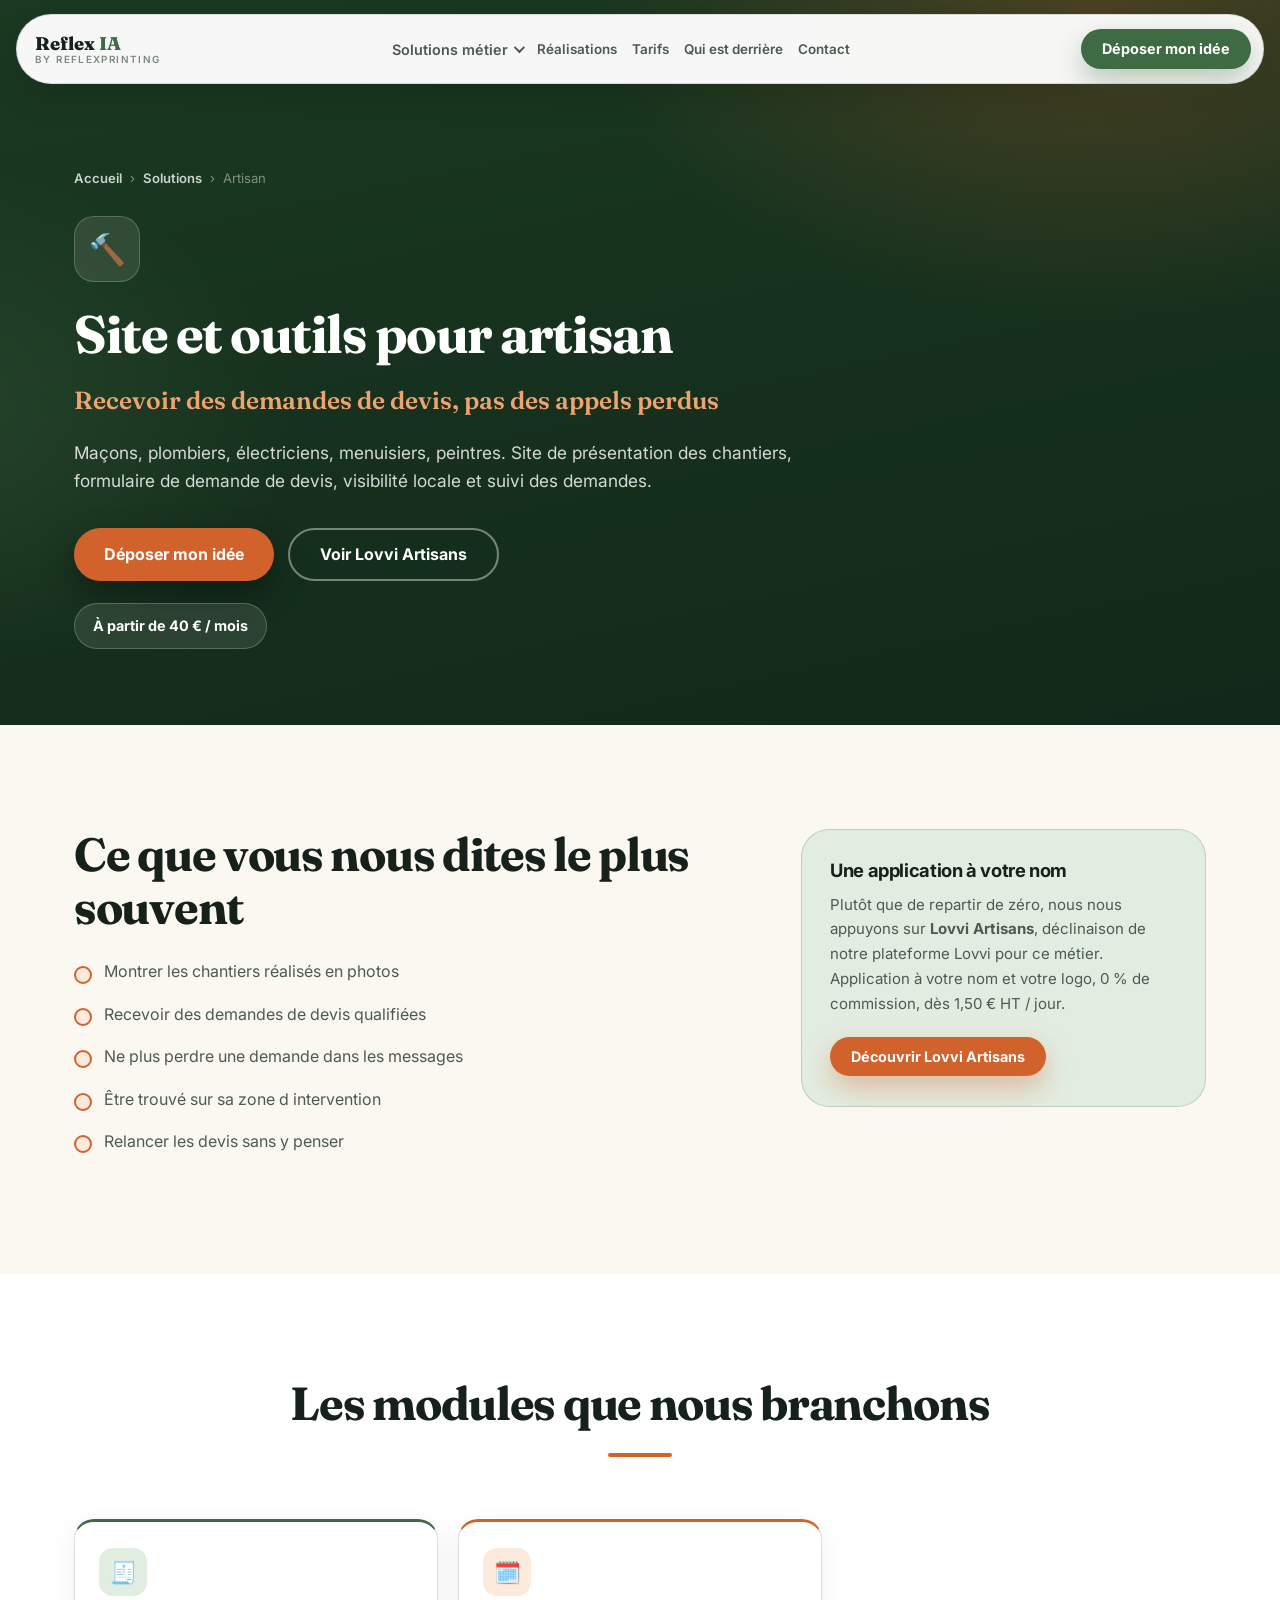
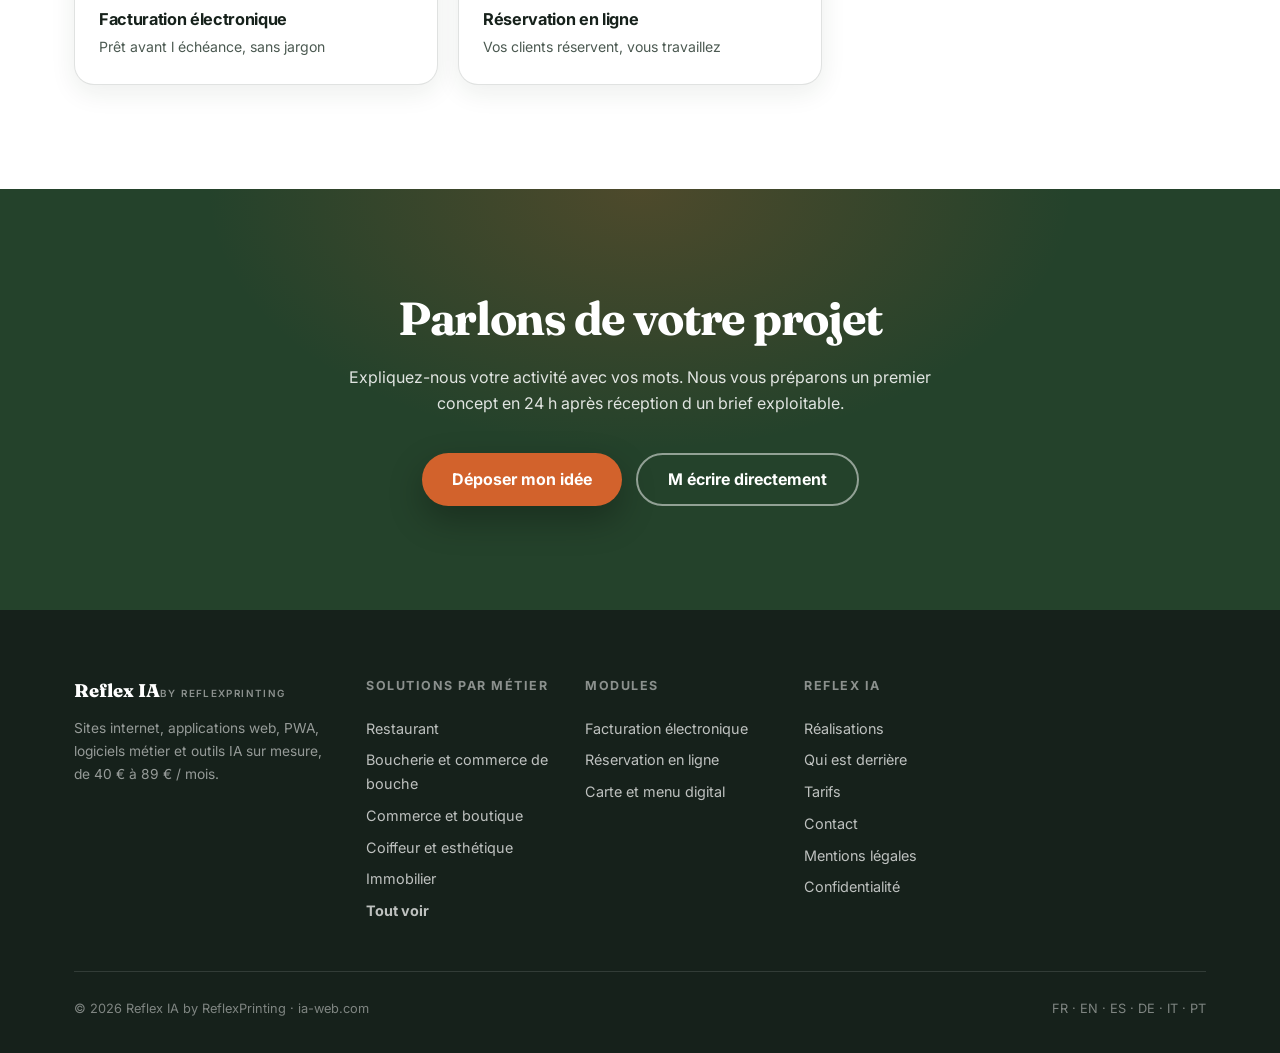
<file: artisan.html>
<!DOCTYPE html>
<html lang="fr">
<head>
<meta charset="UTF-8">
<meta name="viewport" content="width=device-width, initial-scale=1.0">
<title>Site et outils pour artisan | Reflex IA</title>
<meta name="description" content="Maçons, plombiers, électriciens, menuisiers, peintres. Site de présentation des chantiers, demande de devis, visibilité locale et suivi des demandes.">
<link rel="canonical" href="https://ia-web.com/artisan.html">
<meta name="robots" content="index,follow">
<meta property="og:type" content="article">
<meta property="og:url" content="https://ia-web.com/artisan.html">
<meta property="og:title" content="Site et outils pour artisan | Reflex IA">
<meta property="og:description" content="Présentation des chantiers, demande de devis, visibilité locale et suivi des demandes.">
<meta property="og:locale" content="fr_FR">
<link rel="preconnect" href="https://fonts.googleapis.com">
<link rel="preconnect" href="https://fonts.gstatic.com" crossorigin>
<link href="https://fonts.googleapis.com/css2?family=Inter:wght@400;500;600;700;800&family=Fraunces:opsz,wght@9..144,500;9..144,600;9..144,700&display=swap" rel="stylesheet">
<link rel="stylesheet" href="css/styles.css">
<link rel="stylesheet" href="css/pages.css">
</head>
<body class="page-solution">

<header class="header">
  <div class="header-inner">
    <a href="index.html" class="logo" aria-label="Reflex IA, accueil">
      <strong>Reflex <em>IA</em></strong>
      <span>by ReflexPrinting</span>
    </a>
    <nav class="nav" id="nav" aria-label="Navigation principale"></nav>
    <div class="header-actions">
      <a href="index.html#idee" class="btn btn-primary btn-sm">D&eacute;poser mon id&eacute;e</a>
      <button class="burger" id="burger" aria-label="Menu" aria-expanded="false"><span></span><span></span><span></span></button>
    </div>
  </div>
</header>


<section class="page-hero">
  <div class="container">
    <nav class="fil" aria-label="Fil d ariane">
      <a href="index.html">Accueil</a> <span>&rsaquo;</span>
      <a href="solutions.html">Solutions</a> <span>&rsaquo;</span>
      <span class="fil-actuel">Artisan</span>
    </nav>
    <span class="page-ico" aria-hidden="true">🔨</span>
    <h1>Site et outils pour artisan</h1>
    <p class="page-accroche">Recevoir des demandes de devis, pas des appels perdus</p>
    <p class="page-intro">Ma&ccedil;ons, plombiers, &eacute;lectriciens, menuisiers, peintres. Site de pr&eacute;sentation des chantiers, formulaire de demande de devis, visibilit&eacute; locale et suivi des demandes.</p>
    <div class="page-cta">
      <a href="index.html#idee" class="btn btn-primary">D&eacute;poser mon id&eacute;e</a>
      <a href="https://lovvi.fr/metiers/services" target="_blank" rel="noopener noreferrer" class="btn btn-ghost">Voir Lovvi Artisans</a>
    </div>
    <p class="page-prix">&Agrave; partir de 40 &euro; / mois</p>
  </div>
</section>

<section>
  <div class="container">
    <div class="split-txt">
      <div>
        <h2>Ce que vous nous dites le plus souvent</h2>
        <ul class="besoins">
        <li>Montrer les chantiers r&eacute;alis&eacute;s en photos</li>
        <li>Recevoir des demandes de devis qualifi&eacute;es</li>
        <li>Ne plus perdre une demande dans les messages</li>
        <li>&Ecirc;tre trouv&eacute; sur sa zone d intervention</li>
        <li>Relancer les devis sans y penser</li>
        </ul>
      </div>
      <div class="encart">
        <h3>Une application &agrave; votre nom</h3>
        <p>Plut&ocirc;t que de repartir de z&eacute;ro, nous nous appuyons sur <strong>Lovvi Artisans</strong>, d&eacute;clinaison de notre plateforme Lovvi pour ce m&eacute;tier. Application &agrave; votre nom et votre logo, 0 % de commission, d&egrave;s 1,50 &euro; HT / jour.</p>
        <a href="https://lovvi.fr/metiers/services" target="_blank" rel="noopener noreferrer" class="btn btn-terra btn-sm">D&eacute;couvrir Lovvi Artisans</a>
      </div>
    </div>
  </div>
</section>

<section class="section-light">
  <div class="container">
    <div class="section-head"><h2>Les modules que nous branchons</h2></div>
    <div class="mod-grid">
      <a class="mod-card" href="facturation-electronique.html"><span class="mod-ico">🧾</span><h3>Facturation &eacute;lectronique</h3><p>Pr&ecirc;t avant l &eacute;ch&eacute;ance, sans jargon</p></a>
      <a class="mod-card" href="reservation-en-ligne.html"><span class="mod-ico">🗓️</span><h3>R&eacute;servation en ligne</h3><p>Vos clients r&eacute;servent, vous travaillez</p></a>
    </div>
  </div>
</section>

<section class="final-cta">
  <div class="container">
    <h2>Parlons de votre projet</h2>
    <p>Expliquez-nous votre activit&eacute; avec vos mots. Nous vous pr&eacute;parons un premier concept en 24 h apr&egrave;s r&eacute;ception d un brief exploitable.</p>
    <div class="final-actions">
      <a href="index.html#idee" class="btn btn-primary">D&eacute;poser mon id&eacute;e</a>
      <a href="mailto:contact@reflexprinting.fr" class="btn btn-ghost">M &eacute;crire directement</a>
    </div>
  </div>
</section>


<footer class="footer">
  <div class="container">
    <div class="footer-grid">
      <div class="footer-brand">
        <a href="index.html" class="logo"><strong>Reflex <em>IA</em></strong><span>by ReflexPrinting</span></a>
        <p>Sites internet, applications web, PWA, logiciels m&eacute;tier et outils IA sur mesure, de 40 &euro; &agrave; 89 &euro; / mois.</p>
      </div>
      <div>
        <h4>Solutions par m&eacute;tier</h4>
        <a href="restaurant.html">Restaurant</a>
        <a href="boucherie-commerce-de-bouche.html">Boucherie et commerce de bouche</a>
        <a href="commerce.html">Commerce et boutique</a>
        <a href="coiffeur-esthetique.html">Coiffeur et esth&eacute;tique</a>
        <a href="immobilier.html">Immobilier</a>
        <a href="solutions.html"><strong>Tout voir</strong></a>
      </div>
      <div>
        <h4>Modules</h4>
        <a href="facturation-electronique.html">Facturation &eacute;lectronique</a>
        <a href="reservation-en-ligne.html">R&eacute;servation en ligne</a>
        <a href="carte-menu-digital.html">Carte et menu digital</a>
      </div>
      <div>
        <h4>Reflex IA</h4>
        <a href="index.html#realisations">R&eacute;alisations</a>
        <a href="index.html#qui">Qui est derri&egrave;re</a>
        <a href="index.html#tarifs">Tarifs</a>
        <a href="index.html#contact">Contact</a>
        <a href="mentions-legales.html">Mentions l&eacute;gales</a>
        <a href="confidentialite.html">Confidentialit&eacute;</a>
      </div>
    </div>
    <div class="footer-bottom">
      <span>&copy; <span id="year">2026</span> Reflex IA by ReflexPrinting &middot; ia-web.com</span>
      <span>FR &middot; EN &middot; ES &middot; DE &middot; IT &middot; PT</span>
    </div>
  </div>
</footer>

<script src="js/menu.js"></script>
</body>
</html>
</file>
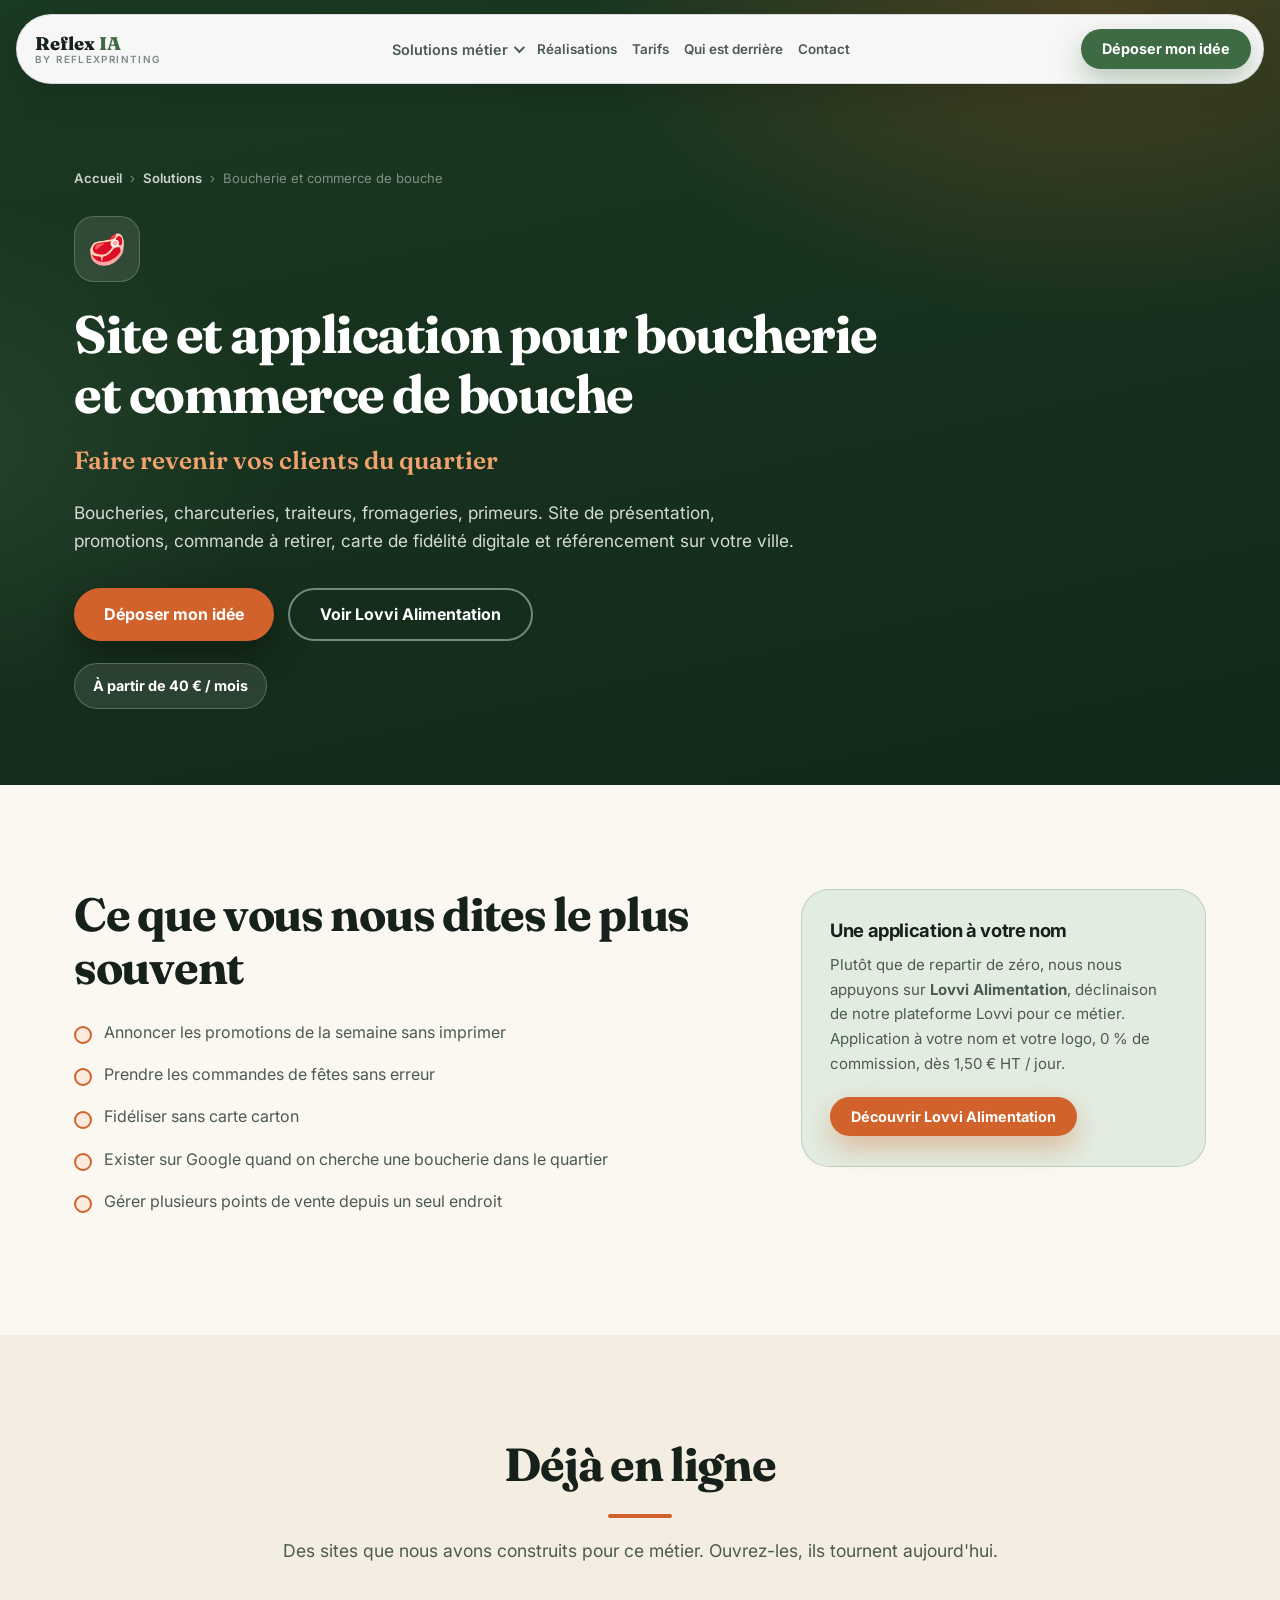
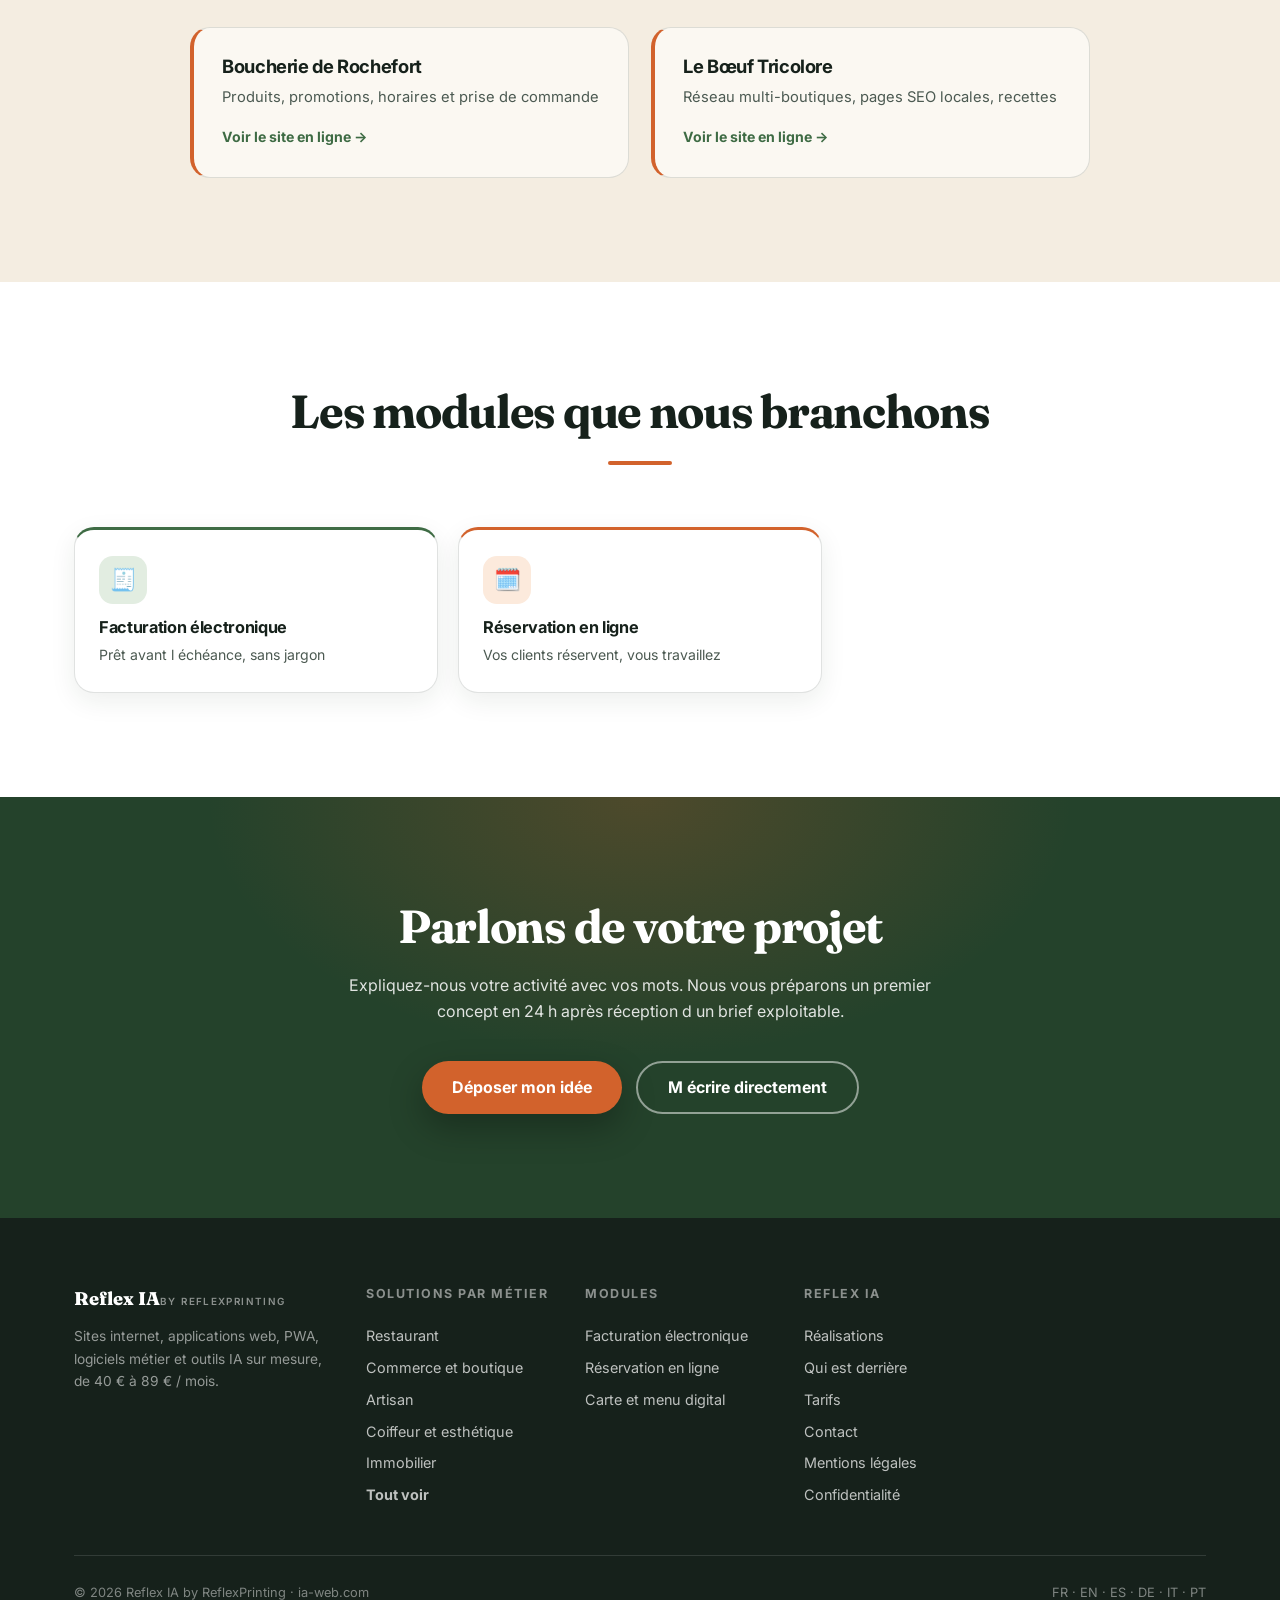
<file: boucherie-commerce-de-bouche.html>
<!DOCTYPE html>
<html lang="fr">
<head>
<meta charset="UTF-8">
<meta name="viewport" content="width=device-width, initial-scale=1.0">
<title>Site et application pour boucherie et commerce de bouche | Reflex IA</title>
<meta name="description" content="Boucheries, charcuteries, traiteurs, fromageries, primeurs. Site, promotions, commande à retirer, carte de fidélité digitale et référencement sur votre ville.">
<link rel="canonical" href="https://ia-web.com/boucherie-commerce-de-bouche.html">
<meta name="robots" content="index,follow">
<meta property="og:type" content="article">
<meta property="og:url" content="https://ia-web.com/boucherie-commerce-de-bouche.html">
<meta property="og:title" content="Site et application pour boucherie et commerce de bouche | Reflex IA">
<meta property="og:description" content="Boucheries, charcuteries, traiteurs, fromageries, primeurs. Promotions, commande à retirer, fidélité digitale et visibilité locale.">
<meta property="og:locale" content="fr_FR">
<link rel="preconnect" href="https://fonts.googleapis.com">
<link rel="preconnect" href="https://fonts.gstatic.com" crossorigin>
<link href="https://fonts.googleapis.com/css2?family=Inter:wght@400;500;600;700;800&family=Fraunces:opsz,wght@9..144,500;9..144,600;9..144,700&display=swap" rel="stylesheet">
<link rel="stylesheet" href="css/styles.css">
<link rel="stylesheet" href="css/pages.css">
</head>
<body class="page-solution">

<header class="header">
  <div class="header-inner">
    <a href="index.html" class="logo" aria-label="Reflex IA, accueil">
      <strong>Reflex <em>IA</em></strong>
      <span>by ReflexPrinting</span>
    </a>
    <nav class="nav" id="nav" aria-label="Navigation principale"></nav>
    <div class="header-actions">
      <a href="index.html#idee" class="btn btn-primary btn-sm">D&eacute;poser mon id&eacute;e</a>
      <button class="burger" id="burger" aria-label="Menu" aria-expanded="false"><span></span><span></span><span></span></button>
    </div>
  </div>
</header>


<section class="page-hero">
  <div class="container">
    <nav class="fil" aria-label="Fil d ariane">
      <a href="index.html">Accueil</a> <span>&rsaquo;</span>
      <a href="solutions.html">Solutions</a> <span>&rsaquo;</span>
      <span class="fil-actuel">Boucherie et commerce de bouche</span>
    </nav>
    <span class="page-ico" aria-hidden="true">🥩</span>
    <h1>Site et application pour boucherie et commerce de bouche</h1>
    <p class="page-accroche">Faire revenir vos clients du quartier</p>
    <p class="page-intro">Boucheries, charcuteries, traiteurs, fromageries, primeurs. Site de pr&eacute;sentation, promotions, commande &agrave; retirer, carte de fid&eacute;lit&eacute; digitale et r&eacute;f&eacute;rencement sur votre ville.</p>
    <div class="page-cta">
      <a href="index.html#idee" class="btn btn-primary">D&eacute;poser mon id&eacute;e</a>
      <a href="https://lovvi.fr/metiers/market" target="_blank" rel="noopener noreferrer" class="btn btn-ghost">Voir Lovvi Alimentation</a>
    </div>
    <p class="page-prix">&Agrave; partir de 40 &euro; / mois</p>
  </div>
</section>

<section>
  <div class="container">
    <div class="split-txt">
      <div>
        <h2>Ce que vous nous dites le plus souvent</h2>
        <ul class="besoins">
        <li>Annoncer les promotions de la semaine sans imprimer</li>
        <li>Prendre les commandes de f&ecirc;tes sans erreur</li>
        <li>Fid&eacute;liser sans carte carton</li>
        <li>Exister sur Google quand on cherche une boucherie dans le quartier</li>
        <li>G&eacute;rer plusieurs points de vente depuis un seul endroit</li>
        </ul>
      </div>
      <div class="encart">
        <h3>Une application &agrave; votre nom</h3>
        <p>Plut&ocirc;t que de repartir de z&eacute;ro, nous nous appuyons sur <strong>Lovvi Alimentation</strong>, d&eacute;clinaison de notre plateforme Lovvi pour ce m&eacute;tier. Application &agrave; votre nom et votre logo, 0 % de commission, d&egrave;s 1,50 &euro; HT / jour.</p>
        <a href="https://lovvi.fr/metiers/market" target="_blank" rel="noopener noreferrer" class="btn btn-terra btn-sm">D&eacute;couvrir Lovvi Alimentation</a>
      </div>
    </div>
  </div>
</section>

  <section class="section-refs">
    <div class="container">
      <div class="section-head"><h2>D&eacute;j&agrave; en ligne</h2>
      <p class="section-sub">Des sites que nous avons construits pour ce m&eacute;tier. Ouvrez-les, ils tournent aujourd'hui.</p></div>
      <div class="ref-grid">
      <a class="ref-card" href="https://www.boucherie-rochefort.fr/" target="_blank" rel="noopener noreferrer"><h3>Boucherie de Rochefort</h3><p>Produits, promotions, horaires et prise de commande</p><span class="ref-link">Voir le site en ligne &rarr;</span></a>
      <a class="ref-card" href="https://www.boucherie-le-boeuf-tricolore.fr/" target="_blank" rel="noopener noreferrer"><h3>Le B&oelig;uf Tricolore</h3><p>R&eacute;seau multi-boutiques, pages SEO locales, recettes</p><span class="ref-link">Voir le site en ligne &rarr;</span></a>
      </div>
    </div>
  </section>

<section class="section-light">
  <div class="container">
    <div class="section-head"><h2>Les modules que nous branchons</h2></div>
    <div class="mod-grid">
      <a class="mod-card" href="facturation-electronique.html"><span class="mod-ico">🧾</span><h3>Facturation &eacute;lectronique</h3><p>Pr&ecirc;t avant l &eacute;ch&eacute;ance, sans jargon</p></a>
      <a class="mod-card" href="reservation-en-ligne.html"><span class="mod-ico">🗓️</span><h3>R&eacute;servation en ligne</h3><p>Vos clients r&eacute;servent, vous travaillez</p></a>
    </div>
  </div>
</section>

<section class="final-cta">
  <div class="container">
    <h2>Parlons de votre projet</h2>
    <p>Expliquez-nous votre activit&eacute; avec vos mots. Nous vous pr&eacute;parons un premier concept en 24 h apr&egrave;s r&eacute;ception d un brief exploitable.</p>
    <div class="final-actions">
      <a href="index.html#idee" class="btn btn-primary">D&eacute;poser mon id&eacute;e</a>
      <a href="mailto:contact@reflexprinting.fr" class="btn btn-ghost">M &eacute;crire directement</a>
    </div>
  </div>
</section>


<footer class="footer">
  <div class="container">
    <div class="footer-grid">
      <div class="footer-brand">
        <a href="index.html" class="logo"><strong>Reflex <em>IA</em></strong><span>by ReflexPrinting</span></a>
        <p>Sites internet, applications web, PWA, logiciels m&eacute;tier et outils IA sur mesure, de 40 &euro; &agrave; 89 &euro; / mois.</p>
      </div>
      <div>
        <h4>Solutions par m&eacute;tier</h4>
        <a href="restaurant.html">Restaurant</a>
        <a href="commerce.html">Commerce et boutique</a>
        <a href="artisan.html">Artisan</a>
        <a href="coiffeur-esthetique.html">Coiffeur et esth&eacute;tique</a>
        <a href="immobilier.html">Immobilier</a>
        <a href="solutions.html"><strong>Tout voir</strong></a>
      </div>
      <div>
        <h4>Modules</h4>
        <a href="facturation-electronique.html">Facturation &eacute;lectronique</a>
        <a href="reservation-en-ligne.html">R&eacute;servation en ligne</a>
        <a href="carte-menu-digital.html">Carte et menu digital</a>
      </div>
      <div>
        <h4>Reflex IA</h4>
        <a href="index.html#realisations">R&eacute;alisations</a>
        <a href="index.html#qui">Qui est derri&egrave;re</a>
        <a href="index.html#tarifs">Tarifs</a>
        <a href="index.html#contact">Contact</a>
        <a href="mentions-legales.html">Mentions l&eacute;gales</a>
        <a href="confidentialite.html">Confidentialit&eacute;</a>
      </div>
    </div>
    <div class="footer-bottom">
      <span>&copy; <span id="year">2026</span> Reflex IA by ReflexPrinting &middot; ia-web.com</span>
      <span>FR &middot; EN &middot; ES &middot; DE &middot; IT &middot; PT</span>
    </div>
  </div>
</footer>

<script src="js/menu.js"></script>
</body>
</html>
</file>
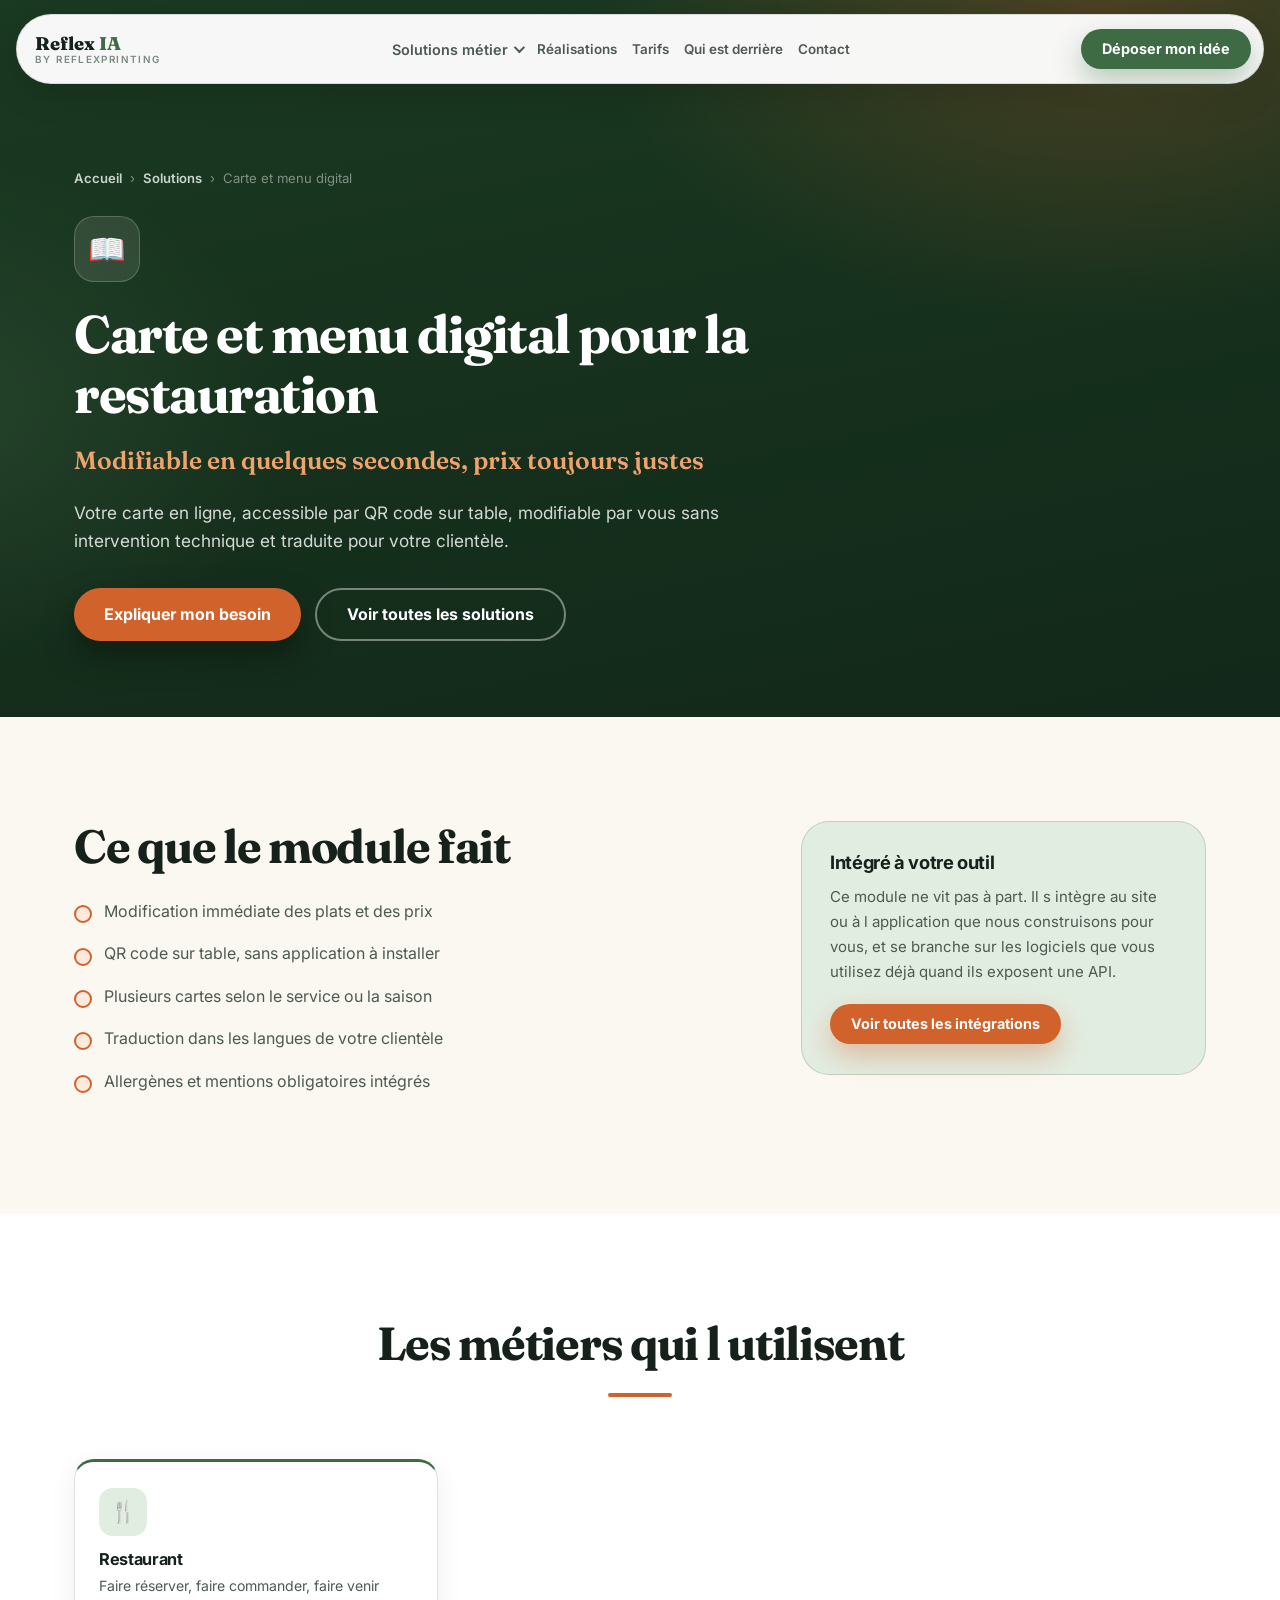
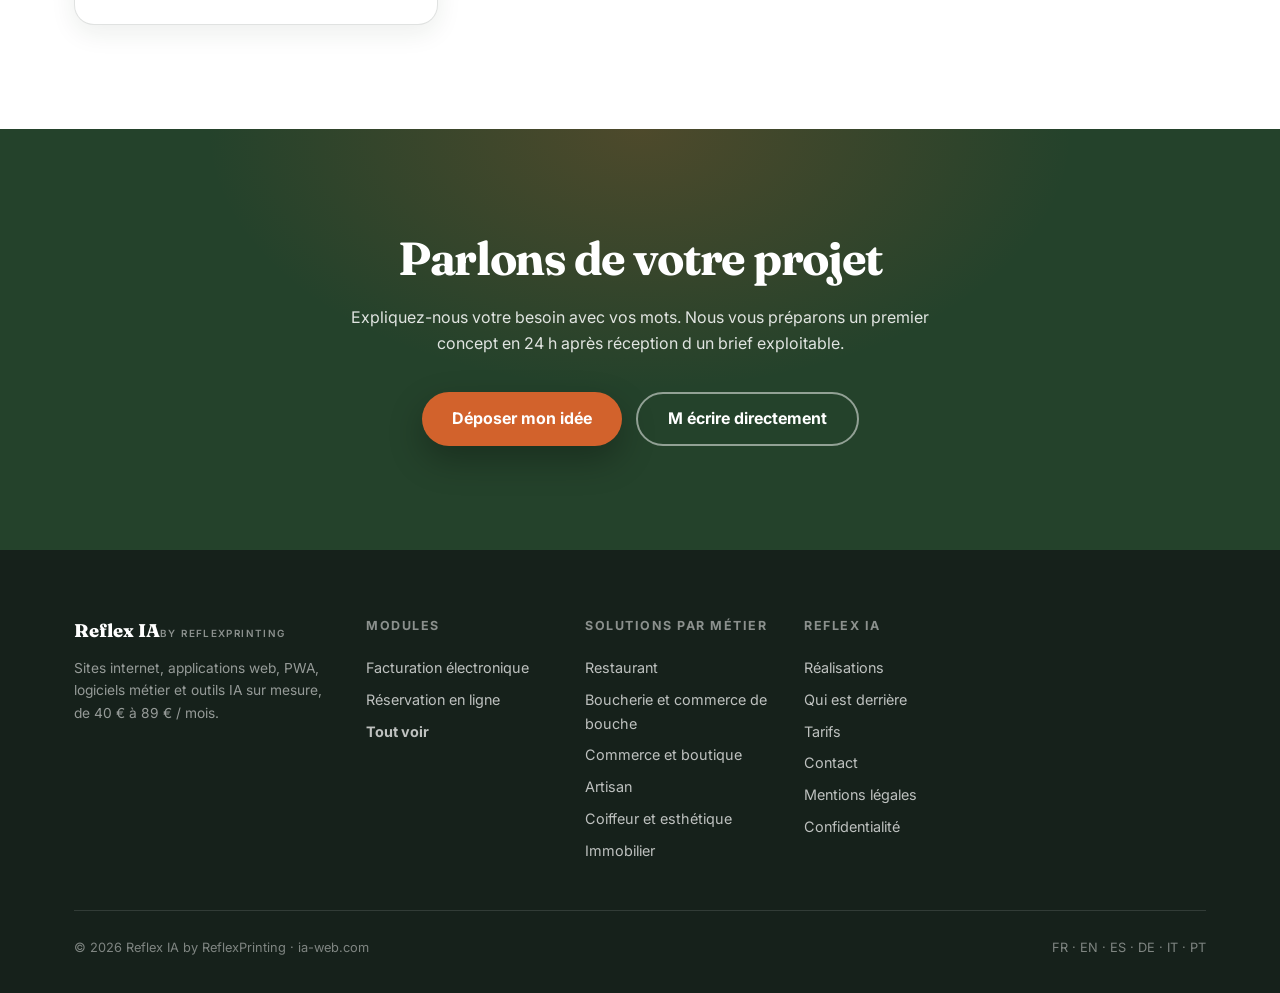
<file: carte-menu-digital.html>
<!DOCTYPE html>
<html lang="fr">
<head>
<meta charset="UTF-8">
<meta name="viewport" content="width=device-width, initial-scale=1.0">
<title>Carte et menu digital pour la restauration | Reflex IA</title>
<meta name="description" content="Votre carte en ligne, accessible par QR code sur table, modifiable par vous sans intervention technique et traduite pour votre clientèle.">
<link rel="canonical" href="https://ia-web.com/carte-menu-digital.html">
<meta name="robots" content="index,follow">
<meta property="og:type" content="article">
<meta property="og:url" content="https://ia-web.com/carte-menu-digital.html">
<meta property="og:title" content="Carte et menu digital pour la restauration | Reflex IA">
<meta property="og:description" content="Carte en ligne, QR code sur table, modifiable sans intervention technique et traduite.">
<meta property="og:locale" content="fr_FR">
<link rel="preconnect" href="https://fonts.googleapis.com">
<link rel="preconnect" href="https://fonts.gstatic.com" crossorigin>
<link href="https://fonts.googleapis.com/css2?family=Inter:wght@400;500;600;700;800&family=Fraunces:opsz,wght@9..144,500;9..144,600;9..144,700&display=swap" rel="stylesheet">
<link rel="stylesheet" href="css/styles.css">
<link rel="stylesheet" href="css/pages.css">
</head>
<body class="page-solution">

<header class="header">
  <div class="header-inner">
    <a href="index.html" class="logo" aria-label="Reflex IA, accueil">
      <strong>Reflex <em>IA</em></strong>
      <span>by ReflexPrinting</span>
    </a>
    <nav class="nav" id="nav" aria-label="Navigation principale"></nav>
    <div class="header-actions">
      <a href="index.html#idee" class="btn btn-primary btn-sm">D&eacute;poser mon id&eacute;e</a>
      <button class="burger" id="burger" aria-label="Menu" aria-expanded="false"><span></span><span></span><span></span></button>
    </div>
  </div>
</header>


<section class="page-hero">
  <div class="container">
    <nav class="fil" aria-label="Fil d ariane">
      <a href="index.html">Accueil</a> <span>&rsaquo;</span>
      <a href="solutions.html">Solutions</a> <span>&rsaquo;</span>
      <span class="fil-actuel">Carte et menu digital</span>
    </nav>
    <span class="page-ico" aria-hidden="true">📖</span>
    <h1>Carte et menu digital pour la restauration</h1>
    <p class="page-accroche">Modifiable en quelques secondes, prix toujours justes</p>
    <p class="page-intro">Votre carte en ligne, accessible par QR code sur table, modifiable par vous sans intervention technique et traduite pour votre client&egrave;le.</p>
    <div class="page-cta">
      <a href="index.html#idee" class="btn btn-primary">Expliquer mon besoin</a>
      <a href="solutions.html" class="btn btn-ghost">Voir toutes les solutions</a>
    </div>
  </div>
</section>

<section>
  <div class="container">
    <div class="split-txt">
      <div>
        <h2>Ce que le module fait</h2>
        <ul class="besoins">
        <li>Modification imm&eacute;diate des plats et des prix</li>
        <li>QR code sur table, sans application &agrave; installer</li>
        <li>Plusieurs cartes selon le service ou la saison</li>
        <li>Traduction dans les langues de votre client&egrave;le</li>
        <li>Allerg&egrave;nes et mentions obligatoires int&eacute;gr&eacute;s</li>
        </ul>
      </div>
      <div class="encart">
        <h3>Int&eacute;gr&eacute; &agrave; votre outil</h3>
        <p>Ce module ne vit pas &agrave; part. Il s int&egrave;gre au site ou &agrave; l application que nous construisons pour vous, et se branche sur les logiciels que vous utilisez d&eacute;j&agrave; quand ils exposent une API.</p>
        <a href="index.html#technique" class="btn btn-terra btn-sm">Voir toutes les int&eacute;grations</a>
      </div>
    </div>
  </div>
</section>

<section class="section-light">
  <div class="container">
    <div class="section-head"><h2>Les m&eacute;tiers qui l utilisent</h2></div>
    <div class="mod-grid">
      <a class="mod-card" href="restaurant.html"><span class="mod-ico">🍴</span><h3>Restaurant</h3><p>Faire r&eacute;server, faire commander, faire venir</p></a>
    </div>
  </div>
</section>

<section class="final-cta">
  <div class="container">
    <h2>Parlons de votre projet</h2>
    <p>Expliquez-nous votre besoin avec vos mots. Nous vous pr&eacute;parons un premier concept en 24 h apr&egrave;s r&eacute;ception d un brief exploitable.</p>
    <div class="final-actions">
      <a href="index.html#idee" class="btn btn-primary">D&eacute;poser mon id&eacute;e</a>
      <a href="mailto:contact@reflexprinting.fr" class="btn btn-ghost">M &eacute;crire directement</a>
    </div>
  </div>
</section>


<footer class="footer">
  <div class="container">
    <div class="footer-grid">
      <div class="footer-brand">
        <a href="index.html" class="logo"><strong>Reflex <em>IA</em></strong><span>by ReflexPrinting</span></a>
        <p>Sites internet, applications web, PWA, logiciels m&eacute;tier et outils IA sur mesure, de 40 &euro; &agrave; 89 &euro; / mois.</p>
      </div>
      <div>
        <h4>Modules</h4>
        <a href="facturation-electronique.html">Facturation &eacute;lectronique</a>
        <a href="reservation-en-ligne.html">R&eacute;servation en ligne</a>
        <a href="solutions.html"><strong>Tout voir</strong></a>
      </div>
      <div>
        <h4>Solutions par m&eacute;tier</h4>
        <a href="restaurant.html">Restaurant</a>
        <a href="boucherie-commerce-de-bouche.html">Boucherie et commerce de bouche</a>
        <a href="commerce.html">Commerce et boutique</a>
        <a href="artisan.html">Artisan</a>
        <a href="coiffeur-esthetique.html">Coiffeur et esth&eacute;tique</a>
        <a href="immobilier.html">Immobilier</a>
      </div>
      <div>
        <h4>Reflex IA</h4>
        <a href="index.html#realisations">R&eacute;alisations</a>
        <a href="index.html#qui">Qui est derri&egrave;re</a>
        <a href="index.html#tarifs">Tarifs</a>
        <a href="index.html#contact">Contact</a>
        <a href="mentions-legales.html">Mentions l&eacute;gales</a>
        <a href="confidentialite.html">Confidentialit&eacute;</a>
      </div>
    </div>
    <div class="footer-bottom">
      <span>&copy; <span id="year">2026</span> Reflex IA by ReflexPrinting &middot; ia-web.com</span>
      <span>FR &middot; EN &middot; ES &middot; DE &middot; IT &middot; PT</span>
    </div>
  </div>
</footer>

<script src="js/menu.js"></script>
</body>
</html>
</file>
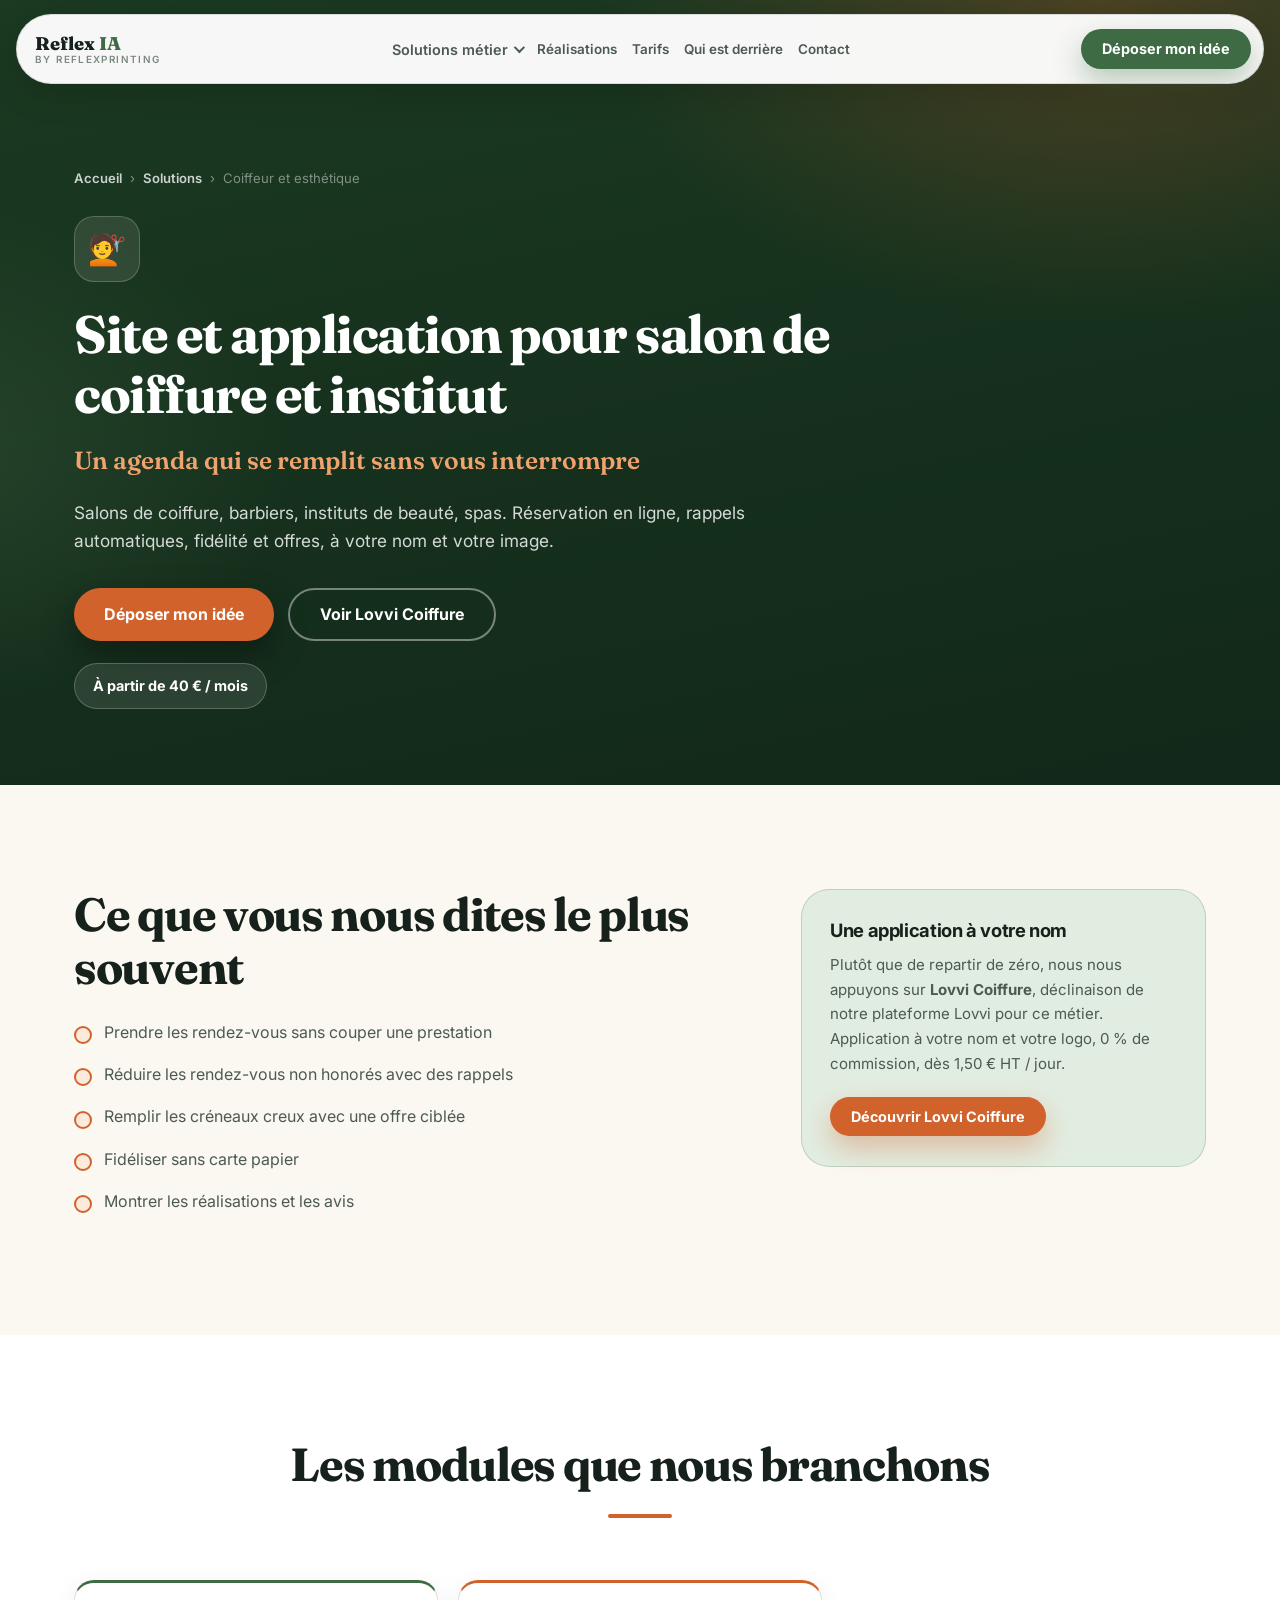
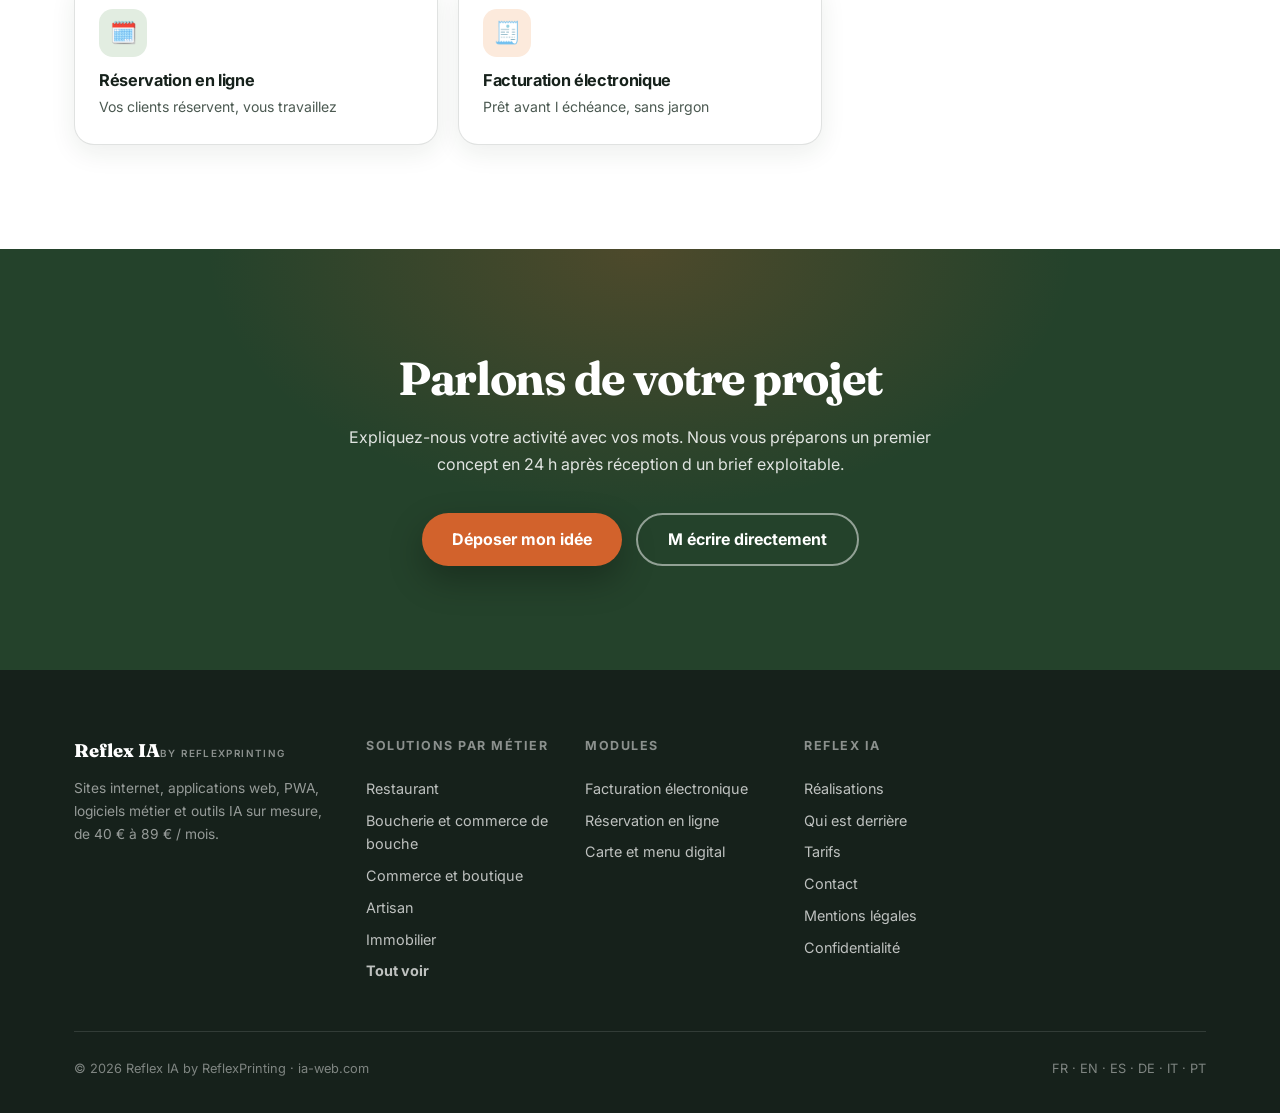
<file: coiffeur-esthetique.html>
<!DOCTYPE html>
<html lang="fr">
<head>
<meta charset="UTF-8">
<meta name="viewport" content="width=device-width, initial-scale=1.0">
<title>Site et application pour salon de coiffure et institut | Reflex IA</title>
<meta name="description" content="Salons de coiffure, barbiers, instituts de beauté, spas. Réservation en ligne, rappels automatiques, fidélité et offres, à votre nom et votre image.">
<link rel="canonical" href="https://ia-web.com/coiffeur-esthetique.html">
<meta name="robots" content="index,follow">
<meta property="og:type" content="article">
<meta property="og:url" content="https://ia-web.com/coiffeur-esthetique.html">
<meta property="og:title" content="Site et application pour salon de coiffure et institut | Reflex IA">
<meta property="og:description" content="Réservation en ligne, rappels automatiques, fidélité et offres pour salons et instituts.">
<meta property="og:locale" content="fr_FR">
<link rel="preconnect" href="https://fonts.googleapis.com">
<link rel="preconnect" href="https://fonts.gstatic.com" crossorigin>
<link href="https://fonts.googleapis.com/css2?family=Inter:wght@400;500;600;700;800&family=Fraunces:opsz,wght@9..144,500;9..144,600;9..144,700&display=swap" rel="stylesheet">
<link rel="stylesheet" href="css/styles.css">
<link rel="stylesheet" href="css/pages.css">
</head>
<body class="page-solution">

<header class="header">
  <div class="header-inner">
    <a href="index.html" class="logo" aria-label="Reflex IA, accueil">
      <strong>Reflex <em>IA</em></strong>
      <span>by ReflexPrinting</span>
    </a>
    <nav class="nav" id="nav" aria-label="Navigation principale"></nav>
    <div class="header-actions">
      <a href="index.html#idee" class="btn btn-primary btn-sm">D&eacute;poser mon id&eacute;e</a>
      <button class="burger" id="burger" aria-label="Menu" aria-expanded="false"><span></span><span></span><span></span></button>
    </div>
  </div>
</header>


<section class="page-hero">
  <div class="container">
    <nav class="fil" aria-label="Fil d ariane">
      <a href="index.html">Accueil</a> <span>&rsaquo;</span>
      <a href="solutions.html">Solutions</a> <span>&rsaquo;</span>
      <span class="fil-actuel">Coiffeur et esth&eacute;tique</span>
    </nav>
    <span class="page-ico" aria-hidden="true">💇</span>
    <h1>Site et application pour salon de coiffure et institut</h1>
    <p class="page-accroche">Un agenda qui se remplit sans vous interrompre</p>
    <p class="page-intro">Salons de coiffure, barbiers, instituts de beaut&eacute;, spas. R&eacute;servation en ligne, rappels automatiques, fid&eacute;lit&eacute; et offres, &agrave; votre nom et votre image.</p>
    <div class="page-cta">
      <a href="index.html#idee" class="btn btn-primary">D&eacute;poser mon id&eacute;e</a>
      <a href="https://lovvi.fr/metiers/hair" target="_blank" rel="noopener noreferrer" class="btn btn-ghost">Voir Lovvi Coiffure</a>
    </div>
    <p class="page-prix">&Agrave; partir de 40 &euro; / mois</p>
  </div>
</section>

<section>
  <div class="container">
    <div class="split-txt">
      <div>
        <h2>Ce que vous nous dites le plus souvent</h2>
        <ul class="besoins">
        <li>Prendre les rendez-vous sans couper une prestation</li>
        <li>R&eacute;duire les rendez-vous non honor&eacute;s avec des rappels</li>
        <li>Remplir les cr&eacute;neaux creux avec une offre cibl&eacute;e</li>
        <li>Fid&eacute;liser sans carte papier</li>
        <li>Montrer les r&eacute;alisations et les avis</li>
        </ul>
      </div>
      <div class="encart">
        <h3>Une application &agrave; votre nom</h3>
        <p>Plut&ocirc;t que de repartir de z&eacute;ro, nous nous appuyons sur <strong>Lovvi Coiffure</strong>, d&eacute;clinaison de notre plateforme Lovvi pour ce m&eacute;tier. Application &agrave; votre nom et votre logo, 0 % de commission, d&egrave;s 1,50 &euro; HT / jour.</p>
        <a href="https://lovvi.fr/metiers/hair" target="_blank" rel="noopener noreferrer" class="btn btn-terra btn-sm">D&eacute;couvrir Lovvi Coiffure</a>
      </div>
    </div>
  </div>
</section>

<section class="section-light">
  <div class="container">
    <div class="section-head"><h2>Les modules que nous branchons</h2></div>
    <div class="mod-grid">
      <a class="mod-card" href="reservation-en-ligne.html"><span class="mod-ico">🗓️</span><h3>R&eacute;servation en ligne</h3><p>Vos clients r&eacute;servent, vous travaillez</p></a>
      <a class="mod-card" href="facturation-electronique.html"><span class="mod-ico">🧾</span><h3>Facturation &eacute;lectronique</h3><p>Pr&ecirc;t avant l &eacute;ch&eacute;ance, sans jargon</p></a>
    </div>
  </div>
</section>

<section class="final-cta">
  <div class="container">
    <h2>Parlons de votre projet</h2>
    <p>Expliquez-nous votre activit&eacute; avec vos mots. Nous vous pr&eacute;parons un premier concept en 24 h apr&egrave;s r&eacute;ception d un brief exploitable.</p>
    <div class="final-actions">
      <a href="index.html#idee" class="btn btn-primary">D&eacute;poser mon id&eacute;e</a>
      <a href="mailto:contact@reflexprinting.fr" class="btn btn-ghost">M &eacute;crire directement</a>
    </div>
  </div>
</section>


<footer class="footer">
  <div class="container">
    <div class="footer-grid">
      <div class="footer-brand">
        <a href="index.html" class="logo"><strong>Reflex <em>IA</em></strong><span>by ReflexPrinting</span></a>
        <p>Sites internet, applications web, PWA, logiciels m&eacute;tier et outils IA sur mesure, de 40 &euro; &agrave; 89 &euro; / mois.</p>
      </div>
      <div>
        <h4>Solutions par m&eacute;tier</h4>
        <a href="restaurant.html">Restaurant</a>
        <a href="boucherie-commerce-de-bouche.html">Boucherie et commerce de bouche</a>
        <a href="commerce.html">Commerce et boutique</a>
        <a href="artisan.html">Artisan</a>
        <a href="immobilier.html">Immobilier</a>
        <a href="solutions.html"><strong>Tout voir</strong></a>
      </div>
      <div>
        <h4>Modules</h4>
        <a href="facturation-electronique.html">Facturation &eacute;lectronique</a>
        <a href="reservation-en-ligne.html">R&eacute;servation en ligne</a>
        <a href="carte-menu-digital.html">Carte et menu digital</a>
      </div>
      <div>
        <h4>Reflex IA</h4>
        <a href="index.html#realisations">R&eacute;alisations</a>
        <a href="index.html#qui">Qui est derri&egrave;re</a>
        <a href="index.html#tarifs">Tarifs</a>
        <a href="index.html#contact">Contact</a>
        <a href="mentions-legales.html">Mentions l&eacute;gales</a>
        <a href="confidentialite.html">Confidentialit&eacute;</a>
      </div>
    </div>
    <div class="footer-bottom">
      <span>&copy; <span id="year">2026</span> Reflex IA by ReflexPrinting &middot; ia-web.com</span>
      <span>FR &middot; EN &middot; ES &middot; DE &middot; IT &middot; PT</span>
    </div>
  </div>
</footer>

<script src="js/menu.js"></script>
</body>
</html>
</file>
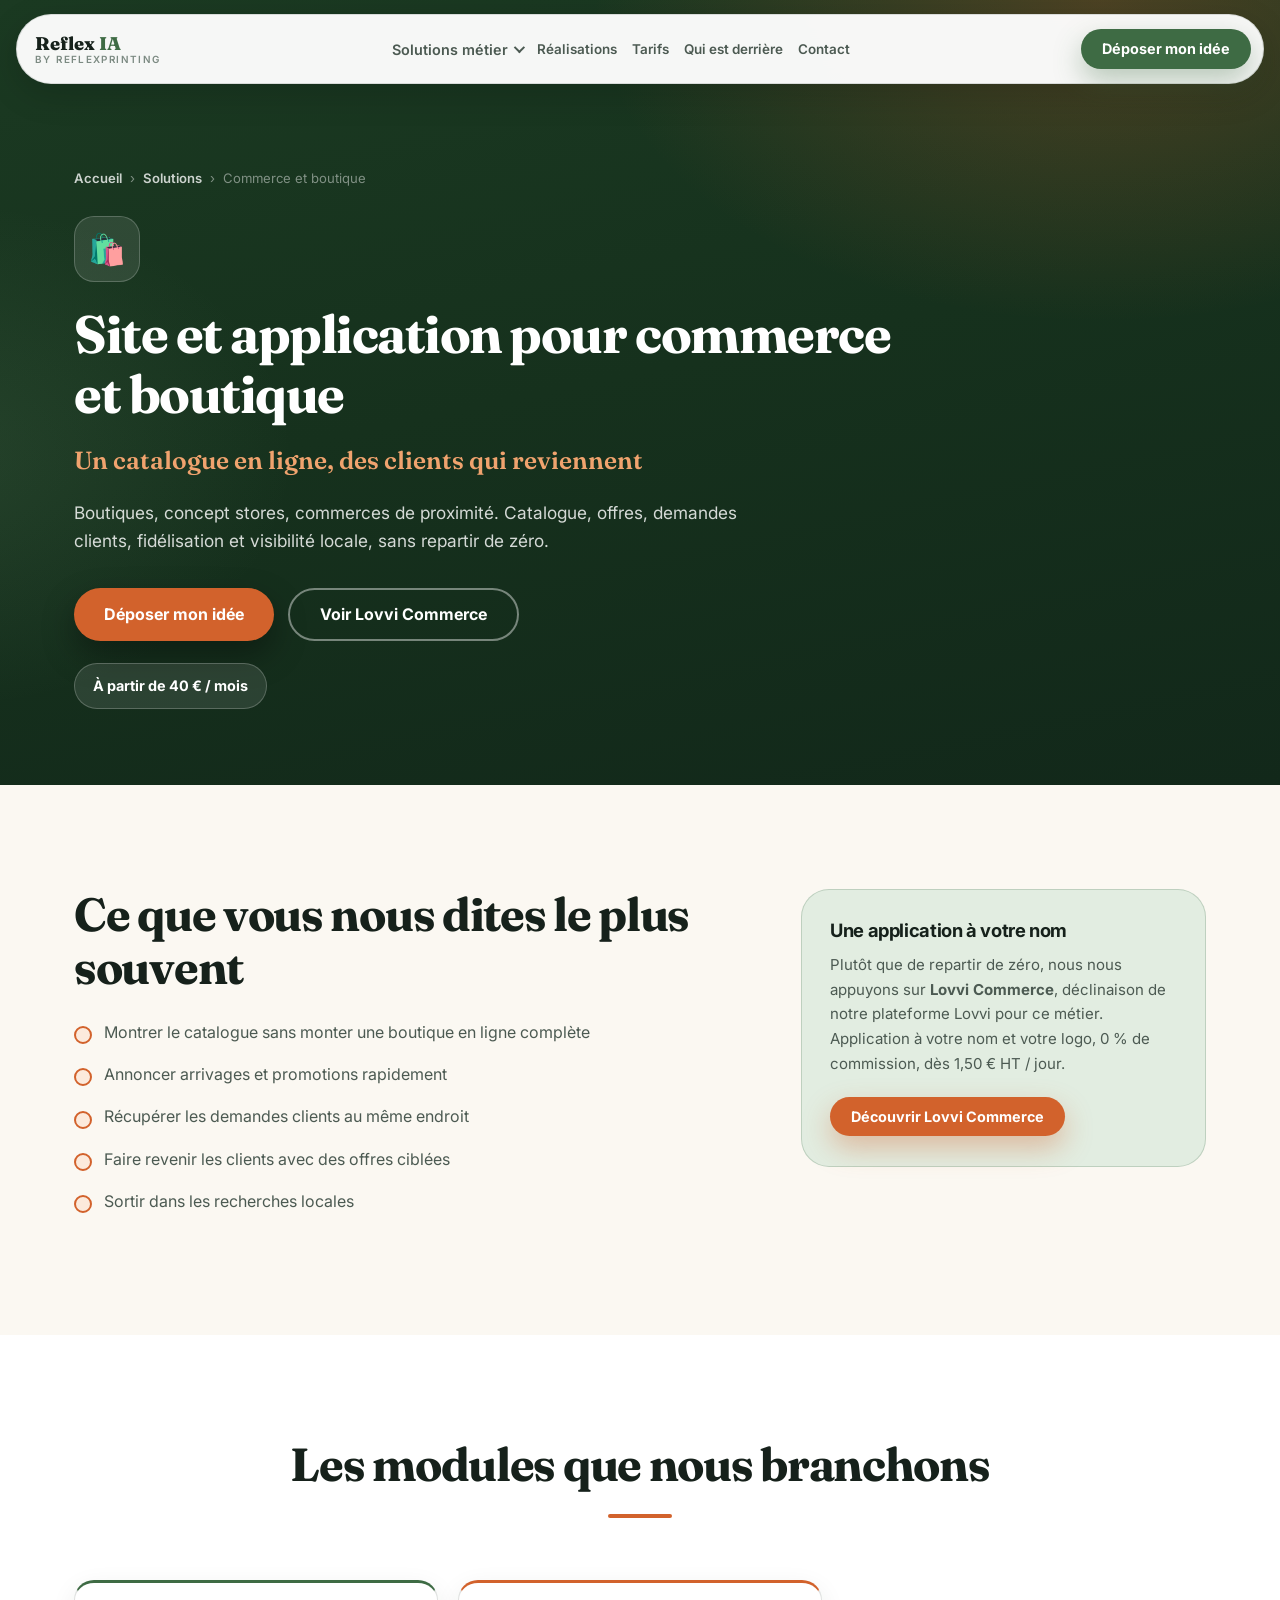
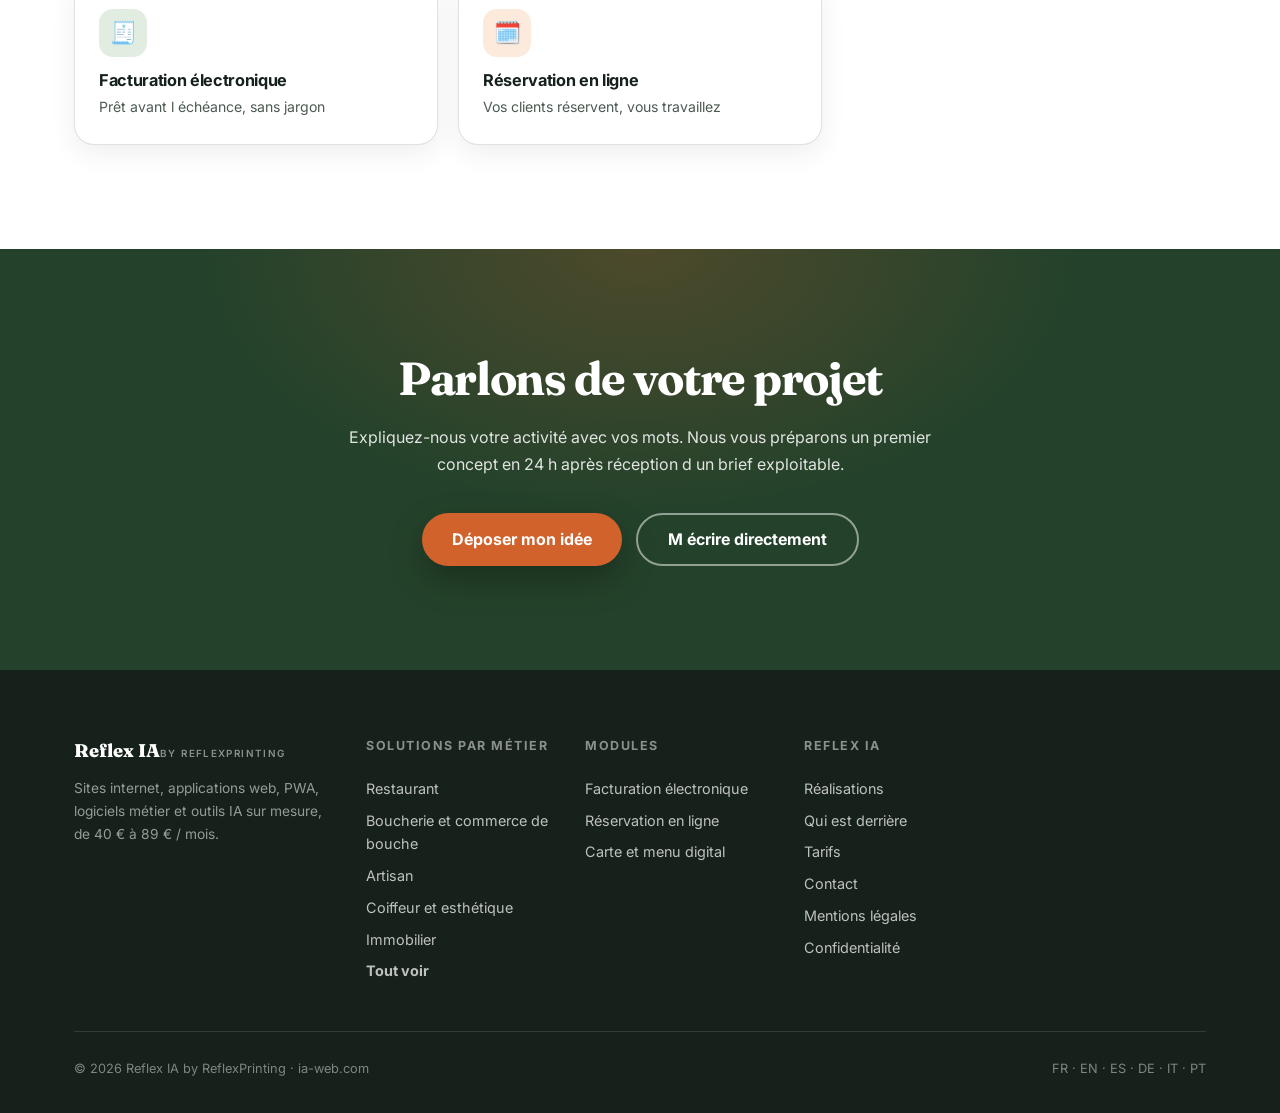
<file: commerce.html>
<!DOCTYPE html>
<html lang="fr">
<head>
<meta charset="UTF-8">
<meta name="viewport" content="width=device-width, initial-scale=1.0">
<title>Site et application pour commerce et boutique | Reflex IA</title>
<meta name="description" content="Boutiques, concept stores, commerces de proximité. Catalogue, offres, demandes clients, fidélisation et visibilité locale, sans repartir de zéro.">
<link rel="canonical" href="https://ia-web.com/commerce.html">
<meta name="robots" content="index,follow">
<meta property="og:type" content="article">
<meta property="og:url" content="https://ia-web.com/commerce.html">
<meta property="og:title" content="Site et application pour commerce et boutique | Reflex IA">
<meta property="og:description" content="Catalogue, offres, demandes clients, fidélisation et visibilité locale pour les commerces de proximité.">
<meta property="og:locale" content="fr_FR">
<link rel="preconnect" href="https://fonts.googleapis.com">
<link rel="preconnect" href="https://fonts.gstatic.com" crossorigin>
<link href="https://fonts.googleapis.com/css2?family=Inter:wght@400;500;600;700;800&family=Fraunces:opsz,wght@9..144,500;9..144,600;9..144,700&display=swap" rel="stylesheet">
<link rel="stylesheet" href="css/styles.css">
<link rel="stylesheet" href="css/pages.css">
</head>
<body class="page-solution">

<header class="header">
  <div class="header-inner">
    <a href="index.html" class="logo" aria-label="Reflex IA, accueil">
      <strong>Reflex <em>IA</em></strong>
      <span>by ReflexPrinting</span>
    </a>
    <nav class="nav" id="nav" aria-label="Navigation principale"></nav>
    <div class="header-actions">
      <a href="index.html#idee" class="btn btn-primary btn-sm">D&eacute;poser mon id&eacute;e</a>
      <button class="burger" id="burger" aria-label="Menu" aria-expanded="false"><span></span><span></span><span></span></button>
    </div>
  </div>
</header>


<section class="page-hero">
  <div class="container">
    <nav class="fil" aria-label="Fil d ariane">
      <a href="index.html">Accueil</a> <span>&rsaquo;</span>
      <a href="solutions.html">Solutions</a> <span>&rsaquo;</span>
      <span class="fil-actuel">Commerce et boutique</span>
    </nav>
    <span class="page-ico" aria-hidden="true">🛍️</span>
    <h1>Site et application pour commerce et boutique</h1>
    <p class="page-accroche">Un catalogue en ligne, des clients qui reviennent</p>
    <p class="page-intro">Boutiques, concept stores, commerces de proximit&eacute;. Catalogue, offres, demandes clients, fid&eacute;lisation et visibilit&eacute; locale, sans repartir de z&eacute;ro.</p>
    <div class="page-cta">
      <a href="index.html#idee" class="btn btn-primary">D&eacute;poser mon id&eacute;e</a>
      <a href="https://lovvi.fr/metiers/shop" target="_blank" rel="noopener noreferrer" class="btn btn-ghost">Voir Lovvi Commerce</a>
    </div>
    <p class="page-prix">&Agrave; partir de 40 &euro; / mois</p>
  </div>
</section>

<section>
  <div class="container">
    <div class="split-txt">
      <div>
        <h2>Ce que vous nous dites le plus souvent</h2>
        <ul class="besoins">
        <li>Montrer le catalogue sans monter une boutique en ligne compl&egrave;te</li>
        <li>Annoncer arrivages et promotions rapidement</li>
        <li>R&eacute;cup&eacute;rer les demandes clients au m&ecirc;me endroit</li>
        <li>Faire revenir les clients avec des offres cibl&eacute;es</li>
        <li>Sortir dans les recherches locales</li>
        </ul>
      </div>
      <div class="encart">
        <h3>Une application &agrave; votre nom</h3>
        <p>Plut&ocirc;t que de repartir de z&eacute;ro, nous nous appuyons sur <strong>Lovvi Commerce</strong>, d&eacute;clinaison de notre plateforme Lovvi pour ce m&eacute;tier. Application &agrave; votre nom et votre logo, 0 % de commission, d&egrave;s 1,50 &euro; HT / jour.</p>
        <a href="https://lovvi.fr/metiers/shop" target="_blank" rel="noopener noreferrer" class="btn btn-terra btn-sm">D&eacute;couvrir Lovvi Commerce</a>
      </div>
    </div>
  </div>
</section>

<section class="section-light">
  <div class="container">
    <div class="section-head"><h2>Les modules que nous branchons</h2></div>
    <div class="mod-grid">
      <a class="mod-card" href="facturation-electronique.html"><span class="mod-ico">🧾</span><h3>Facturation &eacute;lectronique</h3><p>Pr&ecirc;t avant l &eacute;ch&eacute;ance, sans jargon</p></a>
      <a class="mod-card" href="reservation-en-ligne.html"><span class="mod-ico">🗓️</span><h3>R&eacute;servation en ligne</h3><p>Vos clients r&eacute;servent, vous travaillez</p></a>
    </div>
  </div>
</section>

<section class="final-cta">
  <div class="container">
    <h2>Parlons de votre projet</h2>
    <p>Expliquez-nous votre activit&eacute; avec vos mots. Nous vous pr&eacute;parons un premier concept en 24 h apr&egrave;s r&eacute;ception d un brief exploitable.</p>
    <div class="final-actions">
      <a href="index.html#idee" class="btn btn-primary">D&eacute;poser mon id&eacute;e</a>
      <a href="mailto:contact@reflexprinting.fr" class="btn btn-ghost">M &eacute;crire directement</a>
    </div>
  </div>
</section>


<footer class="footer">
  <div class="container">
    <div class="footer-grid">
      <div class="footer-brand">
        <a href="index.html" class="logo"><strong>Reflex <em>IA</em></strong><span>by ReflexPrinting</span></a>
        <p>Sites internet, applications web, PWA, logiciels m&eacute;tier et outils IA sur mesure, de 40 &euro; &agrave; 89 &euro; / mois.</p>
      </div>
      <div>
        <h4>Solutions par m&eacute;tier</h4>
        <a href="restaurant.html">Restaurant</a>
        <a href="boucherie-commerce-de-bouche.html">Boucherie et commerce de bouche</a>
        <a href="artisan.html">Artisan</a>
        <a href="coiffeur-esthetique.html">Coiffeur et esth&eacute;tique</a>
        <a href="immobilier.html">Immobilier</a>
        <a href="solutions.html"><strong>Tout voir</strong></a>
      </div>
      <div>
        <h4>Modules</h4>
        <a href="facturation-electronique.html">Facturation &eacute;lectronique</a>
        <a href="reservation-en-ligne.html">R&eacute;servation en ligne</a>
        <a href="carte-menu-digital.html">Carte et menu digital</a>
      </div>
      <div>
        <h4>Reflex IA</h4>
        <a href="index.html#realisations">R&eacute;alisations</a>
        <a href="index.html#qui">Qui est derri&egrave;re</a>
        <a href="index.html#tarifs">Tarifs</a>
        <a href="index.html#contact">Contact</a>
        <a href="mentions-legales.html">Mentions l&eacute;gales</a>
        <a href="confidentialite.html">Confidentialit&eacute;</a>
      </div>
    </div>
    <div class="footer-bottom">
      <span>&copy; <span id="year">2026</span> Reflex IA by ReflexPrinting &middot; ia-web.com</span>
      <span>FR &middot; EN &middot; ES &middot; DE &middot; IT &middot; PT</span>
    </div>
  </div>
</footer>

<script src="js/menu.js"></script>
</body>
</html>
</file>
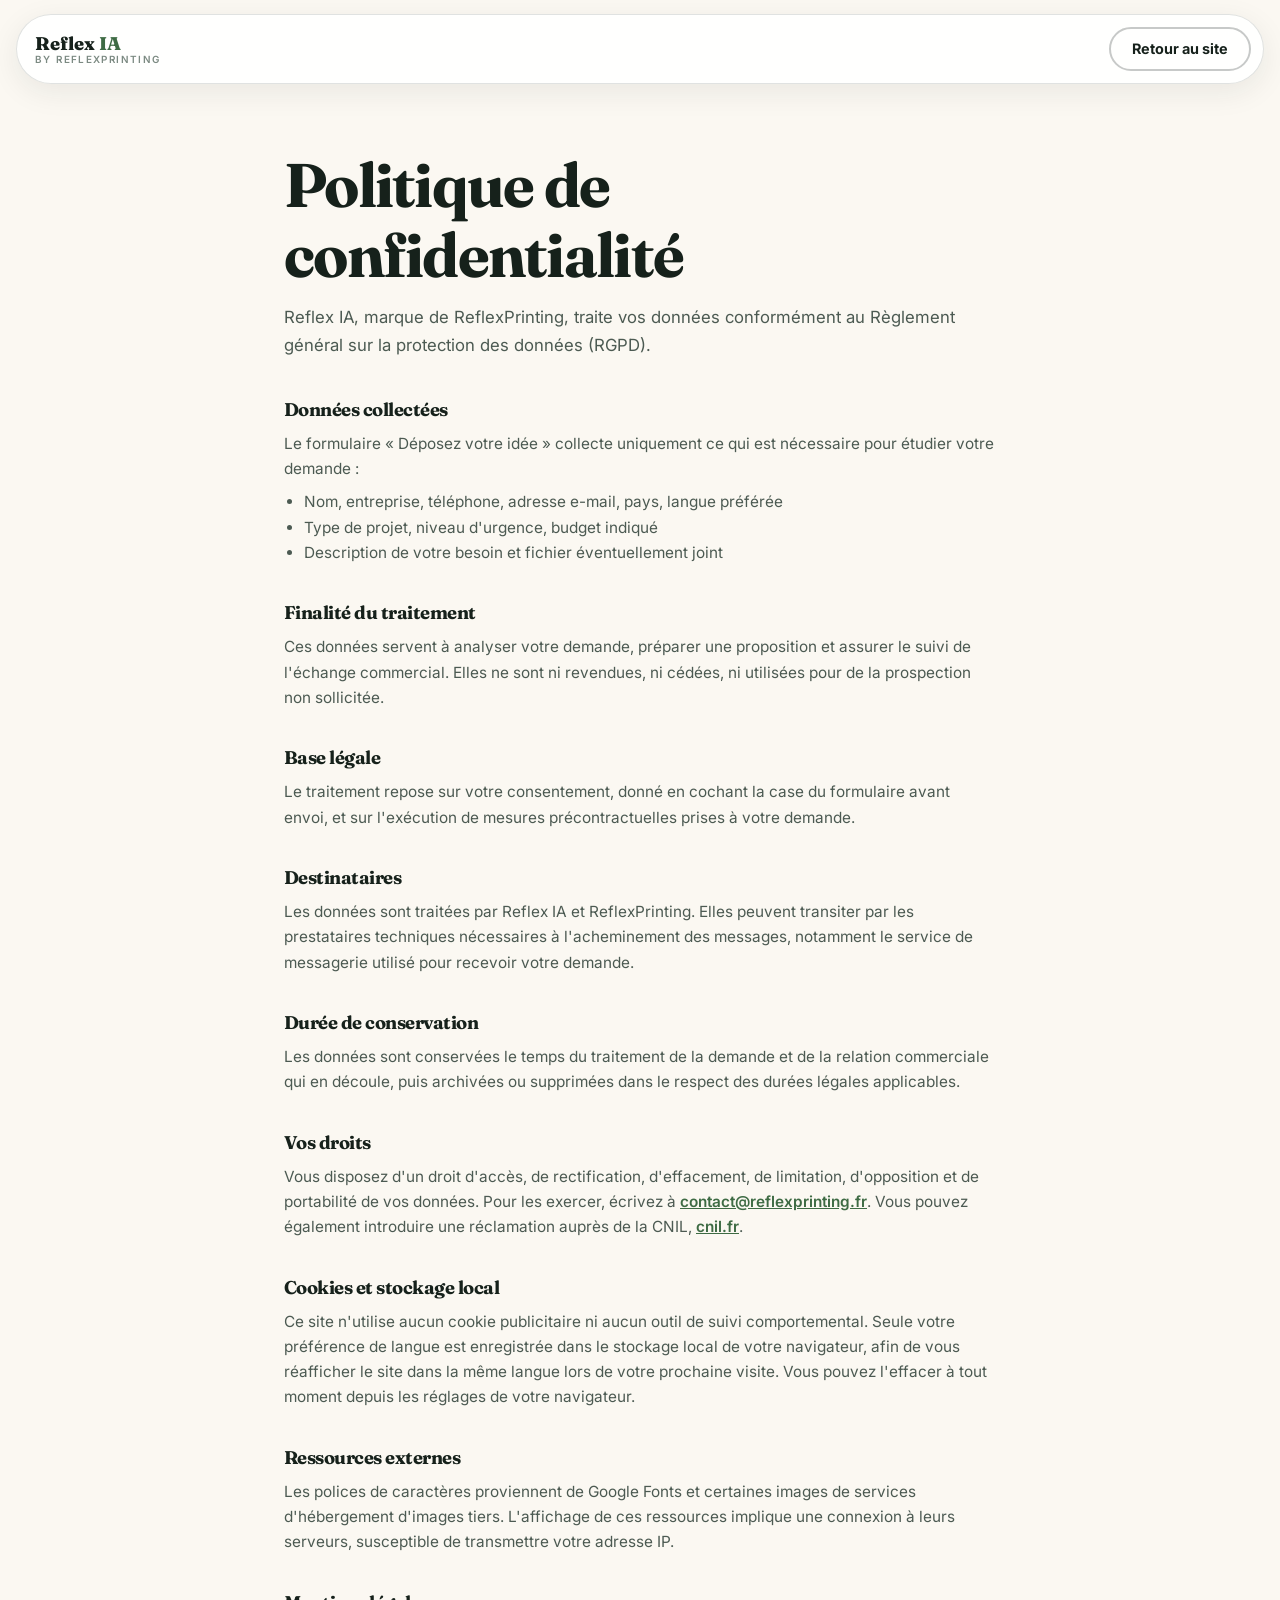
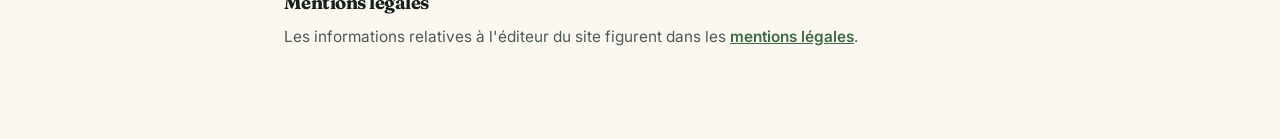
<file: confidentialite.html>
<!DOCTYPE html>
<html lang="fr">
<head>
<meta charset="UTF-8">
<meta name="viewport" content="width=device-width, initial-scale=1.0">
<title>Politique de confidentialité | Reflex IA by ReflexPrinting</title>
<meta name="description" content="Comment Reflex IA collecte, utilise et protège les données transmises via le formulaire du site ia-web.com.">
<meta name="robots" content="noindex,follow">
<link rel="preconnect" href="https://fonts.googleapis.com">
<link rel="preconnect" href="https://fonts.gstatic.com" crossorigin>
<link href="https://fonts.googleapis.com/css2?family=Inter:wght@400;500;600;700;800&family=Fraunces:opsz,wght@9..144,500;9..144,600;9..144,700&display=swap" rel="stylesheet">
<link rel="stylesheet" href="css/styles.css">
<style>
.legal{max-width:760px;margin:0 auto;padding:150px 24px 90px}
.legal h1{margin-bottom:14px}
.legal .lead{color:var(--ink-soft);font-size:1.05rem;margin-bottom:40px}
.legal h2{font-size:1.15rem;margin:38px 0 10px;color:var(--ink)}
.legal p,.legal li{color:var(--ink-soft);font-size:.96rem}
.legal ul{padding-left:20px;list-style:disc;margin:8px 0}
.legal a{color:var(--olive);font-weight:600;text-decoration:underline}
.legal .field{color:var(--terra-dark);font-weight:600}
.legal .box{background:var(--white);border:1px solid var(--line);border-radius:var(--radius);padding:24px 26px;margin-top:14px;box-shadow:var(--shadow-soft)}
</style>
</head>
<body>
<header class="header"><div class="header-inner">
<a href="index.html" class="logo"><strong>Reflex <em>IA</em></strong><span>by ReflexPrinting</span></a>
<a href="index.html" class="btn btn-ghost btn-sm">Retour au site</a>
</div></header>
<main class="legal">
  <h1>Politique de confidentialité</h1>
  <p class="lead">Reflex IA, marque de ReflexPrinting, traite vos données conformément au Règlement général sur la protection des données (RGPD).</p>

  <h2 id="rgpd">Données collectées</h2>
  <p>Le formulaire « Déposez votre idée » collecte uniquement ce qui est nécessaire pour étudier votre demande :</p>
  <ul>
    <li>Nom, entreprise, téléphone, adresse e-mail, pays, langue préférée</li>
    <li>Type de projet, niveau d'urgence, budget indiqué</li>
    <li>Description de votre besoin et fichier éventuellement joint</li>
  </ul>

  <h2>Finalité du traitement</h2>
  <p>Ces données servent à analyser votre demande, préparer une proposition et assurer le suivi de l'échange commercial. Elles ne sont ni revendues, ni cédées, ni utilisées pour de la prospection non sollicitée.</p>

  <h2>Base légale</h2>
  <p>Le traitement repose sur votre consentement, donné en cochant la case du formulaire avant envoi, et sur l'exécution de mesures précontractuelles prises à votre demande.</p>

  <h2>Destinataires</h2>
  <p>Les données sont traitées par Reflex IA et ReflexPrinting. Elles peuvent transiter par les prestataires techniques nécessaires à l'acheminement des messages, notamment le service de messagerie utilisé pour recevoir votre demande.</p>

  <h2>Durée de conservation</h2>
  <p>Les données sont conservées le temps du traitement de la demande et de la relation commerciale qui en découle, puis archivées ou supprimées dans le respect des durées légales applicables.</p>

  <h2>Vos droits</h2>
  <p>Vous disposez d'un droit d'accès, de rectification, d'effacement, de limitation, d'opposition et de portabilité de vos données. Pour les exercer, écrivez à <a href="mailto:contact@reflexprinting.fr">contact@reflexprinting.fr</a>. Vous pouvez également introduire une réclamation auprès de la CNIL, <a href="https://www.cnil.fr" target="_blank" rel="noopener noreferrer">cnil.fr</a>.</p>

  <h2>Cookies et stockage local</h2>
  <p>Ce site n'utilise aucun cookie publicitaire ni aucun outil de suivi comportemental. Seule votre préférence de langue est enregistrée dans le stockage local de votre navigateur, afin de vous réafficher le site dans la même langue lors de votre prochaine visite. Vous pouvez l'effacer à tout moment depuis les réglages de votre navigateur.</p>

  <h2>Ressources externes</h2>
  <p>Les polices de caractères proviennent de Google Fonts et certaines images de services d'hébergement d'images tiers. L'affichage de ces ressources implique une connexion à leurs serveurs, susceptible de transmettre votre adresse IP.</p>

  <h2>Mentions légales</h2>
  <p>Les informations relatives à l'éditeur du site figurent dans les <a href="mentions-legales.html">mentions légales</a>.</p>
</main>
</body>
</html>
</file>
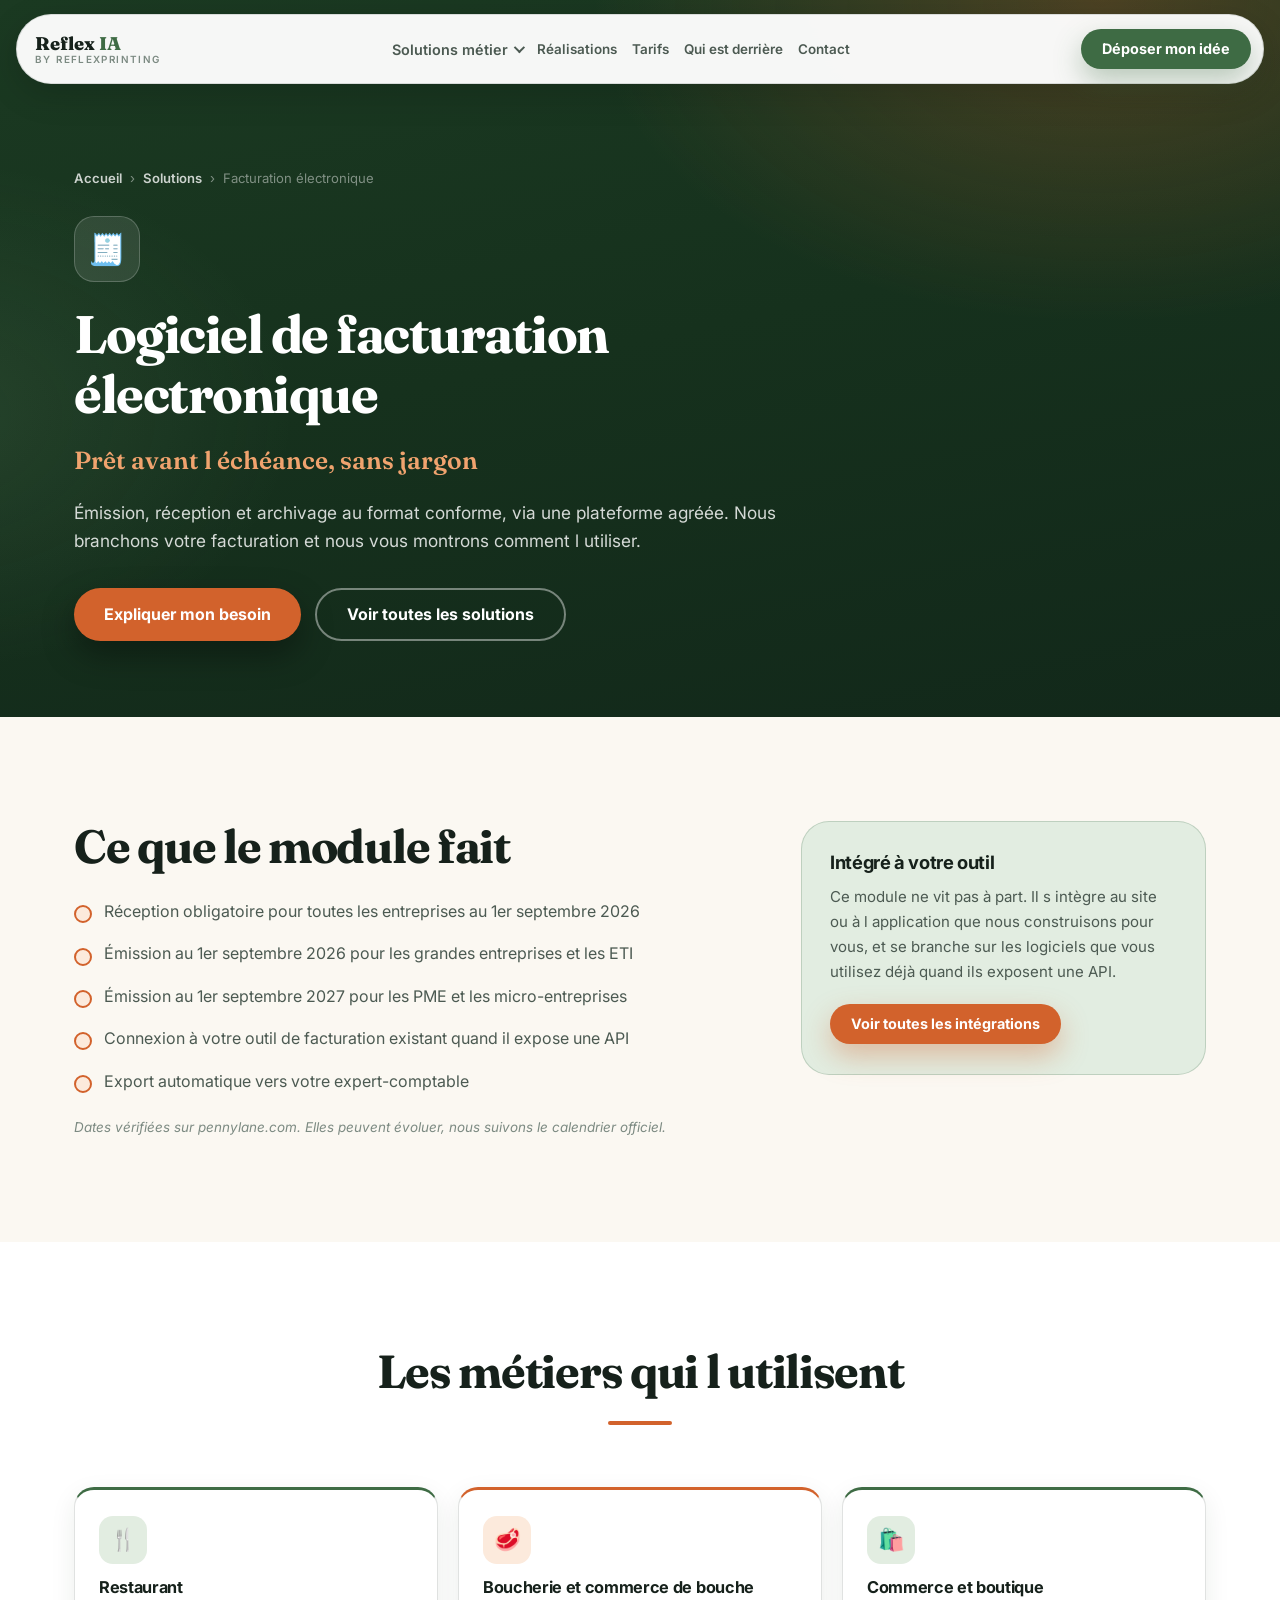
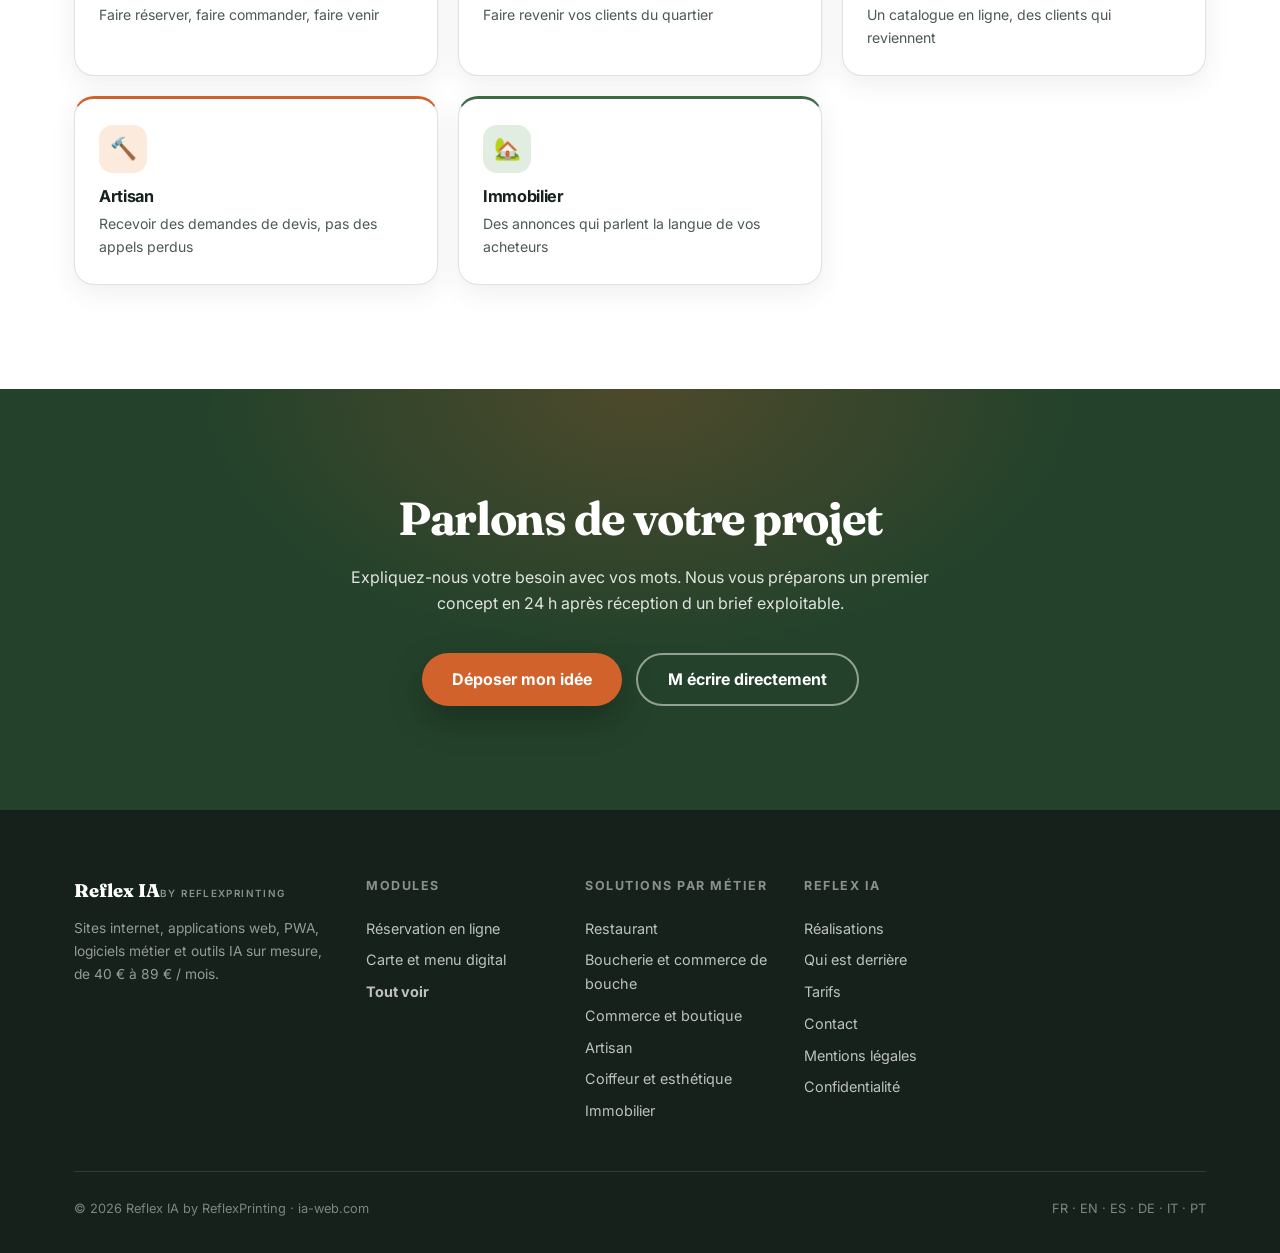
<file: facturation-electronique.html>
<!DOCTYPE html>
<html lang="fr">
<head>
<meta charset="UTF-8">
<meta name="viewport" content="width=device-width, initial-scale=1.0">
<title>Logiciel de facturation électronique | Reflex IA</title>
<meta name="description" content="Émission, réception et archivage au format conforme via une plateforme agréée. Échéances françaises de septembre 2026 et septembre 2027.">
<link rel="canonical" href="https://ia-web.com/facturation-electronique.html">
<meta name="robots" content="index,follow">
<meta property="og:type" content="article">
<meta property="og:url" content="https://ia-web.com/facturation-electronique.html">
<meta property="og:title" content="Logiciel de facturation électronique | Reflex IA">
<meta property="og:description" content="Émission, réception et archivage au format conforme via une plateforme agréée.">
<meta property="og:locale" content="fr_FR">
<link rel="preconnect" href="https://fonts.googleapis.com">
<link rel="preconnect" href="https://fonts.gstatic.com" crossorigin>
<link href="https://fonts.googleapis.com/css2?family=Inter:wght@400;500;600;700;800&family=Fraunces:opsz,wght@9..144,500;9..144,600;9..144,700&display=swap" rel="stylesheet">
<link rel="stylesheet" href="css/styles.css">
<link rel="stylesheet" href="css/pages.css">
</head>
<body class="page-solution">

<header class="header">
  <div class="header-inner">
    <a href="index.html" class="logo" aria-label="Reflex IA, accueil">
      <strong>Reflex <em>IA</em></strong>
      <span>by ReflexPrinting</span>
    </a>
    <nav class="nav" id="nav" aria-label="Navigation principale"></nav>
    <div class="header-actions">
      <a href="index.html#idee" class="btn btn-primary btn-sm">D&eacute;poser mon id&eacute;e</a>
      <button class="burger" id="burger" aria-label="Menu" aria-expanded="false"><span></span><span></span><span></span></button>
    </div>
  </div>
</header>


<section class="page-hero">
  <div class="container">
    <nav class="fil" aria-label="Fil d ariane">
      <a href="index.html">Accueil</a> <span>&rsaquo;</span>
      <a href="solutions.html">Solutions</a> <span>&rsaquo;</span>
      <span class="fil-actuel">Facturation &eacute;lectronique</span>
    </nav>
    <span class="page-ico" aria-hidden="true">🧾</span>
    <h1>Logiciel de facturation &eacute;lectronique</h1>
    <p class="page-accroche">Pr&ecirc;t avant l &eacute;ch&eacute;ance, sans jargon</p>
    <p class="page-intro">&Eacute;mission, r&eacute;ception et archivage au format conforme, via une plateforme agr&eacute;&eacute;e. Nous branchons votre facturation et nous vous montrons comment l utiliser.</p>
    <div class="page-cta">
      <a href="index.html#idee" class="btn btn-primary">Expliquer mon besoin</a>
      <a href="solutions.html" class="btn btn-ghost">Voir toutes les solutions</a>
    </div>
  </div>
</section>

<section>
  <div class="container">
    <div class="split-txt">
      <div>
        <h2>Ce que le module fait</h2>
        <ul class="besoins">
        <li>R&eacute;ception obligatoire pour toutes les entreprises au 1er septembre 2026</li>
        <li>&Eacute;mission au 1er septembre 2026 pour les grandes entreprises et les ETI</li>
        <li>&Eacute;mission au 1er septembre 2027 pour les PME et les micro-entreprises</li>
        <li>Connexion &agrave; votre outil de facturation existant quand il expose une API</li>
        <li>Export automatique vers votre expert-comptable</li>
        </ul>
        <p class="source">Dates v&eacute;rifi&eacute;es sur pennylane.com. Elles peuvent &eacute;voluer, nous suivons le calendrier officiel.</p>
      </div>
      <div class="encart">
        <h3>Int&eacute;gr&eacute; &agrave; votre outil</h3>
        <p>Ce module ne vit pas &agrave; part. Il s int&egrave;gre au site ou &agrave; l application que nous construisons pour vous, et se branche sur les logiciels que vous utilisez d&eacute;j&agrave; quand ils exposent une API.</p>
        <a href="index.html#technique" class="btn btn-terra btn-sm">Voir toutes les int&eacute;grations</a>
      </div>
    </div>
  </div>
</section>

<section class="section-light">
  <div class="container">
    <div class="section-head"><h2>Les m&eacute;tiers qui l utilisent</h2></div>
    <div class="mod-grid">
      <a class="mod-card" href="restaurant.html"><span class="mod-ico">🍴</span><h3>Restaurant</h3><p>Faire r&eacute;server, faire commander, faire venir</p></a>
      <a class="mod-card" href="boucherie-commerce-de-bouche.html"><span class="mod-ico">🥩</span><h3>Boucherie et commerce de bouche</h3><p>Faire revenir vos clients du quartier</p></a>
      <a class="mod-card" href="commerce.html"><span class="mod-ico">🛍️</span><h3>Commerce et boutique</h3><p>Un catalogue en ligne, des clients qui reviennent</p></a>
      <a class="mod-card" href="artisan.html"><span class="mod-ico">🔨</span><h3>Artisan</h3><p>Recevoir des demandes de devis, pas des appels perdus</p></a>
      <a class="mod-card" href="immobilier.html"><span class="mod-ico">🏡</span><h3>Immobilier</h3><p>Des annonces qui parlent la langue de vos acheteurs</p></a>
    </div>
  </div>
</section>

<section class="final-cta">
  <div class="container">
    <h2>Parlons de votre projet</h2>
    <p>Expliquez-nous votre besoin avec vos mots. Nous vous pr&eacute;parons un premier concept en 24 h apr&egrave;s r&eacute;ception d un brief exploitable.</p>
    <div class="final-actions">
      <a href="index.html#idee" class="btn btn-primary">D&eacute;poser mon id&eacute;e</a>
      <a href="mailto:contact@reflexprinting.fr" class="btn btn-ghost">M &eacute;crire directement</a>
    </div>
  </div>
</section>


<footer class="footer">
  <div class="container">
    <div class="footer-grid">
      <div class="footer-brand">
        <a href="index.html" class="logo"><strong>Reflex <em>IA</em></strong><span>by ReflexPrinting</span></a>
        <p>Sites internet, applications web, PWA, logiciels m&eacute;tier et outils IA sur mesure, de 40 &euro; &agrave; 89 &euro; / mois.</p>
      </div>
      <div>
        <h4>Modules</h4>
        <a href="reservation-en-ligne.html">R&eacute;servation en ligne</a>
        <a href="carte-menu-digital.html">Carte et menu digital</a>
        <a href="solutions.html"><strong>Tout voir</strong></a>
      </div>
      <div>
        <h4>Solutions par m&eacute;tier</h4>
        <a href="restaurant.html">Restaurant</a>
        <a href="boucherie-commerce-de-bouche.html">Boucherie et commerce de bouche</a>
        <a href="commerce.html">Commerce et boutique</a>
        <a href="artisan.html">Artisan</a>
        <a href="coiffeur-esthetique.html">Coiffeur et esth&eacute;tique</a>
        <a href="immobilier.html">Immobilier</a>
      </div>
      <div>
        <h4>Reflex IA</h4>
        <a href="index.html#realisations">R&eacute;alisations</a>
        <a href="index.html#qui">Qui est derri&egrave;re</a>
        <a href="index.html#tarifs">Tarifs</a>
        <a href="index.html#contact">Contact</a>
        <a href="mentions-legales.html">Mentions l&eacute;gales</a>
        <a href="confidentialite.html">Confidentialit&eacute;</a>
      </div>
    </div>
    <div class="footer-bottom">
      <span>&copy; <span id="year">2026</span> Reflex IA by ReflexPrinting &middot; ia-web.com</span>
      <span>FR &middot; EN &middot; ES &middot; DE &middot; IT &middot; PT</span>
    </div>
  </div>
</footer>

<script src="js/menu.js"></script>
</body>
</html>
</file>
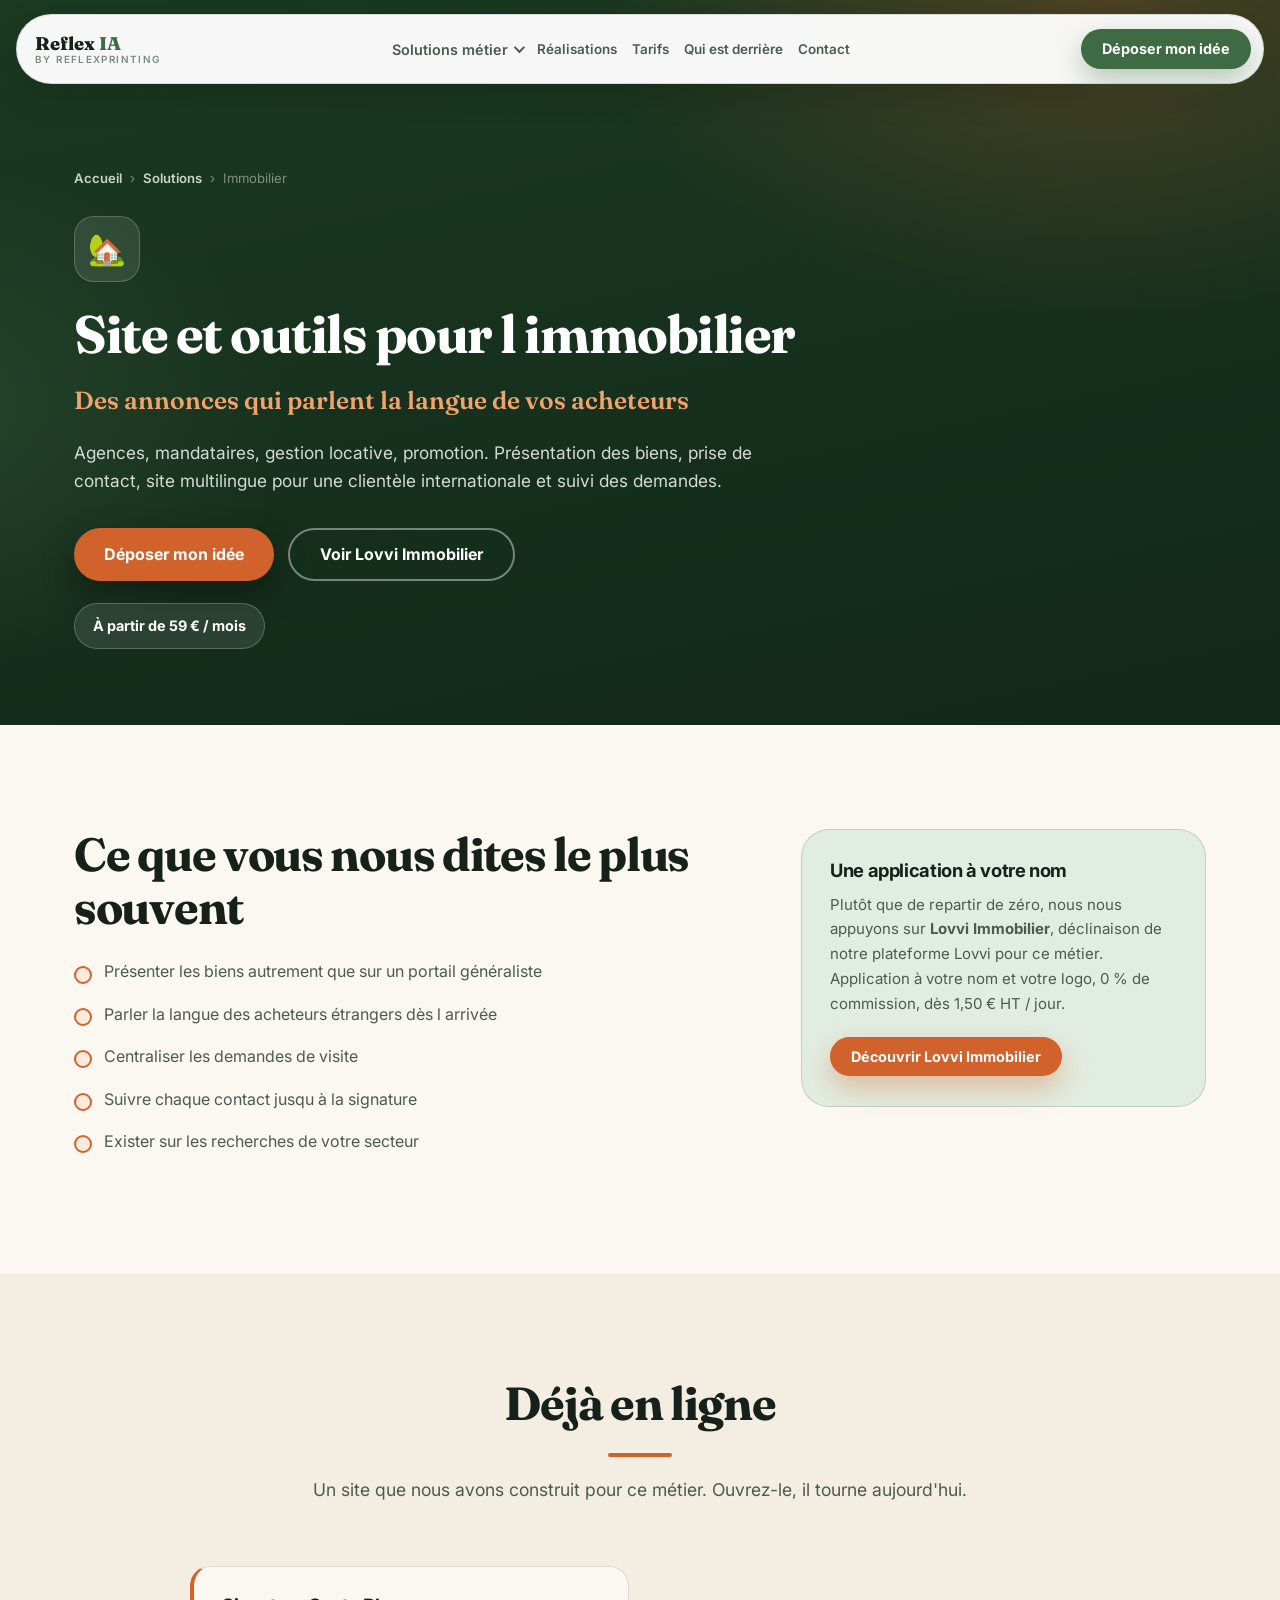
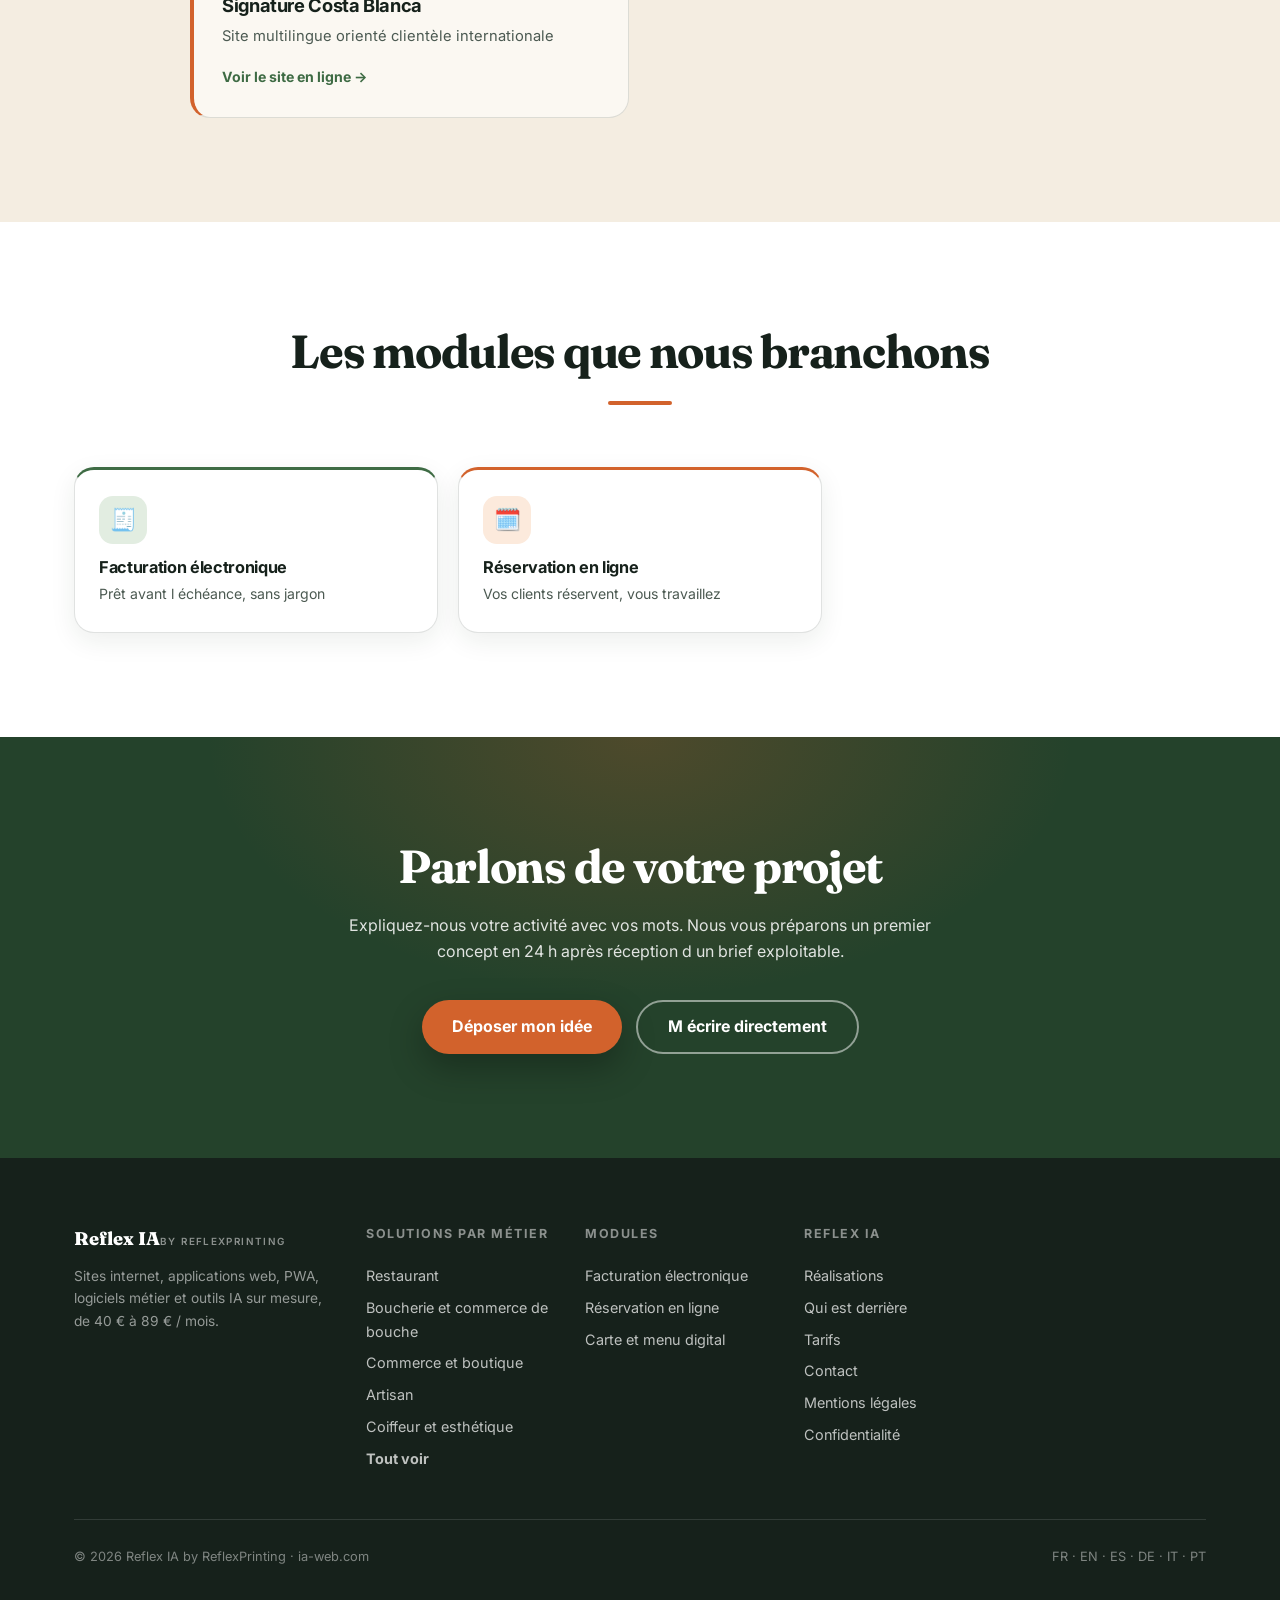
<file: immobilier.html>
<!DOCTYPE html>
<html lang="fr">
<head>
<meta charset="UTF-8">
<meta name="viewport" content="width=device-width, initial-scale=1.0">
<title>Site et outils pour l immobilier | Reflex IA</title>
<meta name="description" content="Agences, mandataires, gestion locative, promotion. Présentation des biens, prise de contact, site multilingue pour une clientèle internationale.">
<link rel="canonical" href="https://ia-web.com/immobilier.html">
<meta name="robots" content="index,follow">
<meta property="og:type" content="article">
<meta property="og:url" content="https://ia-web.com/immobilier.html">
<meta property="og:title" content="Site et outils pour l immobilier | Reflex IA">
<meta property="og:description" content="Présentation des biens, prise de contact, site multilingue et suivi des demandes.">
<meta property="og:locale" content="fr_FR">
<link rel="preconnect" href="https://fonts.googleapis.com">
<link rel="preconnect" href="https://fonts.gstatic.com" crossorigin>
<link href="https://fonts.googleapis.com/css2?family=Inter:wght@400;500;600;700;800&family=Fraunces:opsz,wght@9..144,500;9..144,600;9..144,700&display=swap" rel="stylesheet">
<link rel="stylesheet" href="css/styles.css">
<link rel="stylesheet" href="css/pages.css">
</head>
<body class="page-solution">

<header class="header">
  <div class="header-inner">
    <a href="index.html" class="logo" aria-label="Reflex IA, accueil">
      <strong>Reflex <em>IA</em></strong>
      <span>by ReflexPrinting</span>
    </a>
    <nav class="nav" id="nav" aria-label="Navigation principale"></nav>
    <div class="header-actions">
      <a href="index.html#idee" class="btn btn-primary btn-sm">D&eacute;poser mon id&eacute;e</a>
      <button class="burger" id="burger" aria-label="Menu" aria-expanded="false"><span></span><span></span><span></span></button>
    </div>
  </div>
</header>


<section class="page-hero">
  <div class="container">
    <nav class="fil" aria-label="Fil d ariane">
      <a href="index.html">Accueil</a> <span>&rsaquo;</span>
      <a href="solutions.html">Solutions</a> <span>&rsaquo;</span>
      <span class="fil-actuel">Immobilier</span>
    </nav>
    <span class="page-ico" aria-hidden="true">🏡</span>
    <h1>Site et outils pour l immobilier</h1>
    <p class="page-accroche">Des annonces qui parlent la langue de vos acheteurs</p>
    <p class="page-intro">Agences, mandataires, gestion locative, promotion. Pr&eacute;sentation des biens, prise de contact, site multilingue pour une client&egrave;le internationale et suivi des demandes.</p>
    <div class="page-cta">
      <a href="index.html#idee" class="btn btn-primary">D&eacute;poser mon id&eacute;e</a>
      <a href="https://lovvi.fr/metiers/estate" target="_blank" rel="noopener noreferrer" class="btn btn-ghost">Voir Lovvi Immobilier</a>
    </div>
    <p class="page-prix">&Agrave; partir de 59 &euro; / mois</p>
  </div>
</section>

<section>
  <div class="container">
    <div class="split-txt">
      <div>
        <h2>Ce que vous nous dites le plus souvent</h2>
        <ul class="besoins">
        <li>Pr&eacute;senter les biens autrement que sur un portail g&eacute;n&eacute;raliste</li>
        <li>Parler la langue des acheteurs &eacute;trangers d&egrave;s l arriv&eacute;e</li>
        <li>Centraliser les demandes de visite</li>
        <li>Suivre chaque contact jusqu &agrave; la signature</li>
        <li>Exister sur les recherches de votre secteur</li>
        </ul>
      </div>
      <div class="encart">
        <h3>Une application &agrave; votre nom</h3>
        <p>Plut&ocirc;t que de repartir de z&eacute;ro, nous nous appuyons sur <strong>Lovvi Immobilier</strong>, d&eacute;clinaison de notre plateforme Lovvi pour ce m&eacute;tier. Application &agrave; votre nom et votre logo, 0 % de commission, d&egrave;s 1,50 &euro; HT / jour.</p>
        <a href="https://lovvi.fr/metiers/estate" target="_blank" rel="noopener noreferrer" class="btn btn-terra btn-sm">D&eacute;couvrir Lovvi Immobilier</a>
      </div>
    </div>
  </div>
</section>

  <section class="section-refs">
    <div class="container">
      <div class="section-head"><h2>D&eacute;j&agrave; en ligne</h2>
      <p class="section-sub">Un site que nous avons construit pour ce m&eacute;tier. Ouvrez-le, il tourne aujourd'hui.</p></div>
      <div class="ref-grid">
      <a class="ref-card" href="https://www.signature-costablanca.com/" target="_blank" rel="noopener noreferrer"><h3>Signature Costa Blanca</h3><p>Site multilingue orient&eacute; client&egrave;le internationale</p><span class="ref-link">Voir le site en ligne &rarr;</span></a>
      </div>
    </div>
  </section>

<section class="section-light">
  <div class="container">
    <div class="section-head"><h2>Les modules que nous branchons</h2></div>
    <div class="mod-grid">
      <a class="mod-card" href="facturation-electronique.html"><span class="mod-ico">🧾</span><h3>Facturation &eacute;lectronique</h3><p>Pr&ecirc;t avant l &eacute;ch&eacute;ance, sans jargon</p></a>
      <a class="mod-card" href="reservation-en-ligne.html"><span class="mod-ico">🗓️</span><h3>R&eacute;servation en ligne</h3><p>Vos clients r&eacute;servent, vous travaillez</p></a>
    </div>
  </div>
</section>

<section class="final-cta">
  <div class="container">
    <h2>Parlons de votre projet</h2>
    <p>Expliquez-nous votre activit&eacute; avec vos mots. Nous vous pr&eacute;parons un premier concept en 24 h apr&egrave;s r&eacute;ception d un brief exploitable.</p>
    <div class="final-actions">
      <a href="index.html#idee" class="btn btn-primary">D&eacute;poser mon id&eacute;e</a>
      <a href="mailto:contact@reflexprinting.fr" class="btn btn-ghost">M &eacute;crire directement</a>
    </div>
  </div>
</section>


<footer class="footer">
  <div class="container">
    <div class="footer-grid">
      <div class="footer-brand">
        <a href="index.html" class="logo"><strong>Reflex <em>IA</em></strong><span>by ReflexPrinting</span></a>
        <p>Sites internet, applications web, PWA, logiciels m&eacute;tier et outils IA sur mesure, de 40 &euro; &agrave; 89 &euro; / mois.</p>
      </div>
      <div>
        <h4>Solutions par m&eacute;tier</h4>
        <a href="restaurant.html">Restaurant</a>
        <a href="boucherie-commerce-de-bouche.html">Boucherie et commerce de bouche</a>
        <a href="commerce.html">Commerce et boutique</a>
        <a href="artisan.html">Artisan</a>
        <a href="coiffeur-esthetique.html">Coiffeur et esth&eacute;tique</a>
        <a href="solutions.html"><strong>Tout voir</strong></a>
      </div>
      <div>
        <h4>Modules</h4>
        <a href="facturation-electronique.html">Facturation &eacute;lectronique</a>
        <a href="reservation-en-ligne.html">R&eacute;servation en ligne</a>
        <a href="carte-menu-digital.html">Carte et menu digital</a>
      </div>
      <div>
        <h4>Reflex IA</h4>
        <a href="index.html#realisations">R&eacute;alisations</a>
        <a href="index.html#qui">Qui est derri&egrave;re</a>
        <a href="index.html#tarifs">Tarifs</a>
        <a href="index.html#contact">Contact</a>
        <a href="mentions-legales.html">Mentions l&eacute;gales</a>
        <a href="confidentialite.html">Confidentialit&eacute;</a>
      </div>
    </div>
    <div class="footer-bottom">
      <span>&copy; <span id="year">2026</span> Reflex IA by ReflexPrinting &middot; ia-web.com</span>
      <span>FR &middot; EN &middot; ES &middot; DE &middot; IT &middot; PT</span>
    </div>
  </div>
</footer>

<script src="js/menu.js"></script>
</body>
</html>
</file>
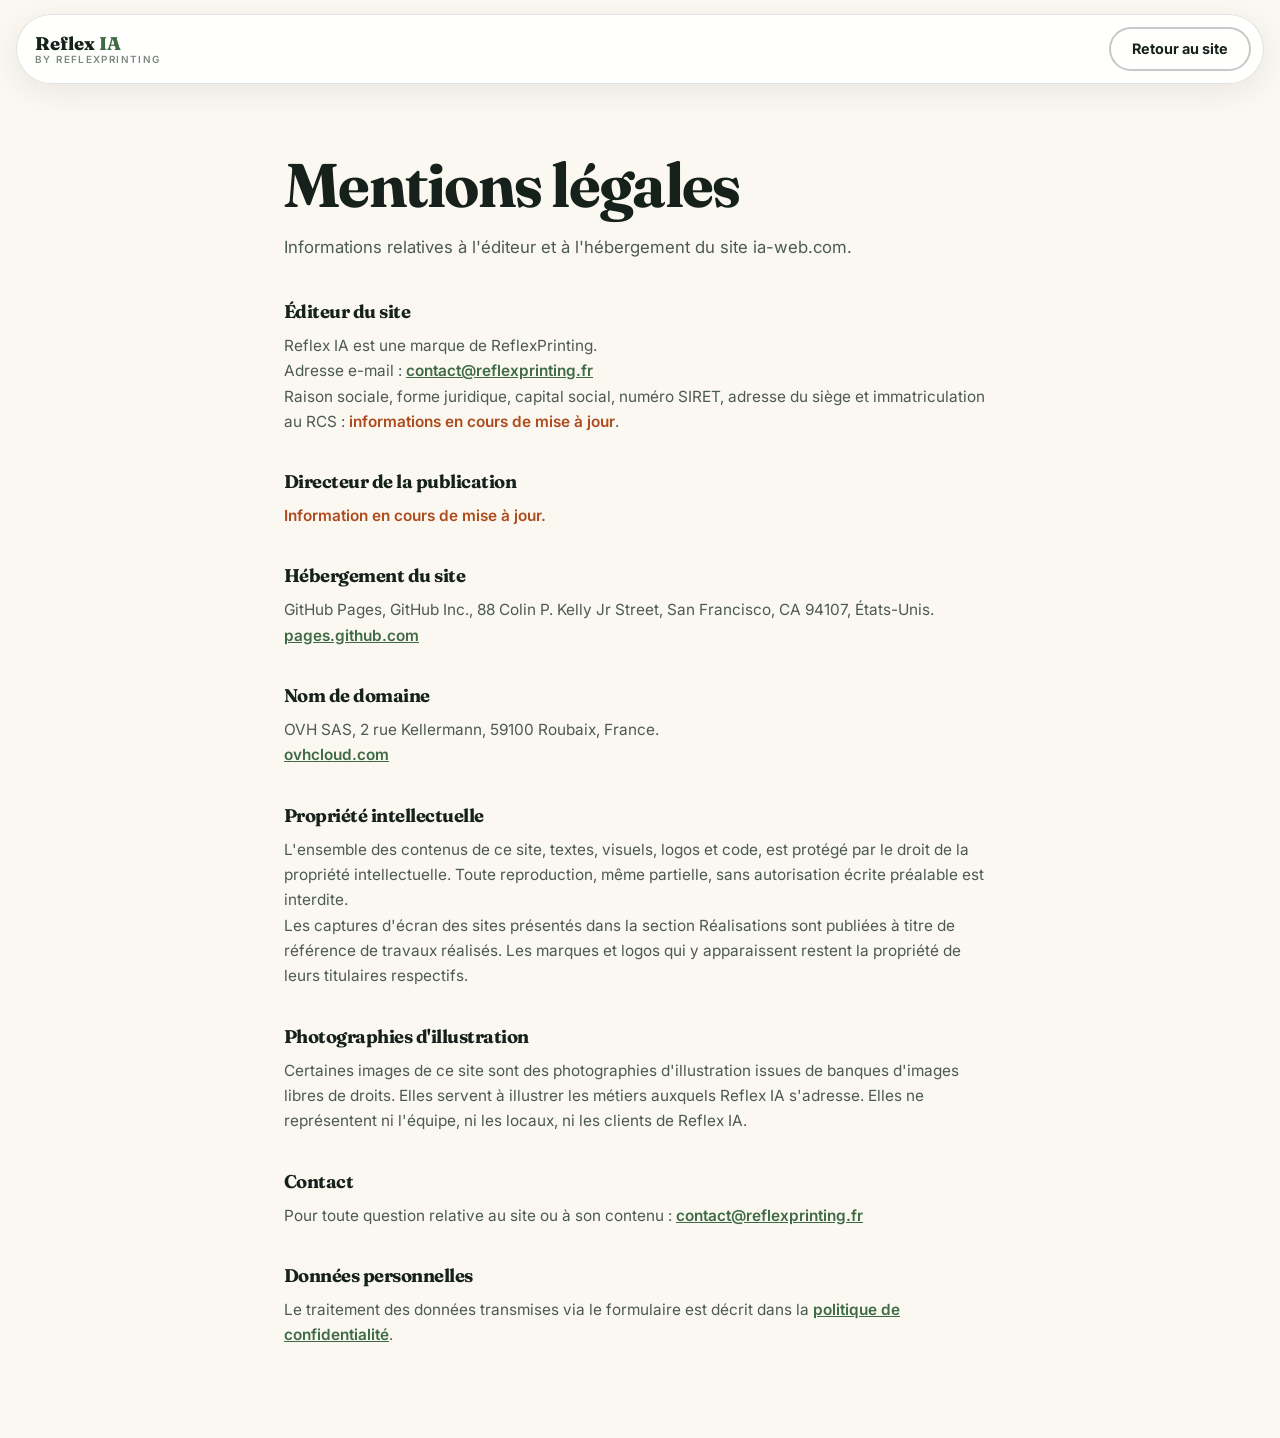
<file: mentions-legales.html>
<!DOCTYPE html>
<html lang="fr">
<head>
<meta charset="UTF-8">
<meta name="viewport" content="width=device-width, initial-scale=1.0">
<title>Mentions légales | Reflex IA by ReflexPrinting</title>
<meta name="description" content="Mentions légales du site ia-web.com, édité par Reflex IA, marque de ReflexPrinting.">
<meta name="robots" content="noindex,follow">
<link rel="preconnect" href="https://fonts.googleapis.com">
<link rel="preconnect" href="https://fonts.gstatic.com" crossorigin>
<link href="https://fonts.googleapis.com/css2?family=Inter:wght@400;500;600;700;800&family=Fraunces:opsz,wght@9..144,500;9..144,600;9..144,700&display=swap" rel="stylesheet">
<link rel="stylesheet" href="css/styles.css">
<style>
.legal{max-width:760px;margin:0 auto;padding:150px 24px 90px}
.legal h1{margin-bottom:14px}
.legal .lead{color:var(--ink-soft);font-size:1.05rem;margin-bottom:40px}
.legal h2{font-size:1.15rem;margin:38px 0 10px;color:var(--ink)}
.legal p,.legal li{color:var(--ink-soft);font-size:.96rem}
.legal ul{padding-left:20px;list-style:disc;margin:8px 0}
.legal a{color:var(--olive);font-weight:600;text-decoration:underline}
.legal .field{color:var(--terra-dark);font-weight:600}
.legal .box{background:var(--white);border:1px solid var(--line);border-radius:var(--radius);padding:24px 26px;margin-top:14px;box-shadow:var(--shadow-soft)}
</style>
</head>
<body>
<header class="header"><div class="header-inner">
<a href="index.html" class="logo"><strong>Reflex <em>IA</em></strong><span>by ReflexPrinting</span></a>
<a href="index.html" class="btn btn-ghost btn-sm">Retour au site</a>
</div></header>
<main class="legal">
  <h1>Mentions légales</h1>
  <p class="lead">Informations relatives à l'éditeur et à l'hébergement du site ia-web.com.</p>

  <h2>Éditeur du site</h2>
  <p>Reflex IA est une marque de ReflexPrinting.<br>
  Adresse e-mail : <a href="mailto:contact@reflexprinting.fr">contact@reflexprinting.fr</a><br>
  Raison sociale, forme juridique, capital social, numéro SIRET, adresse du siège et immatriculation au RCS : <span class="field">informations en cours de mise à jour</span>.</p>

  <h2>Directeur de la publication</h2>
  <p><span class="field">Information en cours de mise à jour.</span></p>

  <h2>Hébergement du site</h2>
  <p>GitHub Pages, GitHub Inc., 88 Colin P. Kelly Jr Street, San Francisco, CA 94107, États-Unis.<br>
  <a href="https://pages.github.com" target="_blank" rel="noopener noreferrer">pages.github.com</a></p>

  <h2>Nom de domaine</h2>
  <p>OVH SAS, 2 rue Kellermann, 59100 Roubaix, France.<br>
  <a href="https://www.ovhcloud.com" target="_blank" rel="noopener noreferrer">ovhcloud.com</a></p>

  <h2>Propriété intellectuelle</h2>
  <p>L'ensemble des contenus de ce site, textes, visuels, logos et code, est protégé par le droit de la propriété intellectuelle. Toute reproduction, même partielle, sans autorisation écrite préalable est interdite.</p>
  <p>Les captures d'écran des sites présentés dans la section Réalisations sont publiées à titre de référence de travaux réalisés. Les marques et logos qui y apparaissent restent la propriété de leurs titulaires respectifs.</p>

  <h2>Photographies d'illustration</h2>
  <p>Certaines images de ce site sont des photographies d'illustration issues de banques d'images libres de droits. Elles servent à illustrer les métiers auxquels Reflex IA s'adresse. Elles ne représentent ni l'équipe, ni les locaux, ni les clients de Reflex IA.</p>

  <h2>Contact</h2>
  <p>Pour toute question relative au site ou à son contenu : <a href="mailto:contact@reflexprinting.fr">contact@reflexprinting.fr</a></p>

  <h2>Données personnelles</h2>
  <p>Le traitement des données transmises via le formulaire est décrit dans la <a href="confidentialite.html">politique de confidentialité</a>.</p>
</main>
</body>
</html>
</file>
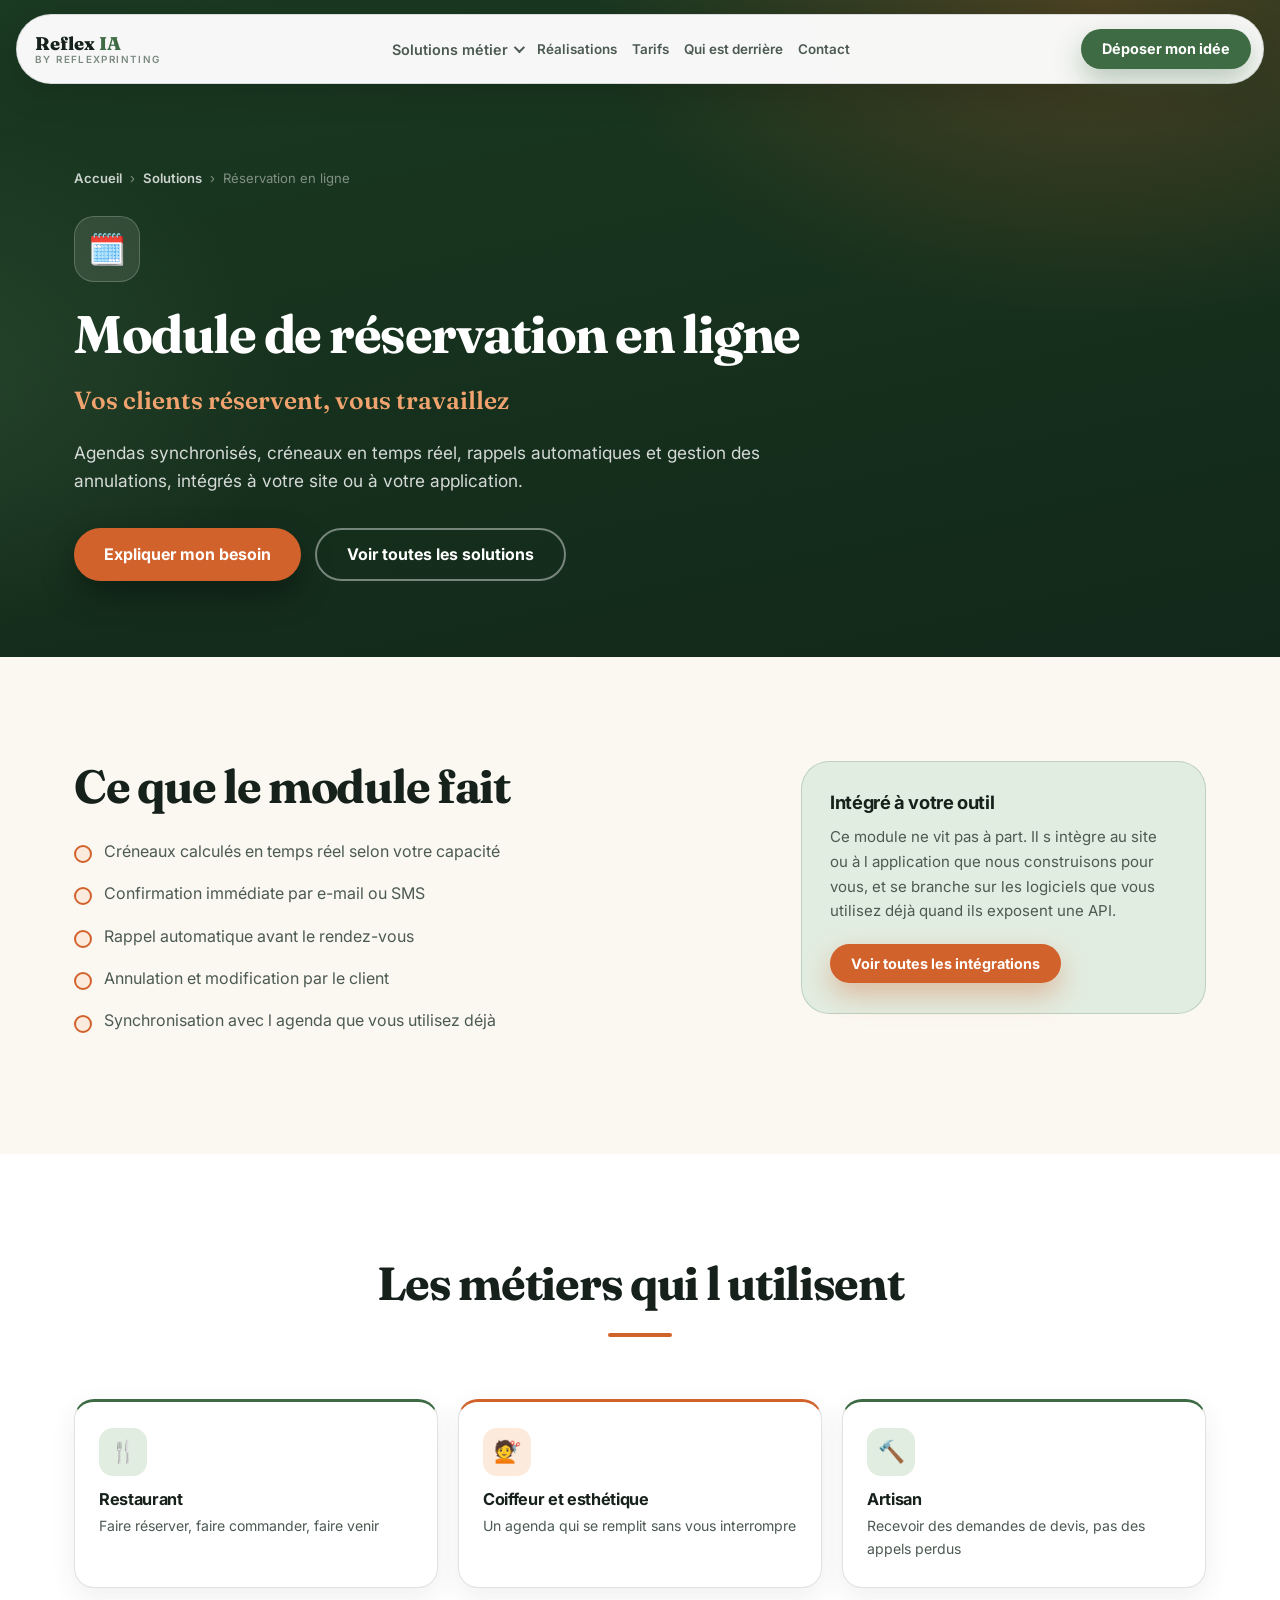
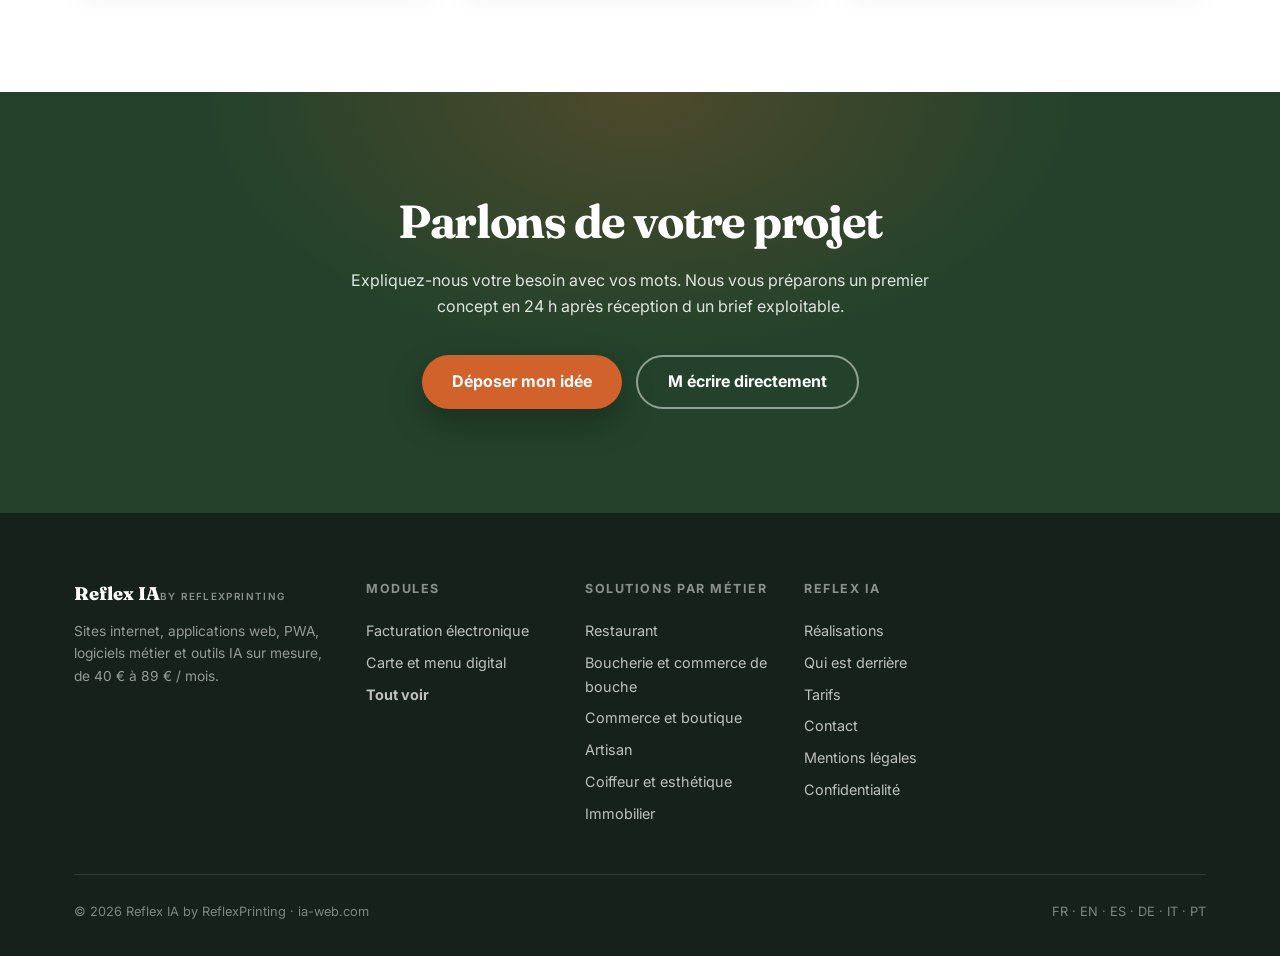
<file: reservation-en-ligne.html>
<!DOCTYPE html>
<html lang="fr">
<head>
<meta charset="UTF-8">
<meta name="viewport" content="width=device-width, initial-scale=1.0">
<title>Module de réservation en ligne | Reflex IA</title>
<meta name="description" content="Agendas synchronisés, créneaux en temps réel, rappels automatiques et gestion des annulations, intégrés à votre site ou à votre application.">
<link rel="canonical" href="https://ia-web.com/reservation-en-ligne.html">
<meta name="robots" content="index,follow">
<meta property="og:type" content="article">
<meta property="og:url" content="https://ia-web.com/reservation-en-ligne.html">
<meta property="og:title" content="Module de réservation en ligne | Reflex IA">
<meta property="og:description" content="Créneaux en temps réel, rappels automatiques et gestion des annulations.">
<meta property="og:locale" content="fr_FR">
<link rel="preconnect" href="https://fonts.googleapis.com">
<link rel="preconnect" href="https://fonts.gstatic.com" crossorigin>
<link href="https://fonts.googleapis.com/css2?family=Inter:wght@400;500;600;700;800&family=Fraunces:opsz,wght@9..144,500;9..144,600;9..144,700&display=swap" rel="stylesheet">
<link rel="stylesheet" href="css/styles.css">
<link rel="stylesheet" href="css/pages.css">
</head>
<body class="page-solution">

<header class="header">
  <div class="header-inner">
    <a href="index.html" class="logo" aria-label="Reflex IA, accueil">
      <strong>Reflex <em>IA</em></strong>
      <span>by ReflexPrinting</span>
    </a>
    <nav class="nav" id="nav" aria-label="Navigation principale"></nav>
    <div class="header-actions">
      <a href="index.html#idee" class="btn btn-primary btn-sm">D&eacute;poser mon id&eacute;e</a>
      <button class="burger" id="burger" aria-label="Menu" aria-expanded="false"><span></span><span></span><span></span></button>
    </div>
  </div>
</header>


<section class="page-hero">
  <div class="container">
    <nav class="fil" aria-label="Fil d ariane">
      <a href="index.html">Accueil</a> <span>&rsaquo;</span>
      <a href="solutions.html">Solutions</a> <span>&rsaquo;</span>
      <span class="fil-actuel">R&eacute;servation en ligne</span>
    </nav>
    <span class="page-ico" aria-hidden="true">🗓️</span>
    <h1>Module de r&eacute;servation en ligne</h1>
    <p class="page-accroche">Vos clients r&eacute;servent, vous travaillez</p>
    <p class="page-intro">Agendas synchronis&eacute;s, cr&eacute;neaux en temps r&eacute;el, rappels automatiques et gestion des annulations, int&eacute;gr&eacute;s &agrave; votre site ou &agrave; votre application.</p>
    <div class="page-cta">
      <a href="index.html#idee" class="btn btn-primary">Expliquer mon besoin</a>
      <a href="solutions.html" class="btn btn-ghost">Voir toutes les solutions</a>
    </div>
  </div>
</section>

<section>
  <div class="container">
    <div class="split-txt">
      <div>
        <h2>Ce que le module fait</h2>
        <ul class="besoins">
        <li>Cr&eacute;neaux calcul&eacute;s en temps r&eacute;el selon votre capacit&eacute;</li>
        <li>Confirmation imm&eacute;diate par e-mail ou SMS</li>
        <li>Rappel automatique avant le rendez-vous</li>
        <li>Annulation et modification par le client</li>
        <li>Synchronisation avec l agenda que vous utilisez d&eacute;j&agrave;</li>
        </ul>
      </div>
      <div class="encart">
        <h3>Int&eacute;gr&eacute; &agrave; votre outil</h3>
        <p>Ce module ne vit pas &agrave; part. Il s int&egrave;gre au site ou &agrave; l application que nous construisons pour vous, et se branche sur les logiciels que vous utilisez d&eacute;j&agrave; quand ils exposent une API.</p>
        <a href="index.html#technique" class="btn btn-terra btn-sm">Voir toutes les int&eacute;grations</a>
      </div>
    </div>
  </div>
</section>

<section class="section-light">
  <div class="container">
    <div class="section-head"><h2>Les m&eacute;tiers qui l utilisent</h2></div>
    <div class="mod-grid">
      <a class="mod-card" href="restaurant.html"><span class="mod-ico">🍴</span><h3>Restaurant</h3><p>Faire r&eacute;server, faire commander, faire venir</p></a>
      <a class="mod-card" href="coiffeur-esthetique.html"><span class="mod-ico">💇</span><h3>Coiffeur et esth&eacute;tique</h3><p>Un agenda qui se remplit sans vous interrompre</p></a>
      <a class="mod-card" href="artisan.html"><span class="mod-ico">🔨</span><h3>Artisan</h3><p>Recevoir des demandes de devis, pas des appels perdus</p></a>
    </div>
  </div>
</section>

<section class="final-cta">
  <div class="container">
    <h2>Parlons de votre projet</h2>
    <p>Expliquez-nous votre besoin avec vos mots. Nous vous pr&eacute;parons un premier concept en 24 h apr&egrave;s r&eacute;ception d un brief exploitable.</p>
    <div class="final-actions">
      <a href="index.html#idee" class="btn btn-primary">D&eacute;poser mon id&eacute;e</a>
      <a href="mailto:contact@reflexprinting.fr" class="btn btn-ghost">M &eacute;crire directement</a>
    </div>
  </div>
</section>


<footer class="footer">
  <div class="container">
    <div class="footer-grid">
      <div class="footer-brand">
        <a href="index.html" class="logo"><strong>Reflex <em>IA</em></strong><span>by ReflexPrinting</span></a>
        <p>Sites internet, applications web, PWA, logiciels m&eacute;tier et outils IA sur mesure, de 40 &euro; &agrave; 89 &euro; / mois.</p>
      </div>
      <div>
        <h4>Modules</h4>
        <a href="facturation-electronique.html">Facturation &eacute;lectronique</a>
        <a href="carte-menu-digital.html">Carte et menu digital</a>
        <a href="solutions.html"><strong>Tout voir</strong></a>
      </div>
      <div>
        <h4>Solutions par m&eacute;tier</h4>
        <a href="restaurant.html">Restaurant</a>
        <a href="boucherie-commerce-de-bouche.html">Boucherie et commerce de bouche</a>
        <a href="commerce.html">Commerce et boutique</a>
        <a href="artisan.html">Artisan</a>
        <a href="coiffeur-esthetique.html">Coiffeur et esth&eacute;tique</a>
        <a href="immobilier.html">Immobilier</a>
      </div>
      <div>
        <h4>Reflex IA</h4>
        <a href="index.html#realisations">R&eacute;alisations</a>
        <a href="index.html#qui">Qui est derri&egrave;re</a>
        <a href="index.html#tarifs">Tarifs</a>
        <a href="index.html#contact">Contact</a>
        <a href="mentions-legales.html">Mentions l&eacute;gales</a>
        <a href="confidentialite.html">Confidentialit&eacute;</a>
      </div>
    </div>
    <div class="footer-bottom">
      <span>&copy; <span id="year">2026</span> Reflex IA by ReflexPrinting &middot; ia-web.com</span>
      <span>FR &middot; EN &middot; ES &middot; DE &middot; IT &middot; PT</span>
    </div>
  </div>
</footer>

<script src="js/menu.js"></script>
</body>
</html>
</file>
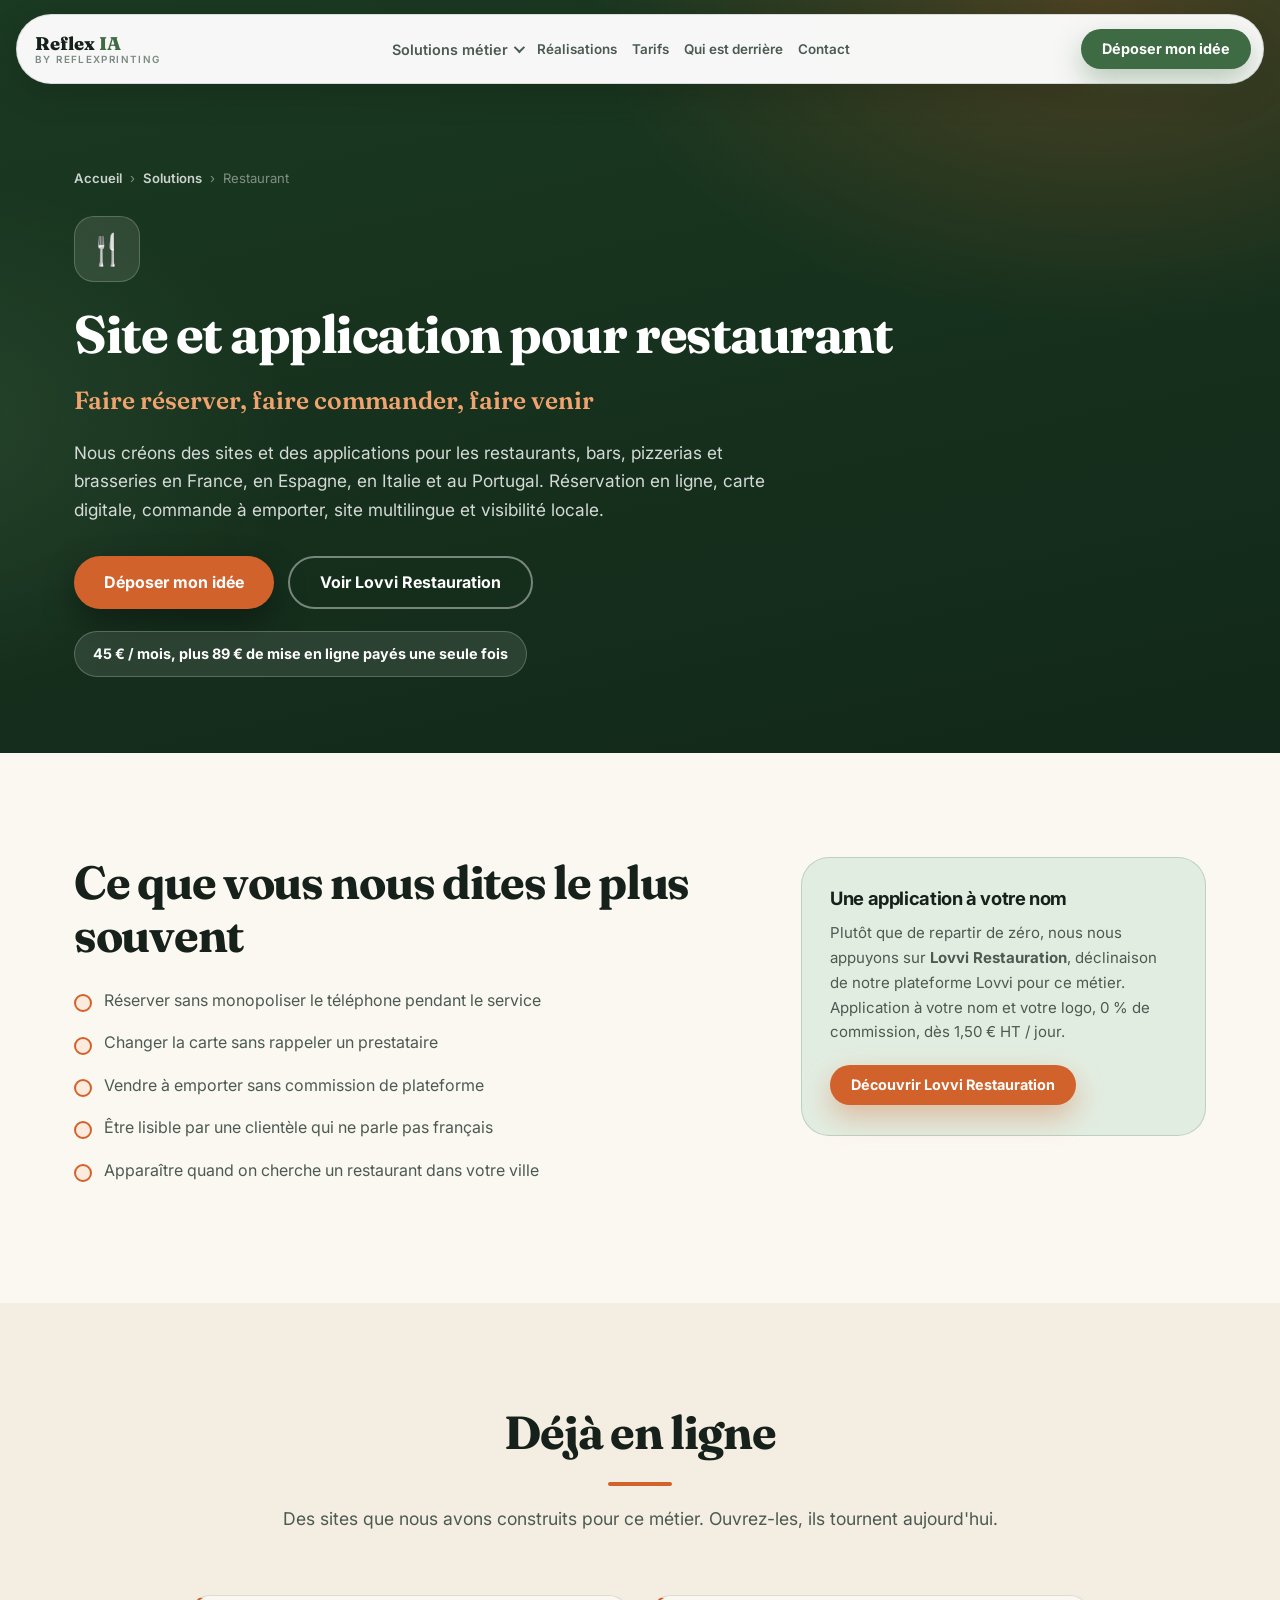
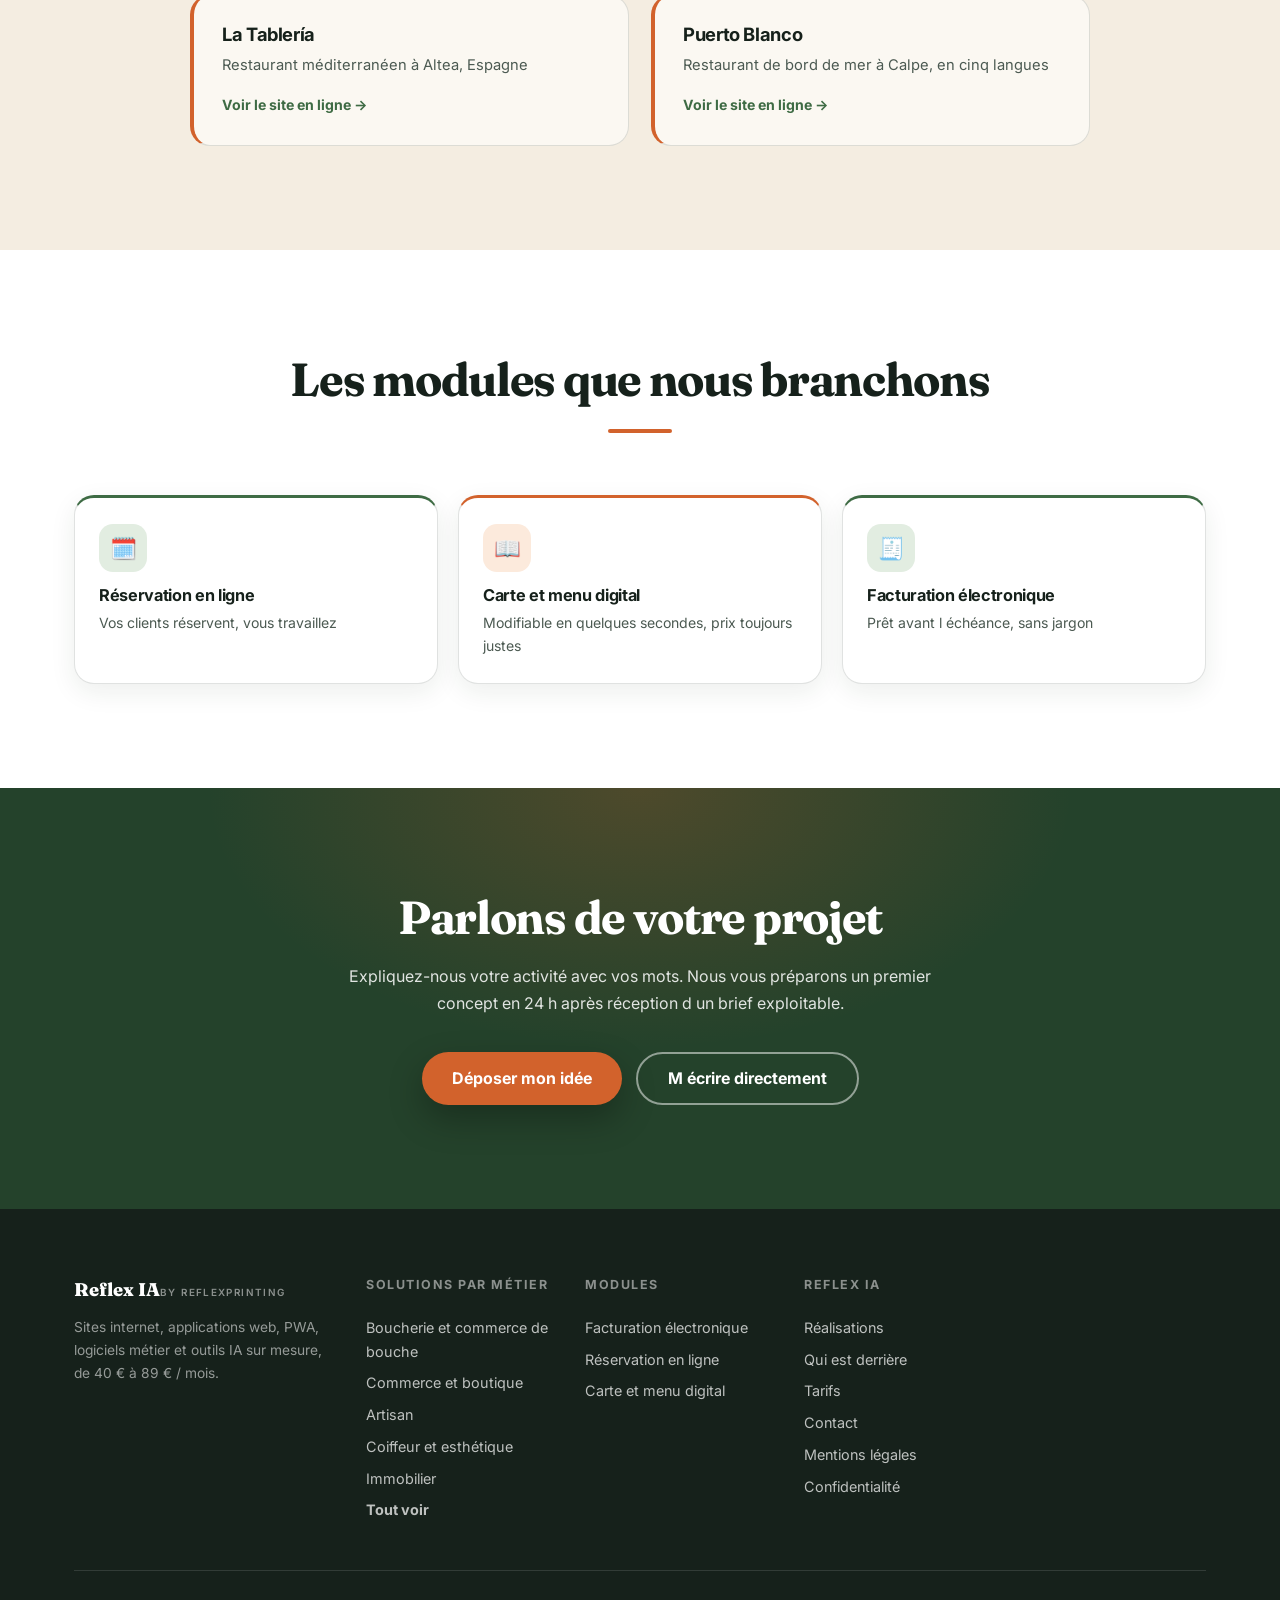
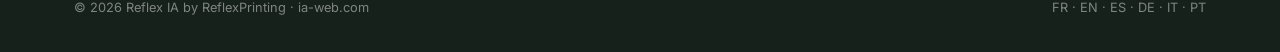
<file: restaurant.html>
<!DOCTYPE html>
<html lang="fr">
<head>
<meta charset="UTF-8">
<meta name="viewport" content="width=device-width, initial-scale=1.0">
<title>Site et application pour restaurant | Reflex IA</title>
<meta name="description" content="Sites et applications pour les restaurants, bars, pizzerias et brasseries en France, en Espagne, en Italie et au Portugal. Réservation en ligne, carte digitale, commande à emporter.">
<link rel="canonical" href="https://ia-web.com/restaurant.html">
<meta name="robots" content="index,follow">
<meta property="og:type" content="article">
<meta property="og:url" content="https://ia-web.com/restaurant.html">
<meta property="og:title" content="Site et application pour restaurant | Reflex IA">
<meta property="og:description" content="Sites et applications pour les restaurants, bars, pizzerias et brasseries en France, en Espagne, en Italie et au Portugal.">
<meta property="og:locale" content="fr_FR">
<link rel="preconnect" href="https://fonts.googleapis.com">
<link rel="preconnect" href="https://fonts.gstatic.com" crossorigin>
<link href="https://fonts.googleapis.com/css2?family=Inter:wght@400;500;600;700;800&family=Fraunces:opsz,wght@9..144,500;9..144,600;9..144,700&display=swap" rel="stylesheet">
<link rel="stylesheet" href="css/styles.css">
<link rel="stylesheet" href="css/pages.css">
</head>
<body class="page-solution">

<header class="header">
  <div class="header-inner">
    <a href="index.html" class="logo" aria-label="Reflex IA, accueil">
      <strong>Reflex <em>IA</em></strong>
      <span>by ReflexPrinting</span>
    </a>
    <nav class="nav" id="nav" aria-label="Navigation principale"></nav>
    <div class="header-actions">
      <a href="index.html#idee" class="btn btn-primary btn-sm">D&eacute;poser mon id&eacute;e</a>
      <button class="burger" id="burger" aria-label="Menu" aria-expanded="false"><span></span><span></span><span></span></button>
    </div>
  </div>
</header>


<section class="page-hero">
  <div class="container">
    <nav class="fil" aria-label="Fil d ariane">
      <a href="index.html">Accueil</a> <span>&rsaquo;</span>
      <a href="solutions.html">Solutions</a> <span>&rsaquo;</span>
      <span class="fil-actuel">Restaurant</span>
    </nav>
    <span class="page-ico" aria-hidden="true">🍴</span>
    <h1>Site et application pour restaurant</h1>
    <p class="page-accroche">Faire r&eacute;server, faire commander, faire venir</p>
    <p class="page-intro">Nous cr&eacute;ons des sites et des applications pour les restaurants, bars, pizzerias et brasseries en France, en Espagne, en Italie et au Portugal. R&eacute;servation en ligne, carte digitale, commande &agrave; emporter, site multilingue et visibilit&eacute; locale.</p>
    <div class="page-cta">
      <a href="index.html#idee" class="btn btn-primary">D&eacute;poser mon id&eacute;e</a>
      <a href="https://lovvi.fr/metiers/food" target="_blank" rel="noopener noreferrer" class="btn btn-ghost">Voir Lovvi Restauration</a>
    </div>
    <p class="page-prix">45 &euro; / mois, plus 89 &euro; de mise en ligne pay&eacute;s une seule fois</p>
  </div>
</section>

<section>
  <div class="container">
    <div class="split-txt">
      <div>
        <h2>Ce que vous nous dites le plus souvent</h2>
        <ul class="besoins">
        <li>R&eacute;server sans monopoliser le t&eacute;l&eacute;phone pendant le service</li>
        <li>Changer la carte sans rappeler un prestataire</li>
        <li>Vendre &agrave; emporter sans commission de plateforme</li>
        <li>&Ecirc;tre lisible par une client&egrave;le qui ne parle pas fran&ccedil;ais</li>
        <li>Appara&icirc;tre quand on cherche un restaurant dans votre ville</li>
        </ul>
      </div>
      <div class="encart">
        <h3>Une application &agrave; votre nom</h3>
        <p>Plut&ocirc;t que de repartir de z&eacute;ro, nous nous appuyons sur <strong>Lovvi Restauration</strong>, d&eacute;clinaison de notre plateforme Lovvi pour ce m&eacute;tier. Application &agrave; votre nom et votre logo, 0 % de commission, d&egrave;s 1,50 &euro; HT / jour.</p>
        <a href="https://lovvi.fr/metiers/food" target="_blank" rel="noopener noreferrer" class="btn btn-terra btn-sm">D&eacute;couvrir Lovvi Restauration</a>
      </div>
    </div>
  </div>
</section>

  <section class="section-refs">
    <div class="container">
      <div class="section-head"><h2>D&eacute;j&agrave; en ligne</h2>
      <p class="section-sub">Des sites que nous avons construits pour ce m&eacute;tier. Ouvrez-les, ils tournent aujourd'hui.</p></div>
      <div class="ref-grid">
      <a class="ref-card" href="https://www.latableria.es/" target="_blank" rel="noopener noreferrer"><h3>La Tabler&iacute;a</h3><p>Restaurant m&eacute;diterran&eacute;en &agrave; Altea, Espagne</p><span class="ref-link">Voir le site en ligne &rarr;</span></a>
      <a class="ref-card" href="https://www.puertoblanco.eu/" target="_blank" rel="noopener noreferrer"><h3>Puerto Blanco</h3><p>Restaurant de bord de mer &agrave; Calpe, en cinq langues</p><span class="ref-link">Voir le site en ligne &rarr;</span></a>
      </div>
    </div>
  </section>

<section class="section-light">
  <div class="container">
    <div class="section-head"><h2>Les modules que nous branchons</h2></div>
    <div class="mod-grid">
      <a class="mod-card" href="reservation-en-ligne.html"><span class="mod-ico">🗓️</span><h3>R&eacute;servation en ligne</h3><p>Vos clients r&eacute;servent, vous travaillez</p></a>
      <a class="mod-card" href="carte-menu-digital.html"><span class="mod-ico">📖</span><h3>Carte et menu digital</h3><p>Modifiable en quelques secondes, prix toujours justes</p></a>
      <a class="mod-card" href="facturation-electronique.html"><span class="mod-ico">🧾</span><h3>Facturation &eacute;lectronique</h3><p>Pr&ecirc;t avant l &eacute;ch&eacute;ance, sans jargon</p></a>
    </div>
  </div>
</section>

<section class="final-cta">
  <div class="container">
    <h2>Parlons de votre projet</h2>
    <p>Expliquez-nous votre activit&eacute; avec vos mots. Nous vous pr&eacute;parons un premier concept en 24 h apr&egrave;s r&eacute;ception d un brief exploitable.</p>
    <div class="final-actions">
      <a href="index.html#idee" class="btn btn-primary">D&eacute;poser mon id&eacute;e</a>
      <a href="mailto:contact@reflexprinting.fr" class="btn btn-ghost">M &eacute;crire directement</a>
    </div>
  </div>
</section>


<footer class="footer">
  <div class="container">
    <div class="footer-grid">
      <div class="footer-brand">
        <a href="index.html" class="logo"><strong>Reflex <em>IA</em></strong><span>by ReflexPrinting</span></a>
        <p>Sites internet, applications web, PWA, logiciels m&eacute;tier et outils IA sur mesure, de 40 &euro; &agrave; 89 &euro; / mois.</p>
      </div>
      <div>
        <h4>Solutions par m&eacute;tier</h4>
        <a href="boucherie-commerce-de-bouche.html">Boucherie et commerce de bouche</a>
        <a href="commerce.html">Commerce et boutique</a>
        <a href="artisan.html">Artisan</a>
        <a href="coiffeur-esthetique.html">Coiffeur et esth&eacute;tique</a>
        <a href="immobilier.html">Immobilier</a>
        <a href="solutions.html"><strong>Tout voir</strong></a>
      </div>
      <div>
        <h4>Modules</h4>
        <a href="facturation-electronique.html">Facturation &eacute;lectronique</a>
        <a href="reservation-en-ligne.html">R&eacute;servation en ligne</a>
        <a href="carte-menu-digital.html">Carte et menu digital</a>
      </div>
      <div>
        <h4>Reflex IA</h4>
        <a href="index.html#realisations">R&eacute;alisations</a>
        <a href="index.html#qui">Qui est derri&egrave;re</a>
        <a href="index.html#tarifs">Tarifs</a>
        <a href="index.html#contact">Contact</a>
        <a href="mentions-legales.html">Mentions l&eacute;gales</a>
        <a href="confidentialite.html">Confidentialit&eacute;</a>
      </div>
    </div>
    <div class="footer-bottom">
      <span>&copy; <span id="year">2026</span> Reflex IA by ReflexPrinting &middot; ia-web.com</span>
      <span>FR &middot; EN &middot; ES &middot; DE &middot; IT &middot; PT</span>
    </div>
  </div>
</footer>

<script src="js/menu.js"></script>
</body>
</html>
</file>
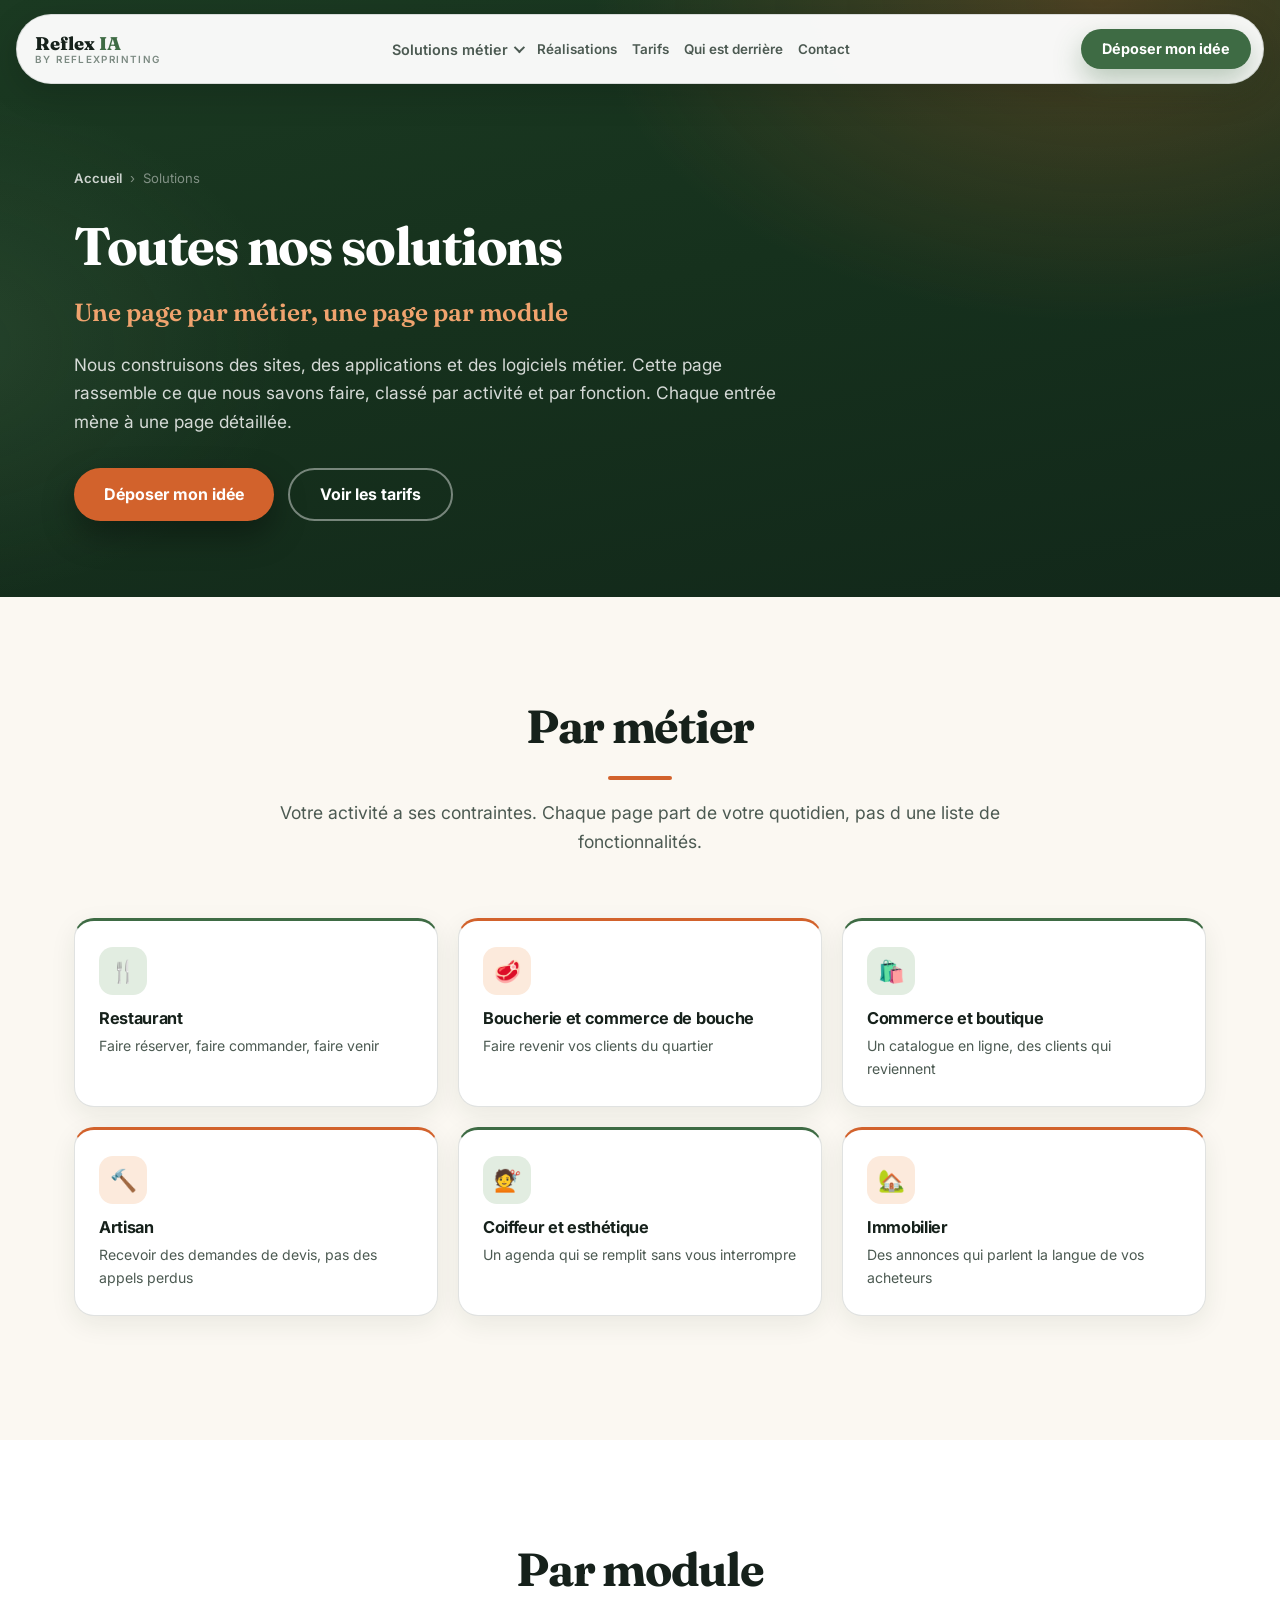
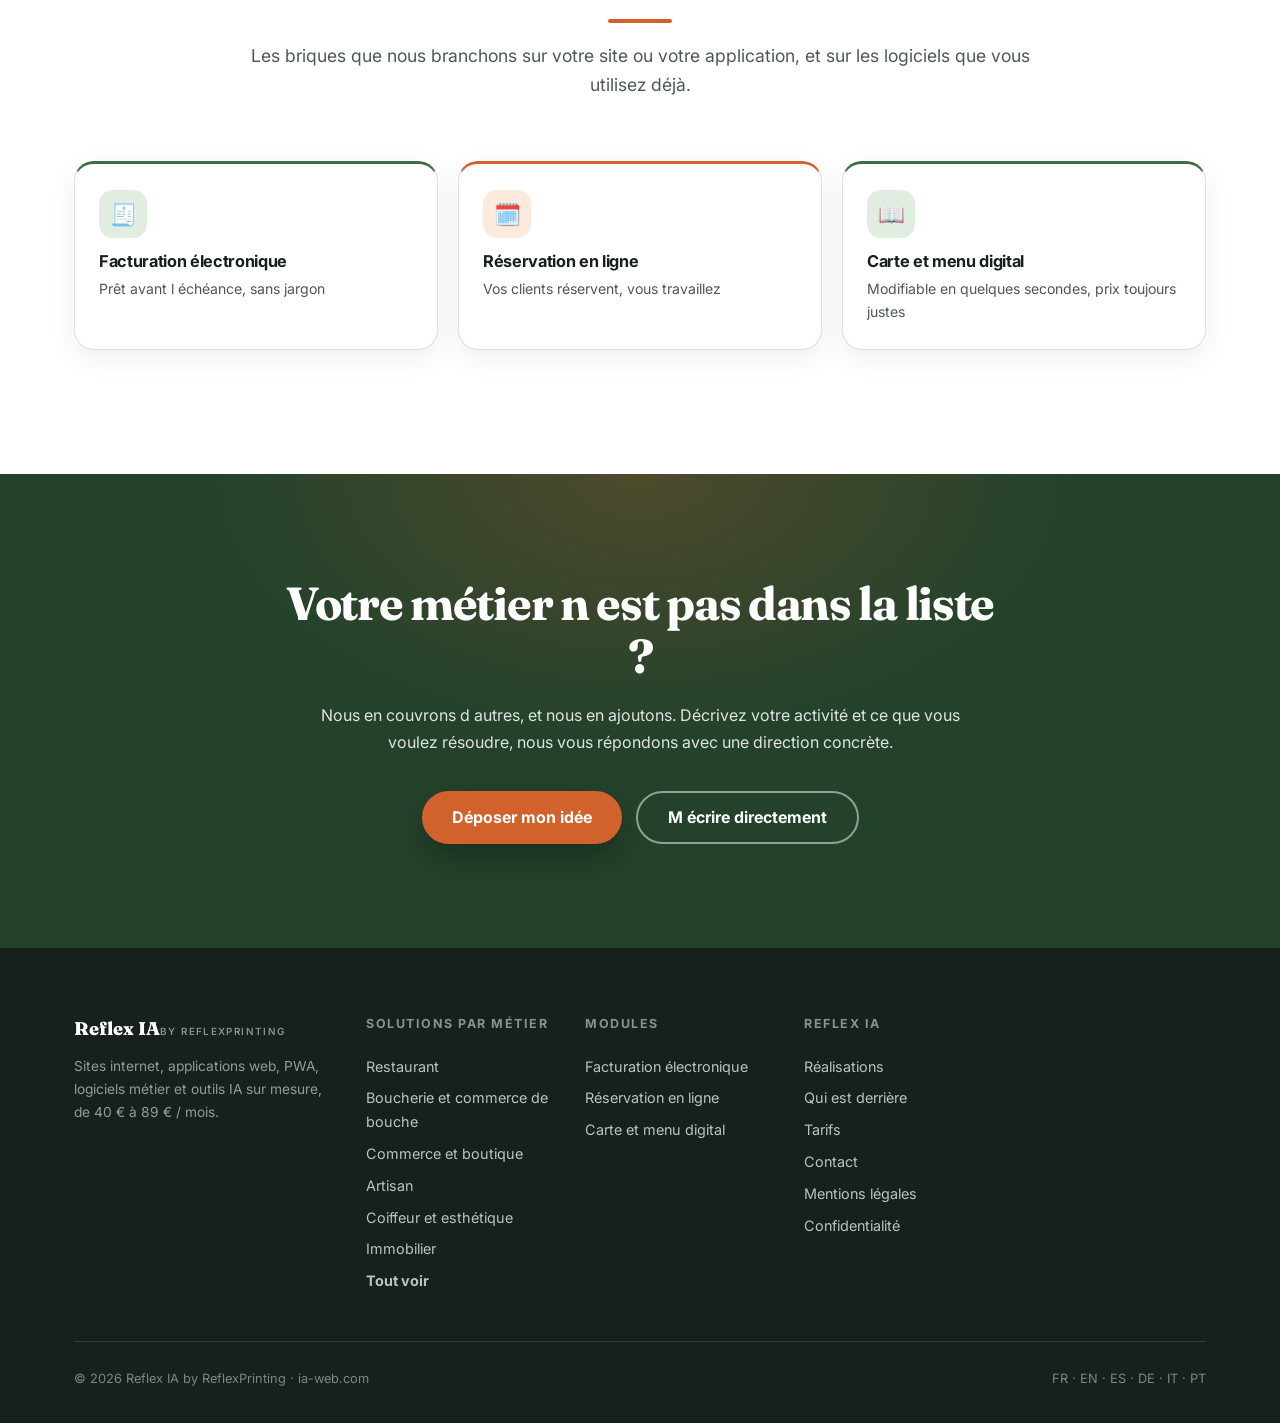
<file: solutions.html>
<!DOCTYPE html>
<html lang="fr">
<head>
<meta charset="UTF-8">
<meta name="viewport" content="width=device-width, initial-scale=1.0">
<title>Toutes nos solutions par metier et par module | Reflex IA</title>
<meta name="description" content="Sites, applications et logiciels metier par activite : restaurant, boucherie, commerce, artisan, coiffeur, immobilier. Et par module : facturation electronique, reservation, carte digitale.">
<link rel="canonical" href="https://ia-web.com/solutions.html">
<meta name="robots" content="index,follow">
<meta property="og:type" content="article">
<meta property="og:url" content="https://ia-web.com/solutions.html">
<meta property="og:title" content="Toutes nos solutions par metier et par module | Reflex IA">
<meta property="og:description" content="Sites, applications et logiciels metier par activite : restaurant, boucherie, commerce, artisan, coiffeur, immobilier. Et par module : facturation electronique, reservation, carte digitale.">
<meta property="og:locale" content="fr_FR">
<link rel="preconnect" href="https://fonts.googleapis.com">
<link rel="preconnect" href="https://fonts.gstatic.com" crossorigin>
<link href="https://fonts.googleapis.com/css2?family=Inter:wght@400;500;600;700;800&family=Fraunces:opsz,wght@9..144,500;9..144,600;9..144,700&display=swap" rel="stylesheet">
<link rel="stylesheet" href="css/styles.css">
<link rel="stylesheet" href="css/pages.css">
</head>
<body class="page-solution">

<header class="header">
  <div class="header-inner">
    <a href="index.html" class="logo" aria-label="Reflex IA, accueil">
      <strong>Reflex <em>IA</em></strong>
      <span>by ReflexPrinting</span>
    </a>
    <nav class="nav" id="nav" aria-label="Navigation principale"></nav>
    <div class="header-actions">
      <a href="index.html#idee" class="btn btn-primary btn-sm">D&eacute;poser mon id&eacute;e</a>
      <button class="burger" id="burger" aria-label="Menu" aria-expanded="false"><span></span><span></span><span></span></button>
    </div>
  </div>
</header>


<section class="page-hero">
  <div class="container">
    <nav class="fil" aria-label="Fil d ariane">
      <a href="index.html">Accueil</a> <span>&rsaquo;</span>
      <span class="fil-actuel">Solutions</span>
    </nav>
    <h1>Toutes nos solutions</h1>
    <p class="page-accroche">Une page par m&eacute;tier, une page par module</p>
    <p class="page-intro">Nous construisons des sites, des applications et des logiciels m&eacute;tier. Cette page rassemble ce que nous savons faire, class&eacute; par activit&eacute; et par fonction. Chaque entr&eacute;e m&egrave;ne &agrave; une page d&eacute;taill&eacute;e.</p>
    <div class="page-cta">
      <a href="index.html#idee" class="btn btn-primary">D&eacute;poser mon id&eacute;e</a>
      <a href="index.html#tarifs" class="btn btn-ghost">Voir les tarifs</a>
    </div>
  </div>
</section>

<section>
  <div class="container">
    <div class="section-head"><h2>Par m&eacute;tier</h2>
    <p class="section-sub">Votre activit&eacute; a ses contraintes. Chaque page part de votre quotidien, pas d une liste de fonctionnalit&eacute;s.</p></div>
    <div class="hub-grid">
      <a class="mod-card" href="restaurant.html"><span class="mod-ico">🍴</span><h3>Restaurant</h3><p>Faire r&eacute;server, faire commander, faire venir</p></a>
      <a class="mod-card" href="boucherie-commerce-de-bouche.html"><span class="mod-ico">🥩</span><h3>Boucherie et commerce de bouche</h3><p>Faire revenir vos clients du quartier</p></a>
      <a class="mod-card" href="commerce.html"><span class="mod-ico">🛍️</span><h3>Commerce et boutique</h3><p>Un catalogue en ligne, des clients qui reviennent</p></a>
      <a class="mod-card" href="artisan.html"><span class="mod-ico">🔨</span><h3>Artisan</h3><p>Recevoir des demandes de devis, pas des appels perdus</p></a>
      <a class="mod-card" href="coiffeur-esthetique.html"><span class="mod-ico">💇</span><h3>Coiffeur et esth&eacute;tique</h3><p>Un agenda qui se remplit sans vous interrompre</p></a>
      <a class="mod-card" href="immobilier.html"><span class="mod-ico">🏡</span><h3>Immobilier</h3><p>Des annonces qui parlent la langue de vos acheteurs</p></a>
    </div>
  </div>
</section>

<section class="section-light">
  <div class="container">
    <div class="section-head"><h2>Par module</h2>
    <p class="section-sub">Les briques que nous branchons sur votre site ou votre application, et sur les logiciels que vous utilisez d&eacute;j&agrave;.</p></div>
    <div class="hub-grid">
      <a class="mod-card" href="facturation-electronique.html"><span class="mod-ico">🧾</span><h3>Facturation &eacute;lectronique</h3><p>Pr&ecirc;t avant l &eacute;ch&eacute;ance, sans jargon</p></a>
      <a class="mod-card" href="reservation-en-ligne.html"><span class="mod-ico">🗓️</span><h3>R&eacute;servation en ligne</h3><p>Vos clients r&eacute;servent, vous travaillez</p></a>
      <a class="mod-card" href="carte-menu-digital.html"><span class="mod-ico">📖</span><h3>Carte et menu digital</h3><p>Modifiable en quelques secondes, prix toujours justes</p></a>
    </div>
  </div>
</section>

<section class="final-cta">
  <div class="container">
    <h2>Votre m&eacute;tier n est pas dans la liste ?</h2>
    <p>Nous en couvrons d autres, et nous en ajoutons. D&eacute;crivez votre activit&eacute; et ce que vous voulez r&eacute;soudre, nous vous r&eacute;pondons avec une direction concr&egrave;te.</p>
    <div class="final-actions">
      <a href="index.html#idee" class="btn btn-primary">D&eacute;poser mon id&eacute;e</a>
      <a href="mailto:contact@reflexprinting.fr" class="btn btn-ghost">M &eacute;crire directement</a>
    </div>
  </div>
</section>


<footer class="footer">
  <div class="container">
    <div class="footer-grid">
      <div class="footer-brand">
        <a href="index.html" class="logo"><strong>Reflex <em>IA</em></strong><span>by ReflexPrinting</span></a>
        <p>Sites internet, applications web, PWA, logiciels m&eacute;tier et outils IA sur mesure, de 40 &euro; &agrave; 89 &euro; / mois.</p>
      </div>
      <div>
        <h4>Solutions par m&eacute;tier</h4>
        <a href="restaurant.html">Restaurant</a>
        <a href="boucherie-commerce-de-bouche.html">Boucherie et commerce de bouche</a>
        <a href="commerce.html">Commerce et boutique</a>
        <a href="artisan.html">Artisan</a>
        <a href="coiffeur-esthetique.html">Coiffeur et esth&eacute;tique</a>
        <a href="immobilier.html">Immobilier</a>
        <a href="solutions.html"><strong>Tout voir</strong></a>
      </div>
      <div>
        <h4>Modules</h4>
        <a href="facturation-electronique.html">Facturation &eacute;lectronique</a>
        <a href="reservation-en-ligne.html">R&eacute;servation en ligne</a>
        <a href="carte-menu-digital.html">Carte et menu digital</a>
      </div>
      <div>
        <h4>Reflex IA</h4>
        <a href="index.html#realisations">R&eacute;alisations</a>
        <a href="index.html#qui">Qui est derri&egrave;re</a>
        <a href="index.html#tarifs">Tarifs</a>
        <a href="index.html#contact">Contact</a>
        <a href="mentions-legales.html">Mentions l&eacute;gales</a>
        <a href="confidentialite.html">Confidentialit&eacute;</a>
      </div>
    </div>
    <div class="footer-bottom">
      <span>&copy; <span id="year">2026</span> Reflex IA by ReflexPrinting &middot; ia-web.com</span>
      <span>FR &middot; EN &middot; ES &middot; DE &middot; IT &middot; PT</span>
    </div>
  </div>
</footer>

<script src="js/menu.js"></script>
</body>
</html>
</file>
<file: css/styles.css>
/* ============================================================
   REFLEX IA · ia-web.com · Charte graphique 2026 « Clair, humain, contrasté »
   Palette : Crème #FBF8F2 · Encre #16211B · Olive #3E6B44
             Vert profond #16311D · Terracotta #D2622C · Blanc #FFFFFF
   ============================================================ */

:root{
  /* Fonds */
  --cream:#FBF8F2;
  --cream-2:#F4EDE1;
  --white:#FFFFFF;
  --grey:#F6F4F0;

  /* Encre */
  --ink:#16211B;
  --ink-soft:#4C5A52;
  --ink-mute:#7C8A82;

  /* Accents saturés */
  --olive:#3E6B44;
  --olive-dark:#2B4C31;
  --olive-deep:#16311D;
  --olive-mid:#24422B;
  --olive-light:#7FA97E;
  --olive-soft:#E2EDE1;
  --terra:#D2622C;
  --terra-dark:#AE4A1B;
  --terra-light:#F0A36E;
  --terra-soft:#FCEADC;

  /* Alias de compatibilité (styles inline de l'ancien HTML) */
  --blue:#3E6B44;
  --violet:#D2622C;
  --cyan:#3E6B44;
  --night:#16211B;
  --night-2:#F4EDE1;
  --red:#D2622C;

  /* Traits & effets */
  --line:rgba(22,33,27,.13);
  --line-dark:rgba(22,33,27,.13);
  --line-strong:rgba(22,33,27,.24);
  --glass:var(--white);
  --glass-strong:var(--white);
  --grad-ia:linear-gradient(120deg,#4F6F52,#7A9B6E);
  --grad-cta:linear-gradient(120deg,#4F6F52,#3B5540);

  --radius:20px;
  --radius-lg:28px;
  --shadow:0 22px 55px rgba(22,49,29,.13);
  --shadow-soft:0 8px 26px rgba(22,49,29,.08);
  --shadow-lift:0 34px 80px rgba(22,49,29,.22);
  --font:'Inter','Segoe UI',system-ui,-apple-system,sans-serif;
  --font-display:'Fraunces','Georgia',serif;
  --maxw:1180px;
}

*{margin:0;padding:0;box-sizing:border-box}
html{scroll-behavior:smooth;-webkit-text-size-adjust:100%;scroll-padding-top:110px}
body{
  font-family:var(--font);
  background:var(--cream);
  color:var(--ink);
  line-height:1.65;
  overflow-x:hidden;
  -webkit-font-smoothing:antialiased;
}
img,svg{max-width:100%;display:block}
a{color:inherit;text-decoration:none}
ul{list-style:none}
.container{max-width:var(--maxw);margin:0 auto;padding:0 24px}
section{padding:104px 0;position:relative}
.section-light{background:var(--white)}
.section-cream{background:var(--cream-2)}

/* ---------- Typo ---------- */
h1,h2,h3{line-height:1.14;letter-spacing:-.02em;color:var(--ink)}
h1,h2{font-family:var(--font-display);font-weight:700;letter-spacing:-.028em}
h3{font-weight:700;font-size:1.15rem}
h1{font-size:clamp(2.25rem,4.9vw,3.85rem)}
h2{font-size:clamp(1.9rem,3.9vw,2.9rem)}
.section-head{text-align:center;max-width:780px;margin:0 auto 62px}
.section-sub{margin-top:18px;font-size:1.1rem;color:var(--ink-soft)}
/* Filet terracotta sous chaque titre de section */
.section-head h2::after{
  content:"";display:block;width:64px;height:4px;border-radius:99px;
  background:var(--terra);margin:22px auto 0;
}
.kicker{
  display:inline-block;font-size:.76rem;font-weight:700;letter-spacing:.16em;
  text-transform:uppercase;margin-bottom:16px;color:var(--olive);
  -webkit-text-fill-color:var(--olive);
}
.grad-text{color:var(--olive)}

/* ---------- Boutons ---------- */
.btn{
  display:inline-flex;align-items:center;justify-content:center;gap:9px;
  padding:15px 30px;border-radius:999px;font-weight:700;font-size:1rem;
  border:none;cursor:pointer;transition:transform .2s,box-shadow .2s,background .2s,color .2s;
  font-family:var(--font);white-space:nowrap;line-height:1.2;
}
.btn-primary{background:var(--olive);color:#fff;box-shadow:0 12px 28px rgba(62,107,68,.34)}
.btn-primary:hover{background:var(--olive-dark);transform:translateY(-2px);box-shadow:0 18px 40px rgba(62,107,68,.42)}
.btn-ghost{background:transparent;color:var(--ink);border:2px solid var(--line-strong);font-weight:700}
.btn-ghost:hover{border-color:var(--olive);color:var(--olive);background:var(--olive-soft)}
.btn-dark{background:var(--ink);color:#fff}
.btn-dark:hover{transform:translateY(-2px);box-shadow:var(--shadow-soft)}
.btn-terra{background:var(--terra);color:#fff;box-shadow:0 12px 28px rgba(210,98,44,.36)}
.btn-terra:hover{background:var(--terra-dark);transform:translateY(-2px)}
.btn-red{background:var(--terra);color:#fff}
.btn-sm{padding:11px 21px;font-size:.9rem}
.section-light .btn-ghost{color:var(--ink);border-color:var(--line-strong)}

/* ---------- Header (pilule flottante) ---------- */
.header{
  position:fixed;top:14px;left:0;right:0;z-index:100;
  background:transparent;border:none;transition:top .3s;padding:0 16px;
}
.header-inner{
  display:flex;align-items:center;justify-content:space-between;gap:16px;
  height:70px;max-width:1260px;margin:0 auto;padding:0 12px 0 22px;
  background:rgba(255,255,255,.92);
  backdrop-filter:blur(16px);-webkit-backdrop-filter:blur(16px);
  border:1px solid var(--line);border-radius:999px;
  box-shadow:0 8px 30px rgba(31,42,36,.08);
}
.logo{display:flex;flex-direction:column;line-height:1.15}
.logo strong{font-size:1.3rem;font-weight:800;font-family:var(--font-display);color:var(--ink)}
.logo strong em{font-style:normal;color:var(--olive)}
.logo span{font-size:.62rem;letter-spacing:.14em;text-transform:uppercase;color:var(--ink-mute);font-weight:600}
.nav{display:flex;align-items:center;gap:19px;min-width:0;flex-wrap:nowrap}
.nav a{font-size:.9rem;font-weight:600;color:var(--ink-soft);transition:color .2s;white-space:nowrap}
.nav a:hover{color:var(--olive)}
.header-actions{display:flex;align-items:center;gap:10px}
.lang-switch{display:flex;gap:2px;background:var(--cream-2);border:1px solid var(--line);border-radius:999px;padding:3px}
.lang-switch button{
  border:none;background:transparent;color:var(--ink-soft);font-weight:700;font-size:.7rem;
  padding:6px 7px;border-radius:999px;cursor:pointer;font-family:var(--font);transition:.2s;
}
.lang-switch button.active{background:var(--olive);color:#fff}
.burger{display:none;border:none;background:transparent;cursor:pointer;width:42px;height:42px;position:relative;z-index:120}
.burger span{display:block;width:23px;height:2.4px;background:var(--ink);margin:5px auto;border-radius:3px;transition:.3s}
.burger.open span:nth-child(1){transform:translateY(7.4px) rotate(45deg)}
.burger.open span:nth-child(2){opacity:0}
.burger.open span:nth-child(3){transform:translateY(-7.4px) rotate(-45deg)}

/* ---------- Hero ---------- */
.hero{
  padding:172px 0 104px;
  background:
    radial-gradient(820px 520px at 86% 2%,rgba(210,98,44,.20),transparent 64%),
    radial-gradient(700px 460px at -4% 34%,rgba(62,107,68,.20),transparent 60%),
    linear-gradient(180deg,#F7F0E4 0%,var(--cream) 62%);
  overflow:hidden;
}
.hero-grid{display:grid;grid-template-columns:1.05fr .95fr;gap:56px;align-items:center}
.hero h1 span{color:var(--terra)}
.hero-sub{margin:22px 0 28px;font-size:1.15rem;color:var(--ink-soft);max-width:560px}
.badges{display:flex;flex-wrap:wrap;gap:9px;margin-bottom:32px}
.badge{
  font-size:.79rem;font-weight:600;padding:8px 15px;border-radius:999px;
  background:var(--white);border:1px solid var(--line);color:var(--ink);
  display:inline-flex;align-items:center;gap:7px;box-shadow:0 3px 10px rgba(22,49,29,.07);
}
.badge::before{content:"";width:7px;height:7px;border-radius:50%;background:var(--olive)}
.badge:nth-child(2n)::before{background:var(--terra)}
.hero-cta{display:flex;flex-wrap:wrap;gap:14px}
.hero-note{margin-top:18px;font-size:.84rem;color:var(--ink-mute)}

/* Visuel hero : photo + cartes flottantes */
.hero-visual{position:relative;min-height:500px}
.hero-photo{
  width:100%;height:500px;object-fit:cover;border-radius:var(--radius-lg);
  box-shadow:var(--shadow-lift);
}
.mock{
  position:absolute;background:rgba(255,255,255,.96);border:1px solid var(--line);
  border-radius:var(--radius);backdrop-filter:blur(10px);box-shadow:var(--shadow);
  overflow:hidden;animation:float 7s ease-in-out infinite;
}
.mock-browser{width:70%;top:-18px;left:-34px;padding:0 0 16px}
.mock-bar{display:flex;gap:6px;padding:11px 14px;border-bottom:1px solid var(--line)}
.mock-bar i{width:9px;height:9px;border-radius:50%;background:rgba(31,42,36,.12)}
.mock-bar i:first-child{background:var(--terra)}
.mock-body{padding:16px}
.skel{height:10px;border-radius:6px;background:rgba(31,42,36,.08);margin-bottom:10px}
.skel.w60{width:60%}.skel.w80{width:80%}.skel.w40{width:40%}
.skel.hl{background:var(--olive);opacity:.9;height:13px}
.mock-phone{display:none}
.price-chip{
  display:inline-block;font-weight:800;font-size:.9rem;padding:6px 12px;border-radius:10px;
  background:var(--olive-soft);border:1px solid rgba(79,111,82,.22);color:var(--olive-dark);margin:4px 4px 4px 0;
}
.mock-card{width:52%;right:-30px;bottom:56px;padding:18px;animation-delay:2.2s}
.mock-card .ia-dot{display:flex;align-items:center;gap:9px;font-size:.8rem;font-weight:700;color:var(--terra);margin-bottom:10px}
.mock-card .ia-dot::before{content:"";width:9px;height:9px;border-radius:50%;background:var(--terra);animation:pulse 2s infinite}
.mock-notif{
  width:64%;left:-26px;bottom:-16px;padding:13px 16px;display:flex;gap:10px;align-items:center;
  font-size:.8rem;animation-delay:3s;color:var(--ink-soft);
}
.mock-notif b{color:var(--olive)}
@keyframes float{0%,100%{transform:translateY(0)}50%{transform:translateY(-11px)}}
@keyframes pulse{0%,100%{opacity:1}50%{opacity:.35}}

/* ---------- Form (Déposez votre idée) ---------- */
.idea-section{background:var(--cream-2)}
.idea-wrap{display:grid;grid-template-columns:.85fr 1.15fr;gap:54px;align-items:start}
.idea-aside h2{margin-bottom:18px}
.idea-aside p{color:var(--ink-soft);margin-bottom:26px}
.idea-points li{display:flex;gap:12px;margin-bottom:14px;font-size:.96rem;color:var(--ink)}
.idea-points li::before{content:"✓";color:var(--olive);font-weight:800}
.idea-photo{margin-top:30px;border-radius:var(--radius);width:100%;height:230px;object-fit:cover;box-shadow:var(--shadow-soft)}
.form-card{
  background:var(--white);border:1px solid var(--line);border-radius:var(--radius-lg);
  padding:38px;box-shadow:var(--shadow);
}
.form-grid{display:grid;grid-template-columns:1fr 1fr;gap:16px}
.form-field{display:flex;flex-direction:column;gap:7px}
.form-field.full{grid-column:1/-1}
.form-field label{font-size:.82rem;font-weight:700;color:var(--ink-soft)}
.form-field input,.form-field select,.form-field textarea{
  background:var(--cream);border:1.5px solid var(--line);border-radius:12px;
  padding:13px 15px;color:var(--ink);font-family:var(--font);font-size:.95rem;
  transition:border .2s,background .2s;width:100%;
}
.form-field input:focus,.form-field select:focus,.form-field textarea:focus{outline:none;border-color:var(--olive);background:var(--white)}
.form-field textarea{min-height:120px;resize:vertical}
.form-field select option{color:var(--ink);background:var(--white)}
.form-consent{display:flex;gap:10px;align-items:flex-start;font-size:.8rem;color:var(--ink-soft);grid-column:1/-1}
.form-consent input{width:auto;margin-top:3px;accent-color:var(--olive)}
.form-submit{grid-column:1/-1;display:flex;flex-wrap:wrap;gap:12px;align-items:center;margin-top:6px}
.form-success{
  display:none;grid-column:1/-1;padding:16px 18px;border-radius:12px;font-weight:600;
  background:var(--olive-soft);border:1px solid rgba(79,111,82,.3);color:var(--olive-dark);
}
.form-success.visible{display:block}

/* ---------- Cards génériques ---------- */
.cards{display:grid;grid-template-columns:repeat(3,1fr);gap:22px}
.cards-2{grid-template-columns:repeat(2,1fr)}
.card{
  background:var(--white);border:1px solid var(--line);border-radius:var(--radius);
  padding:32px;transition:transform .25s,box-shadow .25s,border-color .25s;box-shadow:var(--shadow-soft);
}
.card:hover{transform:translateY(-5px);border-color:rgba(79,111,82,.35);box-shadow:var(--shadow)}
.card .num{
  width:42px;height:42px;border-radius:12px;display:flex;align-items:center;justify-content:center;
  font-weight:800;font-size:1.05rem;background:var(--olive);color:#fff;margin-bottom:18px;
}
.card h3{margin-bottom:10px}
.card p{font-size:.93rem;color:var(--ink-soft)}
.section-light .card{background:var(--cream);border:1px solid var(--line)}
.section-light .card p{color:var(--ink-soft)}
.section-light .card:hover{border-color:var(--olive)}
.card{border-top:3px solid transparent}
.card:nth-child(3n+1){border-top-color:var(--olive)}
.card:nth-child(3n+2){border-top-color:var(--terra)}
.card:nth-child(3n+3){border-top-color:var(--olive-light)}
.card .icon{
  font-size:1.5rem;margin-bottom:16px;width:54px;height:54px;border-radius:16px;
  display:flex;align-items:center;justify-content:center;background:var(--olive-soft);
}
.card:nth-child(3n+2) .icon{background:var(--terra-soft)}

/* ---------- Pricing ---------- */
.pricing{background:var(--white)}
.price-grid{display:grid;grid-template-columns:repeat(4,1fr);gap:20px;align-items:stretch}
.price-card{
  min-width:0;
  background:var(--cream);border:1px solid var(--line);border-radius:var(--radius-lg);
  padding:36px 28px;display:flex;flex-direction:column;box-shadow:var(--shadow-soft);
  transition:transform .25s,box-shadow .25s;position:relative;
}
.price-card:hover{transform:translateY(-6px);box-shadow:var(--shadow)}
.price-card.featured{
  border:none;background:var(--olive-mid);color:#fff;transform:scale(1.03);
  box-shadow:0 26px 60px rgba(22,49,29,.30);
}
.price-card.featured:hover{transform:scale(1.03) translateY(-6px)}
.price-card.featured .price-name{color:var(--terra-light)}
.price-card.featured .price-amount{color:#fff}
.price-card.featured .price-amount small,
.price-card.featured .price-for{color:rgba(255,255,255,.78)}
.price-card.featured .price-list li{color:rgba(255,255,255,.94)}
.price-card.featured .price-list li::before{color:var(--terra-light)}
.price-card.featured .price-tag{background:var(--terra)}
.price-card.featured .btn-primary{background:var(--terra)}
.price-card.featured .btn-primary:hover{background:var(--terra-dark)}
.price-card.resto{border:2px solid var(--terra);background:var(--terra-soft)}
.price-tag{position:absolute;top:-14px;left:50%;transform:translateX(-50%);
  background:var(--olive);color:#fff;font-size:.7rem;font-weight:800;
  padding:6px 16px;border-radius:999px;letter-spacing:.06em;text-transform:uppercase;white-space:nowrap}
.price-card.resto .price-tag{background:var(--terra)}
.price-name{font-size:1.02rem;font-weight:800;color:var(--olive)}
.price-card.resto .price-name{color:var(--terra-dark)}
.price-amount{margin:12px 0 4px;font-size:2.7rem;font-weight:700;letter-spacing:-.03em;font-family:var(--font-display);color:var(--ink)}
.price-amount small{font-size:.95rem;font-weight:600;color:var(--ink-soft);font-family:var(--font)}
.price-setup{font-size:.8rem;font-weight:700;color:var(--terra-dark);margin-bottom:8px}
.price-for{font-size:.89rem;color:var(--ink-soft);margin-bottom:20px;min-height:42px}
.price-list{flex:1;margin-bottom:24px}
.price-card .btn{white-space:normal;text-align:center;padding-left:18px;padding-right:18px}
.price-list li{display:flex;gap:10px;font-size:.9rem;padding:6px 0;color:var(--ink);min-width:0}
.price-list li::before{content:"✓";color:var(--olive);font-weight:800;flex-shrink:0}
.price-card.resto .price-list li::before{color:var(--terra)}
.price-note{max-width:840px;margin:36px auto 0;text-align:center;font-size:.85rem;color:var(--ink-soft)}

/* ---------- Section Restaurants ---------- */
.resto-section{
  background:
    radial-gradient(820px 460px at 92% 8%,rgba(210,98,44,.16),transparent 62%),
    #FBEFE2;
}
.resto-wrap{display:grid;grid-template-columns:1.05fr .95fr;gap:56px;align-items:center}
.resto-photo{width:100%;height:480px;object-fit:cover;border-radius:var(--radius-lg);box-shadow:var(--shadow-lift)}
.resto-flags{display:flex;flex-wrap:wrap;gap:10px;margin:22px 0 26px}
.resto-flag{
  display:inline-flex;align-items:center;gap:8px;font-size:.88rem;font-weight:700;color:var(--ink);
  background:var(--white);border:1px solid var(--line);border-radius:999px;padding:9px 16px;box-shadow:var(--shadow-soft);
}
.resto-list li{position:relative;padding-left:24px;margin-bottom:13px;font-size:.97rem;color:var(--ink-soft)}
.resto-list li::before{content:"";position:absolute;left:2px;top:.62em;width:8px;height:8px;border-radius:50%;background:var(--terra)}
.resto-list li b{color:var(--ink)}
.resto-price{
  display:flex;flex-wrap:wrap;align-items:baseline;gap:10px 18px;margin:28px 0 24px;
  background:var(--white);border:1px solid var(--line);border-radius:var(--radius);padding:22px 26px;box-shadow:var(--shadow-soft);
}
.resto-price strong{font-family:var(--font-display);font-size:2.4rem;font-weight:700;color:var(--terra-dark);line-height:1;display:inline-block}
.resto-price>div:first-child{white-space:nowrap}
.resto-price span{font-size:.92rem;color:var(--ink-soft)}
.resto-cta{display:flex;flex-wrap:wrap;gap:13px}

/* ---------- Timeline 8 jours ---------- */
.timeline{display:grid;grid-template-columns:repeat(6,1fr);gap:14px;margin-top:10px}
.tl-step{
  background:var(--white)!important;border:1px solid var(--line)!important;border-radius:var(--radius);
  padding:24px 16px;text-align:center;box-shadow:var(--shadow-soft);
}
.tl-step{border-top:3px solid var(--olive)!important}
.tl-step:nth-child(2n){border-top-color:var(--terra)!important}
.tl-step b{display:block;font-size:.74rem;letter-spacing:.12em;text-transform:uppercase;
  color:var(--olive);margin-bottom:8px}
.tl-step span{font-size:.86rem;color:var(--ink-soft)!important}
.legal-note{margin-top:28px;text-align:center;font-size:.84rem;color:var(--ink-mute);max-width:740px;margin-left:auto;margin-right:auto}
.section-light .legal-note{color:var(--ink-mute)}

/* ---------- Apps à louer ---------- */
.apps-grid{display:grid;grid-template-columns:repeat(3,1fr);gap:22px}
.app-card{
  background:var(--white);border:1px solid var(--line);border-radius:var(--radius-lg);
  padding:30px;display:flex;flex-direction:column;box-shadow:var(--shadow-soft);
  transition:transform .25s,box-shadow .25s;
}
.app-card:hover{transform:translateY(-5px);box-shadow:var(--shadow)}
.app-head{display:flex;align-items:center;gap:14px;margin-bottom:14px}
.app-ico{width:52px;height:52px;border-radius:15px;display:flex;align-items:center;justify-content:center;
  font-size:1.45rem;background:var(--olive-soft);border:1px solid rgba(62,107,68,.20);flex-shrink:0}
.app-card:nth-child(2n) .app-ico{background:var(--terra-soft);border-color:rgba(210,98,44,.24)}
.app-card h3{font-size:1.08rem}
.app-for{font-size:.8rem;color:var(--ink-soft)}
.app-feats{flex:1;margin:8px 0 18px}
.app-feats li{font-size:.88rem;padding:4px 0;color:var(--ink-soft);display:flex;gap:8px}
.app-feats li::before{content:"•";color:var(--terra);font-weight:800}
.app-price{font-weight:800;color:var(--olive);margin-bottom:16px;font-size:.95rem}
.app-actions{display:flex;gap:10px;flex-wrap:wrap}
.apps-key{
  margin-top:40px;text-align:center;font-weight:700;font-size:1.04rem;max-width:780px;
  margin-left:auto;margin-right:auto;padding:24px 30px;border-radius:var(--radius);
  background:var(--white);border:1px solid var(--line);box-shadow:var(--shadow-soft);color:var(--ink);
}
.apps-key a{color:var(--olive);font-weight:800}

/* ---------- Apps Lovvi (grille métiers) ---------- */
.lovvi-grid{display:grid;grid-template-columns:repeat(5,1fr);gap:16px;margin-top:8px}
.lovvi-card{
  position:relative;display:block;text-decoration:none;color:inherit;
  background:var(--white);border:1px solid var(--line);border-radius:var(--radius);
  padding:24px 16px;text-align:center;box-shadow:var(--shadow-soft);
  transition:transform .22s,box-shadow .22s;
}
.lovvi-card:hover{transform:translateY(-4px);box-shadow:var(--shadow);border-color:var(--olive)}
.lovvi-card .icon{font-size:1.7rem;margin:0 auto 8px}
.lovvi-card h3{font-size:.9rem;margin-bottom:5px;color:var(--ink)}
.lovvi-card p{font-size:.74rem;color:var(--ink-soft);margin-bottom:10px;min-height:2.4em}
.lovvi-tag{font-size:.72rem;font-weight:800;color:var(--olive)}
.lovvi-badge{
  position:absolute;top:10px;right:10px;font-size:.58rem;font-weight:700;
  padding:3px 9px;border-radius:999px;background:var(--terra-soft);color:var(--terra-dark);
}

/* ---------- Réalisations ---------- */
.proof-grid{display:grid;grid-template-columns:repeat(3,1fr);gap:22px;margin-bottom:30px}
.proof-card{
  background:var(--white);border:1px solid var(--line);border-radius:var(--radius-lg);
  padding:32px;display:flex;flex-direction:column;box-shadow:var(--shadow-soft);
  transition:transform .22s,box-shadow .22s;
}
.proof-card:hover{transform:translateY(-4px);box-shadow:var(--shadow)}
.proof-logo{font-weight:800;font-size:1.3rem;margin-bottom:6px;color:var(--ink);font-family:var(--font-display)}
.proof-logo small{display:block;font-size:.72rem;letter-spacing:.12em;text-transform:uppercase;color:var(--ink-mute);font-weight:600;font-family:var(--font)}
.proof-tags{display:flex;flex-wrap:wrap;gap:7px;margin:16px 0}
.proof-tags span{font-size:.72rem;font-weight:700;padding:4px 11px;border-radius:999px;background:var(--olive-soft);border:1px solid rgba(79,111,82,.2);color:var(--olive-dark)}
.proof-card p{font-size:.92rem;color:var(--ink-soft);flex:1}
.proof-msg{margin-top:16px;font-size:.88rem;font-weight:700;color:var(--olive)}
.proof-link{display:inline-block;margin-top:10px;font-size:.84rem;font-weight:700;color:var(--terra-dark);text-decoration:none}
.proof-link:hover{text-decoration:underline}
.portfolio-tags{display:flex;flex-wrap:wrap;gap:10px;justify-content:center;margin:8px 0 34px}
.portfolio-tags span{font-size:.85rem;font-weight:700;padding:9px 18px;border-radius:999px;background:var(--olive-soft);border:1px solid rgba(62,107,68,.20);color:var(--olive-dark)}

/* ---------- Écosystème ---------- */
.eco-grid{display:grid;grid-template-columns:repeat(4,1fr);gap:22px}
.eco-card{
  display:flex;flex-direction:column;text-decoration:none;color:inherit;
  background:var(--white);border:1px solid var(--line);border-radius:var(--radius-lg);
  padding:32px;transition:transform .22s,box-shadow .22s;box-shadow:var(--shadow-soft);
}
.eco-card:hover{transform:translateY(-5px);box-shadow:var(--shadow)}
.eco-card{border-top:4px solid var(--olive)}
.eco-card:nth-child(2n){border-top-color:var(--terra)}
.eco-logo{font-weight:800;font-size:1.35rem;margin-bottom:6px;font-family:var(--font-display);color:var(--ink)}
.eco-tag{font-size:.74rem;letter-spacing:.1em;text-transform:uppercase;color:var(--olive);font-weight:700;margin-bottom:14px}
.eco-card p:not(.eco-tag){font-size:.92rem;color:var(--ink-soft);flex:1;margin-bottom:16px}
.eco-cta{font-weight:700;color:var(--terra-dark);font-size:.92rem}

/* ---------- IA utile ---------- */
.ia-band{
  background:
    radial-gradient(760px 420px at 8% 100%,rgba(210,98,44,.18),transparent 62%),
    var(--olive-deep);
}
.ia-band h2{color:#fff}
.ia-band .section-sub{color:rgba(255,255,255,.80)}
.ia-band .kicker{color:var(--terra-light);-webkit-text-fill-color:var(--terra-light)}
.ia-band .section-photo{box-shadow:0 30px 70px rgba(0,0,0,.35)}
.ia-band .btn-primary{background:var(--terra)}
.ia-band .btn-primary:hover{background:var(--terra-dark)}
.ia-band .legal-note,.tech-section .legal-note{color:rgba(255,255,255,.55)}
.ia-grid{display:grid;grid-template-columns:repeat(3,1fr);gap:14px;margin-bottom:36px}
.ia-item{
  background:rgba(255,255,255,.07);border:1px solid rgba(255,255,255,.16);border-radius:14px;padding:17px 19px;
  font-size:.92rem;font-weight:600;display:flex;align-items:center;gap:11px;color:#fff;
}
.ia-item::before{content:"◆";color:var(--terra-light);font-size:.75rem}
.ia-motto{text-align:center;font-size:clamp(1.3rem,2.8vw,1.9rem);font-weight:700;max-width:760px;margin:0 auto;font-family:var(--font-display);color:#fff}
.ia-motto span{color:var(--terra-light)}

/* ---------- Métiers ---------- */
.metiers-grid{display:grid;grid-template-columns:repeat(5,1fr);gap:16px}
.metier-card{
  background:var(--cream);border:1px solid var(--line);border-radius:var(--radius);
  padding:24px 18px;text-align:center;box-shadow:var(--shadow-soft);transition:transform .22s,box-shadow .22s;
}
.metier-card:hover{transform:translateY(-4px);box-shadow:var(--shadow)}
.metier-card .icon{
  font-size:1.6rem;margin:0 auto 12px;width:56px;height:56px;border-radius:50%;
  display:flex;align-items:center;justify-content:center;background:var(--olive-soft);
}
.metier-card:nth-child(2n) .icon{background:var(--terra-soft)}
.metier-card:hover{border-color:var(--olive)}
.metier-card h3{font-size:.96rem;margin-bottom:6px}
.metier-card p{font-size:.76rem;color:var(--ink-soft)}

/* ---------- Bande photo humaine ---------- */
.human-band{
  display:grid;grid-template-columns:repeat(3,1fr);gap:18px;margin-top:56px;
}
.human-band figure{position:relative;border-radius:var(--radius);overflow:hidden;box-shadow:var(--shadow-soft)}
.human-band img{width:100%;height:280px;object-fit:cover;transition:transform .5s}
.human-band figure:hover img{transform:scale(1.05)}
.human-band figcaption{
  position:absolute;left:0;right:0;bottom:0;padding:16px 18px;color:#fff;font-weight:700;font-size:.92rem;
  background:linear-gradient(to top,rgba(31,42,36,.82),transparent);
}

/* ---------- Méthode ---------- */
.method-grid{display:grid;grid-template-columns:repeat(4,1fr);gap:18px;counter-reset:step}
.method-step{
  background:var(--white);border:1px solid var(--line);border-radius:var(--radius);padding:28px 24px;
  box-shadow:var(--shadow-soft);
}
.method-step b{display:flex;align-items:center;gap:10px;margin-bottom:8px;font-size:1rem;color:var(--ink)}
.method-step b::before{
  counter-increment:step;content:counter(step);
  width:30px;height:30px;border-radius:9px;display:inline-flex;align-items:center;justify-content:center;
  background:var(--olive);color:#fff;font-size:.85rem;font-weight:800;flex-shrink:0;
}
.method-step span{font-size:.87rem;color:var(--ink-soft)}
.method-quote{margin-top:48px;text-align:center;font-size:clamp(1.1rem,2.4vw,1.5rem);font-weight:700;font-family:var(--font-display);color:var(--ink)}
.method-quote span{color:var(--olive)}

/* ---------- FAQ ---------- */
.faq-list{max-width:840px;margin:0 auto}
.faq-item{border:1px solid var(--line);border-left:4px solid var(--olive);border-radius:var(--radius);background:var(--cream);margin-bottom:14px;overflow:hidden;box-shadow:var(--shadow-soft)}
.faq-item.open{border-left-color:var(--terra)}
.faq-q{
  width:100%;display:flex;justify-content:space-between;align-items:center;gap:14px;
  padding:21px 26px;background:none;border:none;cursor:pointer;text-align:left;
  font-family:var(--font);font-size:1rem;font-weight:700;color:var(--ink);
}
.faq-q::after{content:"+";font-size:1.5rem;font-weight:400;color:var(--olive);transition:transform .25s;flex-shrink:0}
.faq-item.open .faq-q::after{transform:rotate(45deg)}
.faq-a{max-height:0;overflow:hidden;transition:max-height .35s ease}
.faq-a p{padding:0 26px 22px;font-size:.94rem;color:var(--ink-soft)}

/* ---------- CTA final ---------- */
.final-cta{
  background:
    radial-gradient(700px 420px at 50% 0%,rgba(210,98,44,.24),transparent 62%),
    var(--olive-mid);
  text-align:center;color:#fff;
}
.final-cta .section-head h2::after,.final-cta h2::after{background:var(--terra-light)}
.final-cta h2{max-width:740px;margin:0 auto 18px;color:#fff}
.final-cta .kicker{color:rgba(255,255,255,.85);-webkit-text-fill-color:rgba(255,255,255,.85)}
.final-cta p{max-width:640px;margin:0 auto 36px;color:rgba(255,255,255,.86)}
.final-cta .btn-primary{background:var(--terra);color:#fff;box-shadow:0 14px 34px rgba(0,0,0,.28)}
.final-cta .btn-primary:hover{background:var(--terra-dark)}
.final-cta .btn-ghost{color:#fff;border-color:rgba(255,255,255,.5)}
.final-cta .btn-ghost:hover{color:#fff;border-color:#fff;background:rgba(255,255,255,.1)}
.final-actions{display:flex;flex-wrap:wrap;gap:14px;justify-content:center}
.btn-wa{background:#25D366;color:#073b1d}
.btn-wa:hover{transform:translateY(-2px)}

/* ---------- Footer ---------- */
.footer{background:var(--ink);color:rgba(255,255,255,.72);border-top:none;padding:66px 0 34px;font-size:.9rem}
.footer-grid{display:grid;grid-template-columns:1.4fr 1fr 1fr 1fr 1fr;gap:36px;margin-bottom:44px}
.footer h4{font-size:.78rem;letter-spacing:.12em;text-transform:uppercase;color:rgba(255,255,255,.5);margin-bottom:16px}
.footer a{color:rgba(255,255,255,.72);display:block;padding:4px 0;transition:color .2s}
.footer a:hover{color:#fff}
.footer .logo strong,.footer .logo strong em{color:#fff}
.footer .logo span{color:rgba(255,255,255,.5)}
.footer-brand p{color:rgba(255,255,255,.55);margin-top:12px;max-width:310px;font-size:.86rem}
.footer-bottom{
  border-top:1px solid rgba(255,255,255,.12);padding-top:26px;display:flex;flex-wrap:wrap;gap:14px;
  justify-content:space-between;align-items:center;color:rgba(255,255,255,.45);font-size:.8rem;
}


/* ---------- Galerie de sites réalisés ---------- */
.site-grid{display:grid;grid-template-columns:repeat(3,1fr);gap:24px}
.site-card{
  display:flex;flex-direction:column;background:var(--white);border:1px solid var(--line);
  border-radius:var(--radius-lg);overflow:hidden;box-shadow:var(--shadow-soft);
  transition:transform .25s,box-shadow .25s;text-decoration:none;color:inherit;
}
.site-card{border-top:4px solid var(--olive)}
.site-card:nth-child(2n){border-top-color:var(--terra)}
.site-card:hover{transform:translateY(-6px);box-shadow:var(--shadow-lift)}
.site-shot{
  width:100%;aspect-ratio:16/10;object-fit:cover;object-position:top center;
  background:var(--cream-2);border-bottom:1px solid var(--line);display:block;
}
.site-body{padding:22px 24px 24px;display:flex;flex-direction:column;flex:1}
.site-body h3{font-size:1.06rem;margin-bottom:3px}
.site-sector{font-size:.74rem;font-weight:700;letter-spacing:.09em;text-transform:uppercase;color:var(--terra-dark);margin-bottom:12px}
.site-body p{font-size:.9rem;color:var(--ink-soft);flex:1;margin-bottom:14px}
.site-tags{display:flex;flex-wrap:wrap;gap:6px;margin-bottom:14px}
.site-tags span{font-size:.7rem;font-weight:700;padding:4px 10px;border-radius:999px;background:var(--olive-soft);color:var(--olive-dark);border:1px solid rgba(62,107,68,.18)}
.site-link{font-size:.85rem;font-weight:700;color:var(--olive)}
.site-card:hover .site-link{color:var(--terra-dark)}

/* ---------- Section technique / intégrations ---------- */
.tech-section{
  background:
    radial-gradient(900px 500px at 90% 0%,rgba(210,98,44,.16),transparent 60%),
    var(--olive-deep);
}
.tech-section h2,.tech-section h3{color:#fff}
.tech-section .section-sub,.tech-section p{color:rgba(255,255,255,.80)}
.tech-section .kicker{color:var(--terra-light);-webkit-text-fill-color:var(--terra-light)}
.tech-section .btn-primary{background:var(--terra);box-shadow:0 12px 30px rgba(0,0,0,.30)}
.tech-section .btn-primary:hover{background:var(--terra-dark)}
.tech-section .btn-ghost{color:#fff;border-color:rgba(255,255,255,.42)}
.tech-section .btn-ghost:hover{background:rgba(255,255,255,.12);border-color:#fff;color:#fff}
.tech-section .tech-item{
  background:rgba(255,255,255,.055);border:1px solid rgba(255,255,255,.14);box-shadow:none;
}
.tech-section .tech-item:hover{background:rgba(255,255,255,.10);border-color:var(--terra-light);transform:translateY(-4px)}
.tech-section .tech-item p{color:rgba(255,255,255,.68)}
.tech-section .facture-box{background:#fff;border-color:var(--terra)}
.tech-section .facture-box h3{color:var(--ink)}
.tech-section .facture-box p{color:var(--ink-soft)}
.tech-lead{display:grid;grid-template-columns:1.05fr .95fr;gap:56px;align-items:center;margin-bottom:60px}
.tech-photo{width:100%;height:420px;object-fit:cover;border-radius:var(--radius-lg);box-shadow:var(--shadow-lift)}
.tech-grid{display:grid;grid-template-columns:repeat(4,1fr);gap:16px}
.tech-item{
  background:var(--white);border:1px solid var(--line);border-radius:var(--radius);
  padding:22px 20px;box-shadow:var(--shadow-soft);transition:transform .22s,box-shadow .22s;
}
.tech-item:hover{transform:translateY(-4px);box-shadow:var(--shadow)}
.tech-item .icon{font-size:1.5rem;display:block;margin-bottom:10px}
.tech-item h3{font-size:.95rem;margin-bottom:6px}
.tech-item p{font-size:.8rem;color:var(--ink-soft)}
.facture-box{
  margin-top:40px;background:var(--white);border:2px solid var(--terra);
  border-radius:var(--radius-lg);padding:34px 38px;box-shadow:var(--shadow-soft);
  display:grid;grid-template-columns:1fr auto;gap:32px;align-items:center;
}
.facture-box h3{font-size:1.25rem;margin-bottom:10px;font-family:var(--font-display);font-weight:600}
.facture-box p{font-size:.94rem;color:var(--ink-soft);max-width:660px}
.facture-dates{display:flex;gap:12px;flex-wrap:wrap;margin-top:16px}
.facture-dates span{
  font-size:.78rem;font-weight:700;padding:8px 14px;border-radius:999px;
  background:var(--terra-soft);color:var(--terra-dark);border:1px solid rgba(196,112,63,.25);
}

/* ---------- Photo d'illustration de section ---------- */
.section-photo{
  width:100%;height:400px;object-fit:cover;border-radius:var(--radius-lg);
  box-shadow:var(--shadow);margin-bottom:52px;
}
.split{display:grid;grid-template-columns:1fr 1fr;gap:52px;align-items:center}
.split-photo{width:100%;height:400px;object-fit:cover;border-radius:var(--radius-lg);box-shadow:var(--shadow-lift)}
.split h2{margin-bottom:16px}
.split p{color:var(--ink-soft)}


/* ---------- Ligne de contact directe ---------- */
.contact-line{margin-top:26px;font-size:.98rem;color:rgba(255,255,255,.86)}
.contact-line a{color:#fff;font-weight:700;text-decoration:underline;text-underline-offset:3px}

/* ---------- Note honnete sur les visuels ---------- */
.footer-note{
  flex-basis:100%;order:3;margin-top:18px;padding-top:18px;
  border-top:1px solid rgba(255,255,255,.10);
  font-size:.76rem;line-height:1.6;color:rgba(255,255,255,.40);max-width:820px;
}

/* ---------- Liste a puces editoriale (hors carte) ---------- */
.split .resto-list li{padding-left:26px;margin-bottom:20px}
.split .resto-list li b{display:block;color:var(--ink);font-size:1rem;margin-bottom:2px}
.split .resto-list li span{font-size:.94rem}

/* ---------- Reveal animations ---------- */
.reveal{opacity:0;transform:translateY(26px);transition:opacity .7s ease,transform .7s ease}
.reveal.in{opacity:1;transform:none}
@media (prefers-reduced-motion:reduce){
  .reveal{opacity:1;transform:none;transition:none}
  .mock{animation:none}
}

/* ============================================================
   RESPONSIVE
   ============================================================ */
/* Écosystème et FAQ restent accessibles depuis le pied de page et le menu mobile */
@media (min-width:761px){
  .nav a[href="#ecosysteme"],.nav a[href="#faq"],.nav a[href="#technique"]{display:none}
}
@media (max-width:1300px){
  .header-inner{padding:0 12px 0 18px}
  .nav{gap:15px}
  .nav a{font-size:.84rem}
  .logo strong{font-size:1.15rem}
}
@media (max-width:1280px){
  .nav a[href="#realisations"]{display:none}
}
@media (max-width:1140px){
  .nav a[href="#apps"]{display:none}
}
@media (max-width:1000px){
  .nav a[href="#solutions"]{display:none}
}
@media (max-width:900px) and (min-width:761px){
  .header-actions .btn{display:none}
}
@media (max-width:1240px){
  .price-grid{grid-template-columns:repeat(2,1fr);max-width:800px;margin:0 auto}
  .price-card.featured{transform:none}
  .price-card.featured:hover{transform:translateY(-6px)}
}
@media (max-width:1024px){
  .cards,.apps-grid,.proof-grid,.ia-grid,.eco-grid,.human-band,.site-grid{grid-template-columns:repeat(2,1fr)}
  .tech-grid{grid-template-columns:repeat(2,1fr)}
  .tech-lead,.split{grid-template-columns:1fr;gap:44px}
  .tech-photo,.split-photo{height:320px}
  .facture-box{grid-template-columns:1fr;padding:28px 26px}
  .metiers-grid,.lovvi-grid{grid-template-columns:repeat(3,1fr)}
  .method-grid{grid-template-columns:repeat(2,1fr)}
  .timeline{grid-template-columns:repeat(3,1fr)}
  .hero-grid,.resto-wrap{grid-template-columns:1fr;gap:56px}
  .hero-visual{min-height:400px;max-width:560px;margin:0 auto;width:100%}
  .hero-photo{height:400px}
  .resto-photo{height:360px}
  .idea-wrap{grid-template-columns:1fr}
  .footer-grid{grid-template-columns:repeat(2,1fr)}
}
@media (max-width:760px){
  section{padding:72px 0}
  .section-head h2::after{margin-top:18px;width:52px;height:3px}
  .hero-photo{box-shadow:var(--shadow)}
  .hero{padding:132px 0 80px}
  .header{top:8px}
  .header-inner{height:62px;padding:0 10px 0 18px;margin:0 12px}
  .nav{
    position:fixed;inset:0;background:rgba(250,247,242,.98);backdrop-filter:blur(20px);
    flex-direction:column;justify-content:center;gap:28px;
    opacity:0;pointer-events:none;transition:opacity .3s;z-index:110;
  }
  .nav.open{opacity:1;pointer-events:auto}
  .nav a{display:block!important}
  .nav a{font-size:1.25rem;color:var(--ink)}
  .burger{display:block}
  .header-actions .btn{display:none}
  .cards,.cards-2,.apps-grid,.proof-grid,.ia-grid,.method-grid,.eco-grid,.price-grid,.human-band,.site-grid,.tech-grid{grid-template-columns:1fr}
  .section-photo{height:220px;margin-bottom:36px}
  .tech-photo,.split-photo{height:240px}
  .price-grid{max-width:460px;margin:0 auto}
  .metiers-grid,.lovvi-grid{grid-template-columns:repeat(2,1fr)}
  .timeline{grid-template-columns:repeat(2,1fr)}
  .form-grid{grid-template-columns:1fr}
  .form-card{padding:26px 20px}
  .btn{white-space:normal;text-align:center}
  .lang-switch button{padding:6px 7px;font-size:.68rem}
  .header-actions{gap:6px}
  .logo strong{font-size:1.08rem}
  .hero-cta,.final-actions,.resto-cta,.app-actions,.form-submit{flex-direction:column;align-items:stretch}
  .hero-cta .btn,.final-actions .btn,.resto-cta .btn{width:100%;justify-content:center}
  .footer-grid{grid-template-columns:1fr}
  .hero-photo{height:320px}
  .mock-browser{width:74%;left:-10px;top:-10px}
  .mock-card{width:58%;right:-8px}
  .mock-notif{width:72%;left:-8px}
  .resto-price strong{font-size:2rem}
}

@media (max-width:400px){
  .lang-switch button{padding:5px 5px;font-size:.64rem}
  .burger{width:36px}
}
</file>
<file: css/pages.css>
/* ============================================================
   REFLEX IA : pages du catalogue (metiers et modules)
   S appuie sur les variables de css/styles.css
   ============================================================ */

/* ---------- Menu deroulant du catalogue ---------- */
.nav-drop{position:relative}
.nav-drop>button{
  background:none;border:none;cursor:pointer;font-family:var(--font);
  font-size:.9rem;font-weight:600;color:var(--ink-soft);display:inline-flex;align-items:center;gap:6px;
  padding:0;transition:color .2s;
}
.nav-drop>button::after{content:"";width:6px;height:6px;border-right:2px solid currentColor;border-bottom:2px solid currentColor;transform:rotate(45deg) translateY(-2px);transition:transform .25s}
.nav-drop>button:hover,.nav-drop.open>button{color:var(--olive)}
.nav-drop.open>button::after{transform:rotate(-135deg) translateY(-2px)}
.mega{
  position:absolute;top:calc(100% + 18px);left:50%;transform:translateX(-50%) translateY(-8px);
  background:var(--white);border:1px solid var(--line);border-radius:var(--radius-lg);
  box-shadow:var(--shadow-lift);padding:26px 28px;width:min(760px,92vw);
  display:grid;grid-template-columns:1fr 1fr;gap:26px 34px;
  opacity:0;pointer-events:none;transition:opacity .2s,transform .2s;z-index:130;
}
.nav-drop.open .mega{opacity:1;pointer-events:auto;transform:translateX(-50%) translateY(0)}
.mega h4{
  font-size:.7rem;letter-spacing:.14em;text-transform:uppercase;color:var(--terra-dark);
  margin-bottom:12px;font-weight:800;
}
.mega a{
  display:flex;align-items:center;gap:10px;padding:7px 0;font-size:.9rem;
  color:var(--ink-soft);font-weight:600;transition:color .18s;
}
.mega a:hover{color:var(--olive)}
.mega a i{font-style:normal;font-size:1.05rem;width:22px;text-align:center;flex-shrink:0}
.mega .mega-tout{margin-top:10px;color:var(--olive);font-weight:800}

/* ---------- Pages du catalogue ---------- */
.page-solution .header-inner{background:rgba(255,255,255,.96)}
.page-hero{
  padding:168px 0 76px;
  background:
    radial-gradient(760px 460px at 88% 0%,rgba(210,98,44,.18),transparent 62%),
    radial-gradient(640px 420px at -4% 40%,rgba(62,107,68,.16),transparent 58%),
    linear-gradient(180deg,#F7F0E4 0%,var(--cream) 66%);
}
.fil{font-size:.82rem;color:var(--ink-mute);margin-bottom:26px;display:flex;flex-wrap:wrap;gap:8px;align-items:center}
.fil a{color:var(--ink-soft);font-weight:600}
.fil a:hover{color:var(--olive);text-decoration:underline}
.fil-actuel{color:var(--ink-mute)}
.page-ico{
  font-size:1.9rem;width:66px;height:66px;border-radius:20px;background:var(--white);
  border:1px solid var(--line);box-shadow:var(--shadow-soft);
  display:flex;align-items:center;justify-content:center;margin-bottom:22px;
}
.page-hero h1{font-size:clamp(2rem,4.4vw,3.3rem);max-width:840px}
.page-accroche{
  font-family:var(--font-display);font-size:clamp(1.15rem,2.2vw,1.55rem);font-weight:600;
  color:var(--terra-dark);margin-top:16px;
}
.page-intro{margin-top:18px;font-size:1.08rem;color:var(--ink-soft);max-width:720px}
.page-cta{display:flex;flex-wrap:wrap;gap:14px;margin-top:32px}
.page-prix{
  margin-top:22px;display:inline-block;font-size:.9rem;font-weight:700;color:var(--olive-dark);
  background:var(--olive-soft);border:1px solid rgba(62,107,68,.22);border-radius:999px;padding:10px 18px;
}

.split-txt{display:grid;grid-template-columns:1.25fr .75fr;gap:52px;align-items:start}
.split-txt h2{margin-bottom:24px}
.besoins li{
  position:relative;padding-left:30px;margin-bottom:16px;font-size:1rem;color:var(--ink-soft);
}
.besoins li::before{
  content:"";position:absolute;left:0;top:.45em;width:14px;height:14px;border-radius:50%;
  background:var(--terra-soft);border:2px solid var(--terra);
}
.encart{
  background:var(--olive-soft);border:1px solid rgba(62,107,68,.22);border-radius:var(--radius-lg);
  padding:30px 28px;position:sticky;top:110px;
}
.encart h3{margin-bottom:12px}
.encart p{font-size:.94rem;color:var(--ink-soft);margin-bottom:20px}
.source{margin-top:22px;font-size:.84rem;color:var(--ink-mute);font-style:italic}
.muted{color:var(--ink-mute);font-size:.94rem}

.mod-grid{display:grid;grid-template-columns:repeat(3,1fr);gap:20px}
.mod-card{
  display:block;background:var(--white);border:1px solid var(--line);border-top:3px solid var(--olive);
  border-radius:var(--radius);padding:26px 24px;box-shadow:var(--shadow-soft);
  transition:transform .22s,box-shadow .22s,border-color .22s;color:inherit;
}
.mod-card:nth-child(2n){border-top-color:var(--terra)}
.mod-card:hover{transform:translateY(-4px);box-shadow:var(--shadow)}
.mod-ico{
  font-size:1.35rem;width:48px;height:48px;border-radius:14px;background:var(--olive-soft);
  display:flex;align-items:center;justify-content:center;margin-bottom:14px;
}
.mod-card:nth-child(2n) .mod-ico{background:var(--terra-soft)}
.mod-card h3{font-size:1.02rem;margin-bottom:6px}
.mod-card p{font-size:.88rem;color:var(--ink-soft)}

.ref-grid{display:grid;grid-template-columns:repeat(2,1fr);gap:22px;max-width:900px;margin:0 auto}
.ref-card{
  display:block;background:var(--cream);border:1px solid var(--line);border-left:4px solid var(--terra);
  border-radius:var(--radius);padding:28px;color:inherit;transition:transform .22s,box-shadow .22s;
}
.ref-card:hover{transform:translateY(-4px);box-shadow:var(--shadow)}
.ref-card h3{margin-bottom:8px}
.ref-card p{font-size:.92rem;color:var(--ink-soft);margin-bottom:14px}
.ref-link{font-size:.88rem;font-weight:700;color:var(--olive)}

/* ---------- Page sommaire des solutions ---------- */
.hub-grid{display:grid;grid-template-columns:repeat(3,1fr);gap:20px;margin-bottom:20px}

@media (max-width:1024px){
  .split-txt{grid-template-columns:1fr;gap:38px}
  .encart{position:static}
  .mod-grid,.hub-grid{grid-template-columns:repeat(2,1fr)}
  .mega{grid-template-columns:1fr}
}
@media (max-width:760px){
  .page-hero{padding:126px 0 60px}
  .mod-grid,.hub-grid,.ref-grid{grid-template-columns:1fr}
  .page-cta{flex-direction:column;align-items:stretch}
  .page-cta .btn{width:100%;justify-content:center}
  .nav-drop{width:100%}
  .nav-drop>button{font-size:1.25rem;color:var(--ink);justify-content:center;width:100%}
  .mega{
    position:static;transform:none;opacity:1;pointer-events:auto;width:100%;
    box-shadow:none;border:none;background:transparent;padding:14px 0 0;max-height:46vh;overflow:auto;
  }
  .nav-drop:not(.open) .mega{display:none}
  .mega a{font-size:1rem;justify-content:center}
  .mega h4{text-align:center}
}

/* Section references : fond creme pour ne pas coller a la section blanche suivante */
.section-refs{background:var(--cream-2)}

/* ---------- Correctif barre de navigation ----------
   L entree du catalogue s ajoute a un menu deja charge : on empeche les
   retours a la ligne et on masque les liens que le menu deroulant reprend. */
.nav-drop>button{white-space:nowrap}
@media (min-width:761px){
  .logo strong,.logo span{white-space:nowrap}
  .nav a[href="#solutions"],.nav a[href="#restaurants"]{display:none}
}
@media (max-width:1200px) and (min-width:761px){
  .nav a[href="#apps"]{display:none}
}
@media (max-width:400px){
  .logo strong{font-size:1rem}
  .logo span{display:none}
  .header-inner{gap:8px;padding:0 8px 0 14px}
  .header-actions{gap:4px}
  .lang-switch{gap:0;padding:2px}
  .lang-switch button{padding:5px 4px;font-size:.6rem}
}

/* ---------- Correctif majeur : debordement du hero sur mobile ----------
   Une piste de grille "1fr" prend pour minimum la largeur mini de son contenu.
   Ici elle gonflait a 480 px sur un ecran de 360 px : le texte etait coupe a
   droite, sans barre de defilement, masque par overflow-x:hidden du body.
   min-width:0 sur les enfants force les pistes a respecter l ecran, sans
   toucher au nombre de colonnes. */
.hero-grid>*,.resto-wrap>*,.tech-lead>*,.idea-wrap>*,.split>*,.split-txt>*,
.cards>*,.price-grid>*,.apps-grid>*,.proof-grid>*,.eco-grid>*,.site-grid>*,
.tech-grid>*,.metiers-grid>*,.lovvi-grid>*,.ia-grid>*,.timeline>*,
.human-band>*,.mod-grid>*,.hub-grid>*,.ref-grid>*,.footer-grid>*,.form-grid>*{
  min-width:0;
}
.hero-photo,.resto-photo,.tech-photo,.split-photo,.section-photo,
.site-shot,.founder-photo img,.human-band img{max-width:100%}

/* ============================================================
   HERO SOMBRE
   Le haut de page manquait d impact en creme clair. Il passe en aplat
   vert profond, comme les sections Technique et IA, pour donner le ton
   des la premiere seconde.
   ============================================================ */
.hero{
  background:
    radial-gradient(880px 560px at 84% 0%,rgba(210,98,44,.30),transparent 62%),
    radial-gradient(700px 480px at -6% 62%,rgba(127,169,126,.16),transparent 58%),
    linear-gradient(168deg,#1B3A22 0%,var(--olive-deep) 46%,#12281A 100%);
}
.hero h1{color:#fff}
.hero h1 span{color:var(--terra-light)}
.hero-sub{color:rgba(255,255,255,.82)}
.hero-note{color:rgba(255,255,255,.52)}
.hero .badge{
  background:rgba(255,255,255,.09);border:1px solid rgba(255,255,255,.20);
  color:rgba(255,255,255,.94);box-shadow:none;
}
.hero .badge::before{background:var(--olive-light)}
.hero .badge:nth-child(2n)::before{background:var(--terra-light)}
.hero .btn-ghost{color:#fff;border-color:rgba(255,255,255,.42)}
.hero .btn-ghost:hover{background:rgba(255,255,255,.12);border-color:#fff;color:#fff}
.hero .btn-primary{background:var(--terra);box-shadow:0 14px 32px rgba(0,0,0,.34)}
.hero .btn-primary:hover{background:var(--terra-dark)}
.hero-photo{box-shadow:0 34px 80px rgba(0,0,0,.45)}
.hero .mock{box-shadow:0 22px 55px rgba(0,0,0,.38)}

/* Le bandeau blanc du menu se detache mieux sur fond sombre */
.header-inner{box-shadow:0 10px 34px rgba(0,0,0,.16)}

/* Meme traitement sur les pages du catalogue */
.page-hero{
  background:
    radial-gradient(820px 520px at 86% 0%,rgba(210,98,44,.28),transparent 62%),
    radial-gradient(640px 440px at -6% 58%,rgba(127,169,126,.14),transparent 58%),
    linear-gradient(168deg,#1B3A22 0%,var(--olive-deep) 48%,#12281A 100%);
}
.page-hero h1{color:#fff}
.page-accroche{color:var(--terra-light)}
.page-intro{color:rgba(255,255,255,.82)}
.fil{color:rgba(255,255,255,.45)}
.fil a{color:rgba(255,255,255,.78)}
.fil a:hover{color:#fff}
.fil-actuel{color:rgba(255,255,255,.45)}
.page-ico{background:rgba(255,255,255,.10);border-color:rgba(255,255,255,.20);box-shadow:none}
.page-prix{
  background:rgba(255,255,255,.10);border-color:rgba(255,255,255,.22);color:#fff;
}
.page-hero .btn-primary{background:var(--terra);box-shadow:0 14px 32px rgba(0,0,0,.34)}
.page-hero .btn-primary:hover{background:var(--terra-dark)}
.page-hero .btn-ghost{color:#fff;border-color:rgba(255,255,255,.42)}
.page-hero .btn-ghost:hover{background:rgba(255,255,255,.12);border-color:#fff;color:#fff}

/* ============================================================
   CARROUSEL DES REALISATIONS
   La grille .site-grid devient une piste a defilement horizontal.
   Sans JavaScript elle reste une grille lisible.
   ============================================================ */
.carrousel{position:relative;margin:0 -8px}
.carrousel-piste{
  display:grid!important;
  grid-auto-flow:column;
  grid-auto-columns:calc((100% - 48px) / 3);
  grid-template-columns:none!important;
  gap:24px;
  overflow-x:auto;
  scroll-snap-type:x mandatory;
  scroll-behavior:smooth;
  padding:8px;
  scrollbar-width:none;
  cursor:grab;
}
.carrousel-piste::-webkit-scrollbar{display:none}
.carrousel-piste.saisi{cursor:grabbing;scroll-behavior:auto}
.carrousel-piste>*{scroll-snap-align:start}
.carrousel-piste .site-card:hover{transform:translateY(-4px)}

.carrousel-barre{
  display:flex;align-items:center;justify-content:center;gap:20px;margin-top:30px;
}
.carrousel-fleche{
  width:48px;height:48px;border-radius:50%;flex-shrink:0;
  border:2px solid var(--line-strong);background:var(--white);color:var(--ink);
  font-size:1.15rem;line-height:1;cursor:pointer;transition:.2s;
  display:flex;align-items:center;justify-content:center;
}
.carrousel-fleche:hover:not(:disabled){background:var(--olive);border-color:var(--olive);color:#fff}
.carrousel-fleche:disabled{opacity:.3;cursor:default}
.carrousel-points{display:flex;gap:8px;align-items:center}
.carrousel-point{
  width:9px;height:9px;border-radius:50%;border:none;padding:0;cursor:pointer;
  background:var(--line-strong);transition:.25s;
}
.carrousel-point.actif{background:var(--terra);width:26px;border-radius:99px}

@media (max-width:1024px){
  .carrousel-piste{grid-auto-columns:calc((100% - 24px) / 2)}
}
@media (max-width:760px){
  .carrousel-piste{grid-auto-columns:88%;gap:16px}
  .carrousel-barre{gap:14px;margin-top:24px}
  .carrousel-fleche{width:44px;height:44px}
}
@media (prefers-reduced-motion:reduce){
  .carrousel-piste{scroll-behavior:auto}
}
</file>
